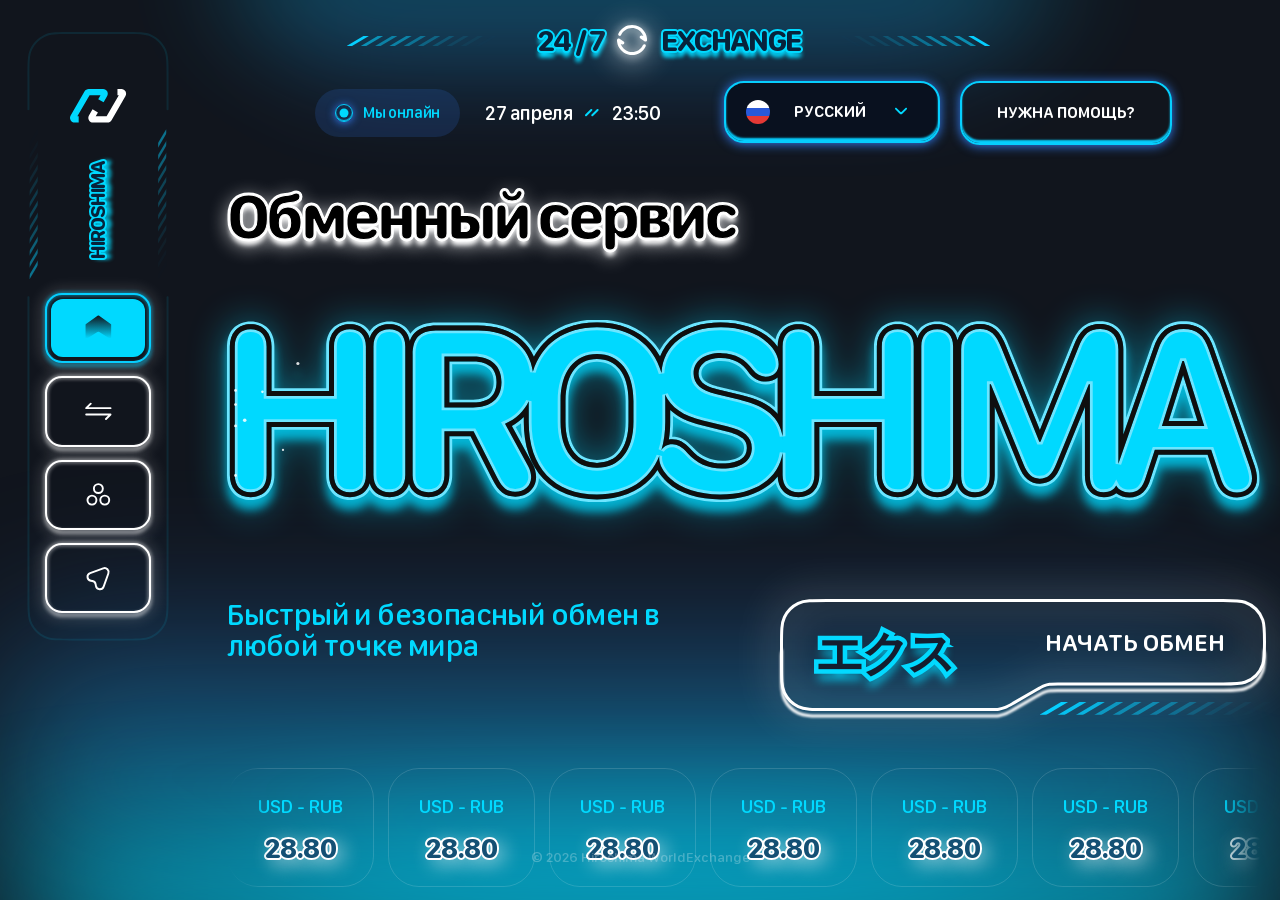
<file: index.html>
<!doctype html>
<html lang="ru">

<head>
    <meta charset="UTF-8" />
    <meta name="viewport" content="width=device-width, initial-scale=1.0" />
    <title>Hiroshima</title>
    <link rel="icon" type="image/svg+xml" href="./favicon.svg">
    <link rel="icon" type="image/png" sizes="32x32" href="./favicon-32x32.png">
    <link rel="apple-touch-icon" sizes="180x180" href="./apple-touch-icon.png">
    <link href="https://unpkg.com/aos@2.3.1/dist/aos.css" rel="stylesheet" />
    <script src="https://unpkg.com/aos@2.3.1/dist/aos.js"></script>
    <script type="module" crossorigin src="./scripts/index.js"></script>
    <link rel="stylesheet" crossorigin href="./styles/index.css">
</head>

<body>
    <div class="site-container">
        <main class="main">
            <section class="hero">
                <div class="container">
                    <svg class="hero__top-bg" width="1046" height="188" viewBox="0 0 1046 188" fill="none"
                        xmlns="http://www.w3.org/2000/svg">
                        <g filter="url(#filter0_f_11_7)">
                            <path
                                d="M210.168 72.6404L115.615 -15.3596C102.317 -27.7359 111.074 -50 129.24 -50H524.894H916.515C935.179 -50 943.671 -26.6984 929.383 -14.6897L824.683 73.3104C821.079 76.3394 816.522 78 811.815 78H517.515H223.794C218.738 78 213.87 76.085 210.168 72.6404Z"
                                fill="url(#paint0_linear_11_7)" fill-opacity="0.6" />
                        </g>
                        <defs>
                            <filter id="filter0_f_11_7" x="1.52588e-05" y="-159.2" width="1045.75" height="346.4"
                                filterUnits="userSpaceOnUse" color-interpolation-filters="sRGB">
                                <feFlood flood-opacity="0" result="BackgroundImageFix" />
                                <feBlend mode="normal" in="SourceGraphic" in2="BackgroundImageFix" result="shape" />
                                <feGaussianBlur stdDeviation="54.6" result="effect1_foregroundBlur_11_7" />
                            </filter>
                            <linearGradient id="paint0_linear_11_7" x1="524.894" y1="78" x2="524.894" y2="-50"
                                gradientUnits="userSpaceOnUse">
                                <stop stop-color="#337DF5" stop-opacity="0.3" />
                                <stop offset="1" stop-color="#00D9FF" />
                            </linearGradient>
                        </defs>
                    </svg>

                    <div class="hero__wrapper">
                        <aside class="hero__aside">
                            <div class="hero__aside-logo">
                                <svg width="133" height="49" viewBox="0 0 133 49" fill="none"
                                    xmlns="http://www.w3.org/2000/svg">
                                    <path
                                        d="M73.7798 0C79.015 0 82.2872 5.66731 79.6696 10.2012L74.484 19.1826L66.7053 14.6915L70.0017 8.98216H54.1967L36.5652 39.5208H38.5155V48.5029H32.7871C27.5519 48.5029 24.2798 42.8356 26.8974 38.3018L47.0476 3.40039C48.2624 1.29622 50.5077 0 52.9374 0H73.7798Z"
                                        fill="#00D9FF" />
                                    <path
                                        d="M59.2201 48.5029C53.9849 48.5029 50.7127 42.8356 53.3304 38.3018L58.5159 29.3203L66.2946 33.8114L62.9982 39.5208H78.8032L96.4347 8.98217H94.4844V3.8147e-06H100.213C105.448 3.8147e-06 108.72 5.66733 106.103 10.2012L85.9524 45.1025C84.7375 47.2067 82.4923 48.5029 80.0626 48.5029H59.2201Z"
                                        fill="white" />
                                </svg>
                            </div>

                            <span class="hero__aside-text neon-text" data-label="HIROSHIMA">HIROSHIMA</span>
                            <nav class="hero__aside-nav">
                                <ul class="hero__aside-list list-reset">
                                    <li class="hero__aside-item">
                                        <a class="hero__aside-link hero__aside-link--active" href="index.html">
                                            <svg class="hero__aside-link-icon-default" width="48" height="48"
                                                viewBox="0 0 48 48" fill="none" xmlns="http://www.w3.org/2000/svg">
                                                <path
                                                    d="M24 2.5C24.4704 2.5 24.9429 2.56634 25.3926 2.70117C25.8394 2.83519 26.2689 3.03956 26.6504 3.31543L26.6514 3.31445L44.1514 15.9111L44.1562 15.915C44.5377 16.1919 44.8756 16.5464 45.1191 16.9756C45.3629 17.4053 45.5019 17.8934 45.5 18.4062V38.2002C45.5 39.2642 44.911 40.1381 44.1436 40.6904C43.383 41.2378 42.4292 41.5 41.5 41.5C41.2072 41.5 40.9204 41.4147 40.6758 41.2539L24 30.2949L7.32422 41.2539C7.07956 41.4147 6.79275 41.5 6.5 41.5C5.57083 41.5 4.61701 41.2378 3.85645 40.6904C3.08906 40.1381 2.5 39.2642 2.5 38.2002V18.4062C2.49809 17.8933 2.63709 17.4053 2.88086 16.9756L2.97656 16.8174C3.20954 16.4584 3.51006 16.1573 3.84375 15.915L3.84863 15.9111L21.3486 3.31445V3.31543C21.7302 3.03932 22.1603 2.83527 22.6074 2.70117C23.0571 2.56634 23.5296 2.5 24 2.5Z"
                                                    stroke="white" stroke-width="3" stroke-linecap="round"
                                                    stroke-linejoin="round" />
                                            </svg>
                                            <svg class="hero__aside-link-icon-active" width="48" height="48"
                                                viewBox="0 0 48 48" fill="none" xmlns="http://www.w3.org/2000/svg">
                                                <path
                                                    d="M43.275 17.1286L25.775 4.53228C25.5426 4.36362 25.2661 4.22975 24.9614 4.13839C24.6568 4.04704 24.33 4 24 4C23.67 4 23.3432 4.04704 23.0386 4.13839C22.7339 4.22975 22.4574 4.36362 22.225 4.53228L4.72504 17.1286C4.49334 17.2968 4.31002 17.4962 4.18561 17.7154C4.0612 17.9347 3.99814 18.1694 4.00004 18.4063V38.2005C4.00004 38.6778 4.26343 39.1355 4.73227 39.4729C4.83269 39.5452 4.94078 39.6107 5.05515 39.669C5.92455 40.1122 6.93458 39.7144 7.7501 39.1785L21.2541 30.3044C22.9209 29.2091 25.0791 29.2091 26.7459 30.3044L40.2499 39.1785C41.0654 39.7144 42.0754 40.1122 42.9449 39.669C43.0592 39.6107 43.1673 39.5452 43.2677 39.4729C43.7366 39.1355 44 38.6778 44 38.2005V18.4063C44.0019 18.1694 43.9388 17.9347 43.8144 17.7154C43.69 17.4962 43.5067 17.2968 43.275 17.1286Z"
                                                    fill="url(#paint0_linear_11_39)" />
                                                <defs>
                                                    <linearGradient id="paint0_linear_11_39" x1="24" y1="4" x2="24"
                                                        y2="40" gradientUnits="userSpaceOnUse">
                                                        <stop stop-color="#11151D" />
                                                        <stop offset="1" stop-color="#11151D" stop-opacity="0" />
                                                    </linearGradient>
                                                </defs>
                                            </svg>

                                        </a>
                                    </li>
                                    <li class="hero__aside-item">
                                        <a class="hero__aside-link" href="exchange.html">
                                            <svg width="48" height="48" viewBox="0 0 48 48" fill="none"
                                                xmlns="http://www.w3.org/2000/svg">
                                                <path d="M43 19H5L12.125 12" stroke="white" stroke-width="3"
                                                    stroke-linecap="round" stroke-linejoin="round" />
                                                <path d="M5 29H43L35.875 36" stroke="white" stroke-width="3"
                                                    stroke-linecap="round" stroke-linejoin="round" />
                                            </svg>
                                        </a>
                                    </li>
                                    <li class="hero__aside-item">
                                        <a class="hero__aside-link" href="about.html">
                                            <svg width="48" height="48" viewBox="0 0 48 48" fill="none"
                                                xmlns="http://www.w3.org/2000/svg">
                                                <path
                                                    d="M24 21.9995C27.866 21.9995 31 18.8655 31 14.9995C31 11.1335 27.866 7.99951 24 7.99951C20.134 7.99951 17 11.1335 17 14.9995C17 18.8655 20.134 21.9995 24 21.9995Z"
                                                    stroke="white" stroke-width="3" />
                                                <path
                                                    d="M34 39.9995C37.866 39.9995 41 36.8655 41 32.9995C41 29.1335 37.866 25.9995 34 25.9995C30.134 25.9995 27 29.1335 27 32.9995C27 36.8655 30.134 39.9995 34 39.9995Z"
                                                    stroke="white" stroke-width="3" />
                                                <path
                                                    d="M14 39.9995C17.866 39.9995 21 36.8655 21 32.9995C21 29.1335 17.866 25.9995 14 25.9995C10.134 25.9995 7 29.1335 7 32.9995C7 36.8655 10.134 39.9995 14 39.9995Z"
                                                    stroke="white" stroke-width="3" />
                                            </svg>
                                        </a>
                                    </li>
                                    <li class="hero__aside-item">
                                        <a class="hero__aside-link" href="https://t.me/HiroshimaNew" target="_blank">
                                            <svg width="48" height="48" viewBox="0 0 48 48" fill="none"
                                                xmlns="http://www.w3.org/2000/svg">
                                                <path
                                                    d="M32.2536 36.8549L39.6167 16.4013C41.4126 11.4128 36.5871 6.58738 31.5985 8.38328L11.1449 15.7465C5.0852 17.928 5.86409 26.7351 12.2129 27.8191L14.6439 28.2339C17.265 28.6817 19.3184 30.7351 19.7658 33.3562L20.1809 35.7871C21.265 42.136 30.072 42.9148 32.2536 36.8549Z"
                                                    stroke="white" stroke-width="3" stroke-linecap="round"
                                                    stroke-linejoin="round" />
                                            </svg>
                                        </a>
                                    </li>
                                </ul>
                            </nav>

                        </aside>
                        <div class="hero__content">
                            <header class="header">
                                <div class="header__wrapper">
                                    <div class="header__content">
                                        <svg class="header__content-el" width="193" height="13" viewBox="0 0 193 13"
                                            fill="none" xmlns="http://www.w3.org/2000/svg">
                                            <g clip-path="url(#clip0_11_113)">
                                                <path d="M193 -1.78711L165.429 14.5515" stroke="#06CEFE"
                                                    stroke-opacity="0.01" stroke-width="3.57407" />
                                                <path d="M174.619 -1.78711L147.048 14.5515" stroke="#06CEFE"
                                                    stroke-opacity="0.05" stroke-width="3.57407" />
                                                <path d="M156.238 -1.78711L128.667 14.5515" stroke="#06CEFE"
                                                    stroke-opacity="0.1" stroke-width="3.57407" />
                                                <path d="M137.857 -1.78711L110.286 14.5515" stroke="#06CEFE"
                                                    stroke-opacity="0.2" stroke-width="3.57407" />
                                                <path d="M119.476 -1.78711L91.9048 14.5515" stroke="#06CEFE"
                                                    stroke-opacity="0.3" stroke-width="3.57407" />
                                                <path d="M101.095 -1.78711L73.5238 14.5515" stroke="#06CEFE"
                                                    stroke-opacity="0.4" stroke-width="3.57407" />
                                                <path d="M82.7142 -1.78711L55.1428 14.5515" stroke="#06CEFE"
                                                    stroke-opacity="0.5" stroke-width="3.57407" />
                                                <path d="M64.3334 -1.78711L36.7619 14.5515" stroke="#06CEFE"
                                                    stroke-opacity="0.5" stroke-width="3.57407" />
                                                <path d="M45.9524 -1.78711L18.381 14.5515" stroke="#06CEFE"
                                                    stroke-opacity="0.6" stroke-width="3.57407" />
                                                <path d="M27.5714 -1.78687L-1.84774e-05 14.5518" stroke="#06CEFE"
                                                    stroke-width="3.57407" />
                                            </g>
                                            <defs>
                                                <clipPath id="clip0_11_113">
                                                    <rect width="193" height="12.7646" fill="white"
                                                        transform="translate(193 12.7646) rotate(-180)" />
                                                </clipPath>
                                            </defs>
                                        </svg>
                                        <div class="header__inner">
                                            <span class="header__content-text neon-text" data-label="24 / 7">24 /
                                                7</span>
                                            <svg class="header__content-refresh" width="31" height="31"
                                                viewBox="0 0 31 31" fill="none" xmlns="http://www.w3.org/2000/svg">
                                                <path
                                                    d="M4.77642e-05 15.1457C-0.00934216 13.8487 1.36766 13.1064 2.43051 13.6797L2.57334 13.7662L6.59657 16.477C8.05797 17.4616 7.16403 19.6968 5.49435 19.4918L5.31892 19.4618L3.72132 19.1113C5.0144 22.6816 7.97364 25.5813 11.9164 26.6378C17.6722 28.18 23.5749 25.2709 25.9631 20.0199C26.3067 19.2647 27.1975 18.9308 27.9528 19.2743C28.7082 19.6179 29.0419 20.5087 28.6984 21.2639C25.7119 27.8301 18.3367 31.4689 11.1387 29.5403C5.12329 27.9283 0.946574 22.8868 0.141567 17.0887C0.0527744 16.4492 0.00493744 15.8003 4.77642e-05 15.1457ZM1.35642 8.79197C4.34285 2.22593 11.7181 -1.41295 18.9161 0.515738C24.9316 2.12757 29.1083 7.16906 29.9133 12.9672C30.0021 13.6067 30.0498 14.2556 30.0547 14.9102C30.0641 16.2072 28.6872 16.9495 27.6243 16.3762L27.4815 16.2898L23.458 13.579C21.9967 12.5943 22.8905 10.3592 24.5601 10.564L24.7355 10.594L26.3333 10.9444C25.0402 7.37417 22.081 4.47461 18.1384 3.41819C12.3827 1.87592 6.47989 4.78511 4.09162 10.036C3.74809 10.7913 2.8573 11.1251 2.102 10.7816C1.3467 10.4381 1.01289 9.54727 1.35642 8.79197Z"
                                                    fill="white" />
                                            </svg>

                                            <span class="header__content-text neon-text"
                                                data-label="EXCHANGE">EXCHANGE</span>

                                        </div>
                                        <svg class="header__content-el" width="193" height="13" viewBox="0 0 193 13"
                                            fill="none" xmlns="http://www.w3.org/2000/svg">
                                            <g clip-path="url(#clip0_11_124)">
                                                <path d="M0 -1.78711L27.5714 14.5515" stroke="#06CEFE"
                                                    stroke-opacity="0.01" stroke-width="3.57407" />
                                                <path d="M18.381 -1.78711L45.9524 14.5515" stroke="#06CEFE"
                                                    stroke-opacity="0.05" stroke-width="3.57407" />
                                                <path d="M36.7619 -1.78711L64.3333 14.5515" stroke="#06CEFE"
                                                    stroke-opacity="0.1" stroke-width="3.57407" />
                                                <path d="M55.1429 -1.78711L82.7143 14.5515" stroke="#06CEFE"
                                                    stroke-opacity="0.2" stroke-width="3.57407" />
                                                <path d="M73.5238 -1.78711L101.095 14.5515" stroke="#06CEFE"
                                                    stroke-opacity="0.3" stroke-width="3.57407" />
                                                <path d="M91.9048 -1.78711L119.476 14.5515" stroke="#06CEFE"
                                                    stroke-opacity="0.4" stroke-width="3.57407" />
                                                <path d="M110.286 -1.78711L137.857 14.5515" stroke="#06CEFE"
                                                    stroke-opacity="0.5" stroke-width="3.57407" />
                                                <path d="M128.667 -1.78711L156.238 14.5515" stroke="#06CEFE"
                                                    stroke-opacity="0.5" stroke-width="3.57407" />
                                                <path d="M147.048 -1.78711L174.619 14.5515" stroke="#06CEFE"
                                                    stroke-opacity="0.6" stroke-width="3.57407" />
                                                <path d="M165.429 -1.78687L193 14.5518" stroke="#06CEFE"
                                                    stroke-width="3.57407" />
                                            </g>
                                            <defs>
                                                <clipPath id="clip0_11_124">
                                                    <rect width="193" height="12.7646" fill="white"
                                                        transform="matrix(1 0 0 -1 0 12.7646)" />
                                                </clipPath>
                                            </defs>
                                        </svg>
                                    </div>

                                    <div class="header__top">
                                        <span class="header__top-text">Быстрый и безопасный обмен в любой точке
                                            мира</span>
                                        <div class="header__top-content">
                                            <div class="header__top-info">
                                                <span class="header__top-status">
                                                    <span class="header__top-status-icon"></span>
                                                    Мы онлайн
                                                </span>
                                                <span class="header__top-info-text">
                                                    <span>27 апреля</span>
                                                    <svg width="14" height="8" viewBox="0 0 14 8" fill="none"
                                                        xmlns="http://www.w3.org/2000/svg">
                                                        <path d="M1 6.29297L6.29289 1.00008" stroke="#00D9FF"
                                                            stroke-width="2" stroke-linecap="round" />
                                                        <path d="M7.29285 6.29297L12.5857 1.00008" stroke="#00D9FF"
                                                            stroke-width="2" stroke-linecap="round" />
                                                    </svg>
                                                    <span>23:50</span>
                                                </span>
                                            </div>
                                            <div class="header__top-wrapper">
                                                <div class="header__top-mobile visible-tablet">
                                                    <div class="header__top-mobile-logo">
                                                        <svg width="66" height="24" viewBox="0 0 66 24" fill="none"
                                                            xmlns="http://www.w3.org/2000/svg">
                                                            <path
                                                                d="M36.1372 0C38.7014 0 40.3041 2.77582 39.022 4.99649L36.4821 9.39555L32.6722 7.19584L34.2867 4.39943H26.5455L17.9097 19.3571H18.8649V23.7565H16.0592C13.495 23.7565 11.8923 20.9807 13.1744 18.76L23.0439 1.6655C23.6389 0.634884 24.7386 0 25.9287 0H36.1372Z"
                                                                fill="#00D9FF" />
                                                            <path
                                                                d="M29.0065 23.7568C26.4423 23.7568 24.8396 20.981 26.1217 18.7603L28.6616 14.3613L32.4715 16.561L30.857 19.3574H38.5982L47.2341 4.39973H46.2788V0.000299454H49.0845C51.6487 0.000299454 53.2514 2.77613 51.9693 4.99679L42.0998 22.0913C41.5048 23.122 40.4051 23.7568 39.215 23.7568H29.0065Z"
                                                                fill="white" />
                                                        </svg>
                                                    </div>
                                                    <span class="header__top-mobile-text neon-text"
                                                        data-label="HIROSHIMA">
                                                        HIROSHIMA
                                                    </span>
                                                </div>

                                                <div class="header__top-action">
                                                    <div class="custom-select" data-select>
                                                        <button class="custom-select__trigger" type="button">
                                                            <span class="custom-select__flag flag-ru"></span>
                                                            <span
                                                                class="custom-select__text hidden-tablet">РУССКИЙ</span>
                                                            <span class="custom-select__arrow hidden-tablet">
                                                                <svg width="22" height="22" viewBox="0 0 22 22"
                                                                    fill="none" xmlns="http://www.w3.org/2000/svg">
                                                                    <path
                                                                        d="M5.23138 8.90095C4.87339 9.25892 4.87339 9.83935 5.23138 10.1973L9.71589 14.6774C10.432 15.3928 11.5923 15.3925 12.308 14.6769L16.7908 10.194C17.1489 9.83605 17.1489 9.25562 16.7908 8.89764C16.4329 8.53965 15.8524 8.53965 15.4945 8.89764L11.6577 12.7345C11.2997 13.0925 10.7193 13.0924 10.3613 12.7345L6.52774 8.90095C6.16976 8.54296 5.58936 8.54296 5.23138 8.90095Z"
                                                                        fill="#00D9FF" />
                                                                </svg>
                                                            </span>
                                                        </button>

                                                        <div class="custom-select__dropdown">
                                                            <div class="custom-select__option" data-value="ru">
                                                                <span class="custom-select__flag flag-ru"></span> <span
                                                                    class="hidden-tablet">РУССКИЙ</span>
                                                            </div>
                                                            <div class="custom-select__option" data-value="en">
                                                                <span class="custom-select__flag flag-en"></span> <span
                                                                    class="hidden-tablet">ENGLISH</span>
                                                            </div>
                                                            <div class="custom-select__option" data-value="tr">
                                                                <span class="custom-select__flag flag-tr"></span> <span
                                                                    class="hidden-tablet">TÜRKÇE</span>
                                                            </div>
                                                        </div>

                                                        <input type="hidden" name="language" value="ru">
                                                    </div>
                                                    <a class="header__top-link" href=""><span
                                                            class="hidden-tablet">нужна помощь</span>?</a>
                                                </div>
                                            </div>
                                        </div>
                                    </div>
                                </div>
                            </header>
                            <div class="hero__inner">
                                <span class="hero__inner-text neon-heading"><span>Обменный сервис</span></span>
                                <h1 class="hero__title">
                                    <svg width="100%" height="258" viewBox="0 0 1457 258" fill="none"
                                        xmlns="http://www.w3.org/2000/svg">
                                        <path
                                            d="M1273.03 243.891C1260.75 243.891 1252.28 236.421 1252.28 225.133C1252.28 220.651 1253.45 215.506 1256.27 207.04L1313.37 43.3669C1320.51 22.2853 1330.63 13.4875 1349.56 13.4875C1368.32 13.4875 1378.27 22.1193 1385.41 43.3669L1442.52 207.04C1444.84 214.178 1446 219.655 1446 224.303C1446 236.255 1437.54 243.891 1424.75 243.891C1412.64 243.891 1405.66 237.583 1401.18 222.145L1388.4 183.634H1308.89L1296.27 222.145C1291.62 237.749 1284.98 243.891 1273.03 243.891ZM1318.85 150.269H1378.61L1349.89 58.6386H1347.73L1318.85 150.269Z"
                                            fill="#00D9FF" />
                                        <path
                                            d="M1055.62 243.559C1042.51 243.559 1035.7 235.425 1035.7 219.821V42.3709C1035.7 24.2773 1045.83 13.3215 1061.93 13.3215C1076.37 13.3215 1084.84 20.1274 1092.64 40.545L1145.93 172.346H1147.59L1200.7 40.379C1208.51 19.7954 1216.81 13.3215 1231.58 13.3215C1248.01 13.3215 1257.48 23.9453 1257.48 42.3709V219.821C1257.48 235.093 1250.17 243.559 1237.06 243.559C1224.11 243.559 1217.3 235.425 1217.3 219.821V91.174H1215.81L1169.83 203.886C1163.69 219.489 1156.88 224.469 1146.76 224.469C1136.46 224.469 1129.66 219.157 1123.52 203.886L1077.54 91.174H1076.04V219.821C1076.04 235.093 1068.74 243.559 1055.62 243.559Z"
                                            fill="#00D9FF" />
                                        <path
                                            d="M1002.05 243.559C987.777 243.559 979.478 234.595 979.478 219.323V37.889C979.478 22.6173 987.611 13.6535 1001.89 13.6535C1016 13.6535 1024.3 22.6173 1024.3 37.889V219.323C1024.3 234.595 1016.16 243.559 1002.05 243.559Z"
                                            fill="#00D9FF" />
                                        <path
                                            d="M946.159 243.559C932.049 243.559 923.749 234.595 923.749 219.323V144.625H828.633V219.323C828.633 234.595 820.333 243.559 806.224 243.559C791.948 243.559 783.814 234.595 783.814 219.323V37.889C783.814 22.6173 791.948 13.6535 806.224 13.6535C820.333 13.6535 828.633 22.6173 828.633 37.889V107.774H923.749V37.889C923.749 22.6173 932.049 13.6535 946.159 13.6535C960.435 13.6535 968.734 22.6173 968.734 37.889V219.323C968.734 234.595 960.435 243.559 946.159 243.559Z"
                                            fill="#00D9FF" />
                                        <path
                                            d="M609.73 195.254C609.73 183.966 617.532 175.998 627.658 175.998C635.127 175.998 641.269 179.152 649.237 187.784C662.019 202.558 678.951 210.194 698.704 210.194C725.264 210.194 740.369 199.57 740.369 181.144C740.369 165.872 729.746 156.411 705.178 150.601L671.315 142.301C632.305 133.337 612.884 112.588 612.884 79.7202C612.884 38.055 645.751 10.9976 696.214 10.9976C723.272 10.9976 747.507 18.7994 762.447 32.5771C772.739 41.8729 778.217 52.4967 778.217 62.9545C778.217 73.4123 770.913 80.5502 760.123 80.5502C753.151 80.5502 747.175 77.5622 741.863 70.9224C731.738 55.8167 716.466 47.3508 696.878 47.3508C673.307 47.3508 658.201 58.6386 658.201 76.2343C658.201 90.344 668.493 100.304 689.574 105.118L723.604 113.252C765.103 122.713 784.69 142.799 784.69 176.164C784.69 219.323 750.329 246.713 696.214 246.713C666.833 246.713 640.771 238.579 625.832 224.469C615.374 214.842 609.73 204.716 609.73 195.254Z"
                                            fill="#00D9FF" />
                                        <path
                                            d="M425.686 144.459V114.911C425.686 50.3388 461.873 10.9976 521.964 10.9976C582.387 10.9976 618.242 50.3388 618.242 114.911V144.459C618.242 208.202 582.387 246.713 521.964 246.713C461.209 246.713 425.686 208.202 425.686 144.459ZM470.505 114.746V144.293C470.505 185.128 489.927 209.198 521.964 209.198C554.002 209.198 573.423 185.128 573.423 144.293V114.746C573.423 73.4123 554.002 48.5128 521.964 48.5128C489.927 48.5128 470.505 73.4123 470.505 114.746Z"
                                            fill="#00D9FF" />
                                        <path
                                            d="M306.713 219.323C306.713 234.595 298.579 243.559 284.469 243.559C270.194 243.559 261.894 234.595 261.894 219.323V49.5088C261.894 25.9373 272.186 15.3135 295.757 15.3135H353.69C402.161 15.3135 432.206 41.8729 432.206 84.7001C432.206 113.418 417.433 136.325 392.201 146.949L425.069 207.206C427.559 211.688 429.052 217.331 429.052 222.145C429.052 234.263 419.591 242.895 406.809 242.895C395.023 242.895 388.715 237.915 381.245 223.307L347.88 157.573H306.713V219.323ZM306.713 124.041H347.216C372.614 124.041 387.221 111.426 387.221 88.186C387.221 65.1125 372.448 51.9987 347.714 51.9987H306.713V124.041Z"
                                            fill="#00D9FF" />
                                        <path
                                            d="M229.239 243.559C214.963 243.559 206.663 234.595 206.663 219.323V37.889C206.663 22.6173 214.797 13.6535 229.073 13.6535C243.183 13.6535 251.482 22.6173 251.482 37.889V219.323C251.482 234.595 243.349 243.559 229.239 243.559Z"
                                            fill="#00D9FF" />
                                        <path
                                            d="M173.344 243.559C159.235 243.559 150.935 234.595 150.935 219.323V144.625H55.8188V219.323C55.8188 234.595 47.519 243.559 33.4093 243.559C19.1335 243.559 10.9997 234.595 10.9997 219.323V37.889C10.9997 22.6173 19.1335 13.6535 33.4093 13.6535C47.519 13.6535 55.8188 22.6173 55.8188 37.889V107.774H150.935V37.889C150.935 22.6173 159.235 13.6535 173.344 13.6535C187.62 13.6535 195.92 22.6173 195.92 37.889V219.323C195.92 234.595 187.62 243.559 173.344 243.559Z"
                                            fill="#00D9FF" />
                                        <mask id="path-2-outside-1_11_75" maskUnits="userSpaceOnUse" x="-0.000457764"
                                            y="-0.000488281" width="1457" height="258" fill="black">
                                            <rect fill="white" x="-0.000457764" y="-0.000488281" width="1457"
                                                height="258" />
                                            <path
                                                d="M1388.4 183.635L1401.18 222.147C1405.66 237.584 1412.64 243.892 1424.75 243.892C1437.53 243.892 1446 236.256 1446 224.304C1446 219.657 1444.84 214.179 1442.51 207.041L1385.41 43.3681C1378.27 22.1205 1368.31 13.4887 1349.56 13.4887C1330.63 13.4887 1320.51 22.2866 1313.37 43.3681L1257.47 203.575V42.3721C1257.47 24.2342 1248.31 13.6564 1232.34 13.3305L1231.58 13.3227C1216.81 13.3227 1208.51 19.7966 1200.7 40.3801L1147.59 172.348H1145.93L1092.64 40.5461C1084.96 20.4478 1076.64 13.5387 1062.6 13.3276L1061.93 13.3227C1045.83 13.3227 1035.7 24.2785 1035.7 42.3721V219.823L1035.71 220.548C1035.91 235.438 1042.5 243.308 1055.01 243.554L1055.62 243.56C1068.53 243.56 1075.81 235.357 1076.03 220.533L1076.04 219.823V91.1751H1077.53L1123.52 203.887C1129.56 218.92 1136.25 224.302 1146.27 224.467L1146.76 224.47C1156.88 224.47 1163.69 219.49 1169.83 203.887L1215.81 91.1751H1217.3V219.823L1217.31 220.548C1217.51 235.438 1224.1 243.308 1236.45 243.554L1237.06 243.56C1245.22 243.56 1251.12 240.283 1254.42 234.13C1257.68 240.218 1264.42 243.892 1273.03 243.892C1284.98 243.892 1291.62 237.75 1296.27 222.147L1308.89 183.635H1388.4ZM618.241 144.46V114.913C618.241 111.79 618.156 108.727 617.989 105.724C626.092 123.837 643.848 135.991 671.314 142.302L705.177 150.602C729.745 156.412 740.369 165.874 740.369 181.145L740.357 182.004C739.893 199.9 724.848 210.195 698.704 210.195V203.196C711.2 203.196 720.006 200.673 725.487 196.843C730.637 193.243 733.37 188.162 733.37 181.145C733.37 175.419 731.505 171.198 727.382 167.598C722.913 163.696 715.411 160.215 703.566 157.414L703.539 157.407L703.511 157.4L669.663 149.103C651.082 144.823 636.073 137.822 625.24 127.644V144.46C625.24 153.17 624.594 161.486 623.317 169.363C624.718 169.125 626.167 169 627.657 169C637.515 169 645.208 173.353 653.568 182.171L654.38 183.038L654.456 183.121L654.529 183.206C665.955 196.413 680.942 203.196 698.704 203.196V210.195L697.779 210.189C678.728 209.958 662.346 202.568 649.838 188.473L649.237 187.785C641.518 179.423 635.512 176.202 628.353 176.009L627.657 175.999C621.298 175.999 615.855 179.142 612.686 184.275C616.342 172.445 618.241 159.12 618.241 144.46ZM566.423 144.294V114.747C566.423 95.0742 561.791 80.2101 554.182 70.4275C546.74 60.859 535.976 55.5132 521.963 55.5132C507.95 55.5132 497.187 60.8591 489.745 70.4275C482.136 80.2101 477.503 95.0742 477.503 114.747V144.294C477.503 163.701 482.128 178.2 489.694 187.698C497.1 196.995 507.865 202.2 521.963 202.2V209.199C489.926 209.199 470.504 185.129 470.504 144.294V114.747C470.504 73.4136 489.926 48.5141 521.963 48.514C554 48.514 573.422 73.4135 573.422 114.747V144.294C573.422 185.129 554 209.199 521.963 209.199V202.2C536.061 202.2 546.827 196.995 554.233 187.698C561.799 178.2 566.423 163.701 566.423 144.294ZM1349.89 58.6398L1378.61 150.27H1318.85L1347.73 58.6398H1349.89ZM1328.39 143.271H1369.08L1348.79 78.5496L1328.39 143.271ZM380.221 88.1872C380.221 78.2001 377.074 71.1981 372.036 66.6223C366.902 61.9597 358.903 58.9991 347.713 58.9991H313.711V117.043H347.215V124.042H306.712V51.9999H347.713C372.447 52 387.221 65.1137 387.221 88.1872L387.21 89.2691C386.761 111.818 372.216 124.042 347.215 124.042V117.043C358.844 117.043 366.96 114.153 372.095 109.595C377.101 105.153 380.221 98.2854 380.221 88.1872ZM828.632 37.8902C828.632 22.6185 820.332 13.6547 806.223 13.6547C791.947 13.6547 783.813 22.6185 783.813 37.8902V164.561C779.668 138.537 760.738 122.152 725.532 113.704L723.603 113.253L689.574 105.119C668.822 100.38 658.524 90.655 658.207 76.8936L658.2 76.2354C658.2 58.6398 673.306 47.352 696.878 47.352L697.793 47.3579C716.941 47.6179 731.895 56.0539 741.863 70.9235C747.009 77.3557 752.777 80.361 759.471 80.5425L760.122 80.5513C770.912 80.5512 778.216 73.4134 778.216 62.9557C778.216 52.498 772.738 41.8741 762.446 32.5783C747.74 19.0158 724.026 11.2441 697.479 11.0046L696.214 10.9987C647.449 10.9987 615.115 36.266 612.995 75.5656C600.989 34.724 568.885 10.9987 521.963 10.9987C475.984 10.9988 444 34.0317 431.513 73.7767C426.812 37.7158 398.386 15.6942 354.822 15.3195L353.689 15.3146V8.31543C379.156 8.31546 400.593 15.2993 415.759 28.7028C423.224 35.3005 428.993 43.302 432.941 52.4618C436.644 45.6792 441.053 39.5023 446.151 33.9893C464.264 14.4008 490.333 3.99955 521.963 3.99951C553.75 3.99951 579.827 14.3951 597.906 33.9951C602.909 39.4198 607.241 45.4877 610.89 52.1405C615.146 41.2764 622.024 31.8759 631.172 24.3351C647.247 11.0847 669.789 3.99951 696.214 3.99951C724.4 3.99958 750.561 12.0965 767.191 27.4334H767.19C770.916 30.8055 774.152 34.4171 776.814 38.2124V37.8902C776.814 29.0686 779.17 21.1143 784.513 15.3068C789.933 9.41587 797.577 6.65546 806.223 6.65546C814.805 6.65546 822.431 9.42719 827.857 15.2931C833.214 21.0852 835.631 29.0332 835.631 37.8902V100.776H916.749V37.8902C916.749 29.0332 919.166 21.0852 924.524 15.2931C929.95 9.42719 937.576 6.65546 946.158 6.65546C954.8 6.65546 962.468 9.41268 967.924 15.2795C970.797 18.3687 972.825 22.0714 974.093 26.1972C975.34 22.0884 977.337 18.3943 980.177 15.3068C985.597 9.41599 993.24 6.65554 1001.89 6.65546C1010.47 6.65546 1018.09 9.42719 1023.52 15.2931C1027.09 19.1508 1029.35 23.9649 1030.46 29.3667C1031.92 24.4107 1034.29 20.0012 1037.6 16.3555C1043.67 9.67928 1052.22 6.32347 1061.93 6.32347C1070.38 6.32351 1077.89 8.36624 1084.36 13.9935C1090.55 19.3624 1095.12 27.4302 1099.16 38.0025L1146.74 155.695L1194.19 37.8052C1198.23 27.1907 1202.76 19.1369 1208.98 13.8148C1215.5 8.22732 1223.07 6.32347 1231.58 6.32347C1241.37 6.32352 1249.91 9.5427 1255.91 16.2813C1261.82 22.9046 1264.47 32.0339 1264.47 42.3721V162.267L1306.76 41.0627C1310.51 29.9978 1315.36 21.1575 1322.56 15.1506C1329.94 8.98413 1338.95 6.4895 1349.56 6.48946C1360.06 6.48946 1369.01 8.93655 1376.35 15.1027C1383.49 21.1059 1388.29 29.9684 1392.04 41.1115L1449.12 204.735L1449.15 204.805L1449.17 204.874C1451.57 212.259 1453 218.561 1453 224.304C1453 232.017 1450.22 238.867 1444.9 243.741C1439.64 248.556 1432.52 250.891 1424.75 250.891C1417.37 250.891 1410.77 248.92 1405.37 243.963C1400.23 239.244 1396.9 232.456 1394.51 224.257L1383.35 190.635H1313.96L1302.94 224.269C1300.48 232.49 1297.21 239.28 1292.17 243.988C1286.84 248.963 1280.32 250.891 1273.03 250.891C1266.02 250.891 1259.52 248.897 1254.49 244.898C1249.74 248.763 1243.71 250.559 1237.06 250.559C1229.04 250.559 1221.91 247.974 1216.95 242.023C1212.18 236.297 1210.3 228.495 1210.3 219.823V123.2L1176.31 206.531C1173.07 214.743 1169.32 221.087 1164.34 225.348C1159.08 229.848 1153.11 231.47 1146.76 231.47C1140.24 231.47 1134.25 229.727 1129.01 225.208C1124.02 220.912 1120.27 214.574 1117.02 206.499V206.498L1083.04 123.2V219.823C1083.04 228.47 1080.98 236.262 1076.05 241.984C1070.99 247.869 1063.76 250.559 1055.62 250.559C1047.55 250.559 1040.37 247.992 1035.38 242.04C1032.65 238.783 1030.87 234.854 1029.84 230.479C1028.61 234.798 1026.57 238.676 1023.63 241.894C1018.24 247.784 1010.64 250.559 1002.05 250.559C993.41 250.559 985.742 247.803 980.286 241.936C977.404 238.837 975.372 235.119 974.105 230.978C972.838 235.119 970.806 238.837 967.924 241.936C962.468 247.803 954.8 250.559 946.158 250.559C937.576 250.559 929.95 247.788 924.524 241.922C919.166 236.13 916.749 228.182 916.749 219.325V151.625H835.631V219.325C835.631 228.182 833.214 236.13 827.857 241.922C822.431 247.788 814.805 250.559 806.223 250.559C797.577 250.559 789.933 247.799 784.513 241.908C779.569 236.534 777.184 229.321 776.855 221.284C773.474 225.606 769.549 229.557 765.108 233.097C748.184 246.591 724.375 253.713 696.214 253.713C665.848 253.713 637.749 245.354 621.025 229.559V229.558C615.212 224.196 610.472 218.398 607.274 212.335C604.459 216.607 601.322 220.596 597.864 224.281C579.771 243.555 553.704 253.713 521.963 253.713C490.065 253.713 463.989 243.56 445.932 224.274C427.932 205.05 418.686 177.595 418.686 144.46V137.472C413.849 142.375 408.22 146.609 401.868 150.059L431.189 203.814C434.224 209.278 436.051 216.083 436.051 222.147C436.051 238.622 422.944 249.895 406.808 249.895C399.815 249.895 393.654 248.378 388.134 244.124C382.903 240.091 378.886 234.069 375.013 226.496L375.003 226.476L343.583 164.573H313.711V219.325C313.711 228.146 311.355 236.091 306.045 241.894C300.656 247.784 293.055 250.559 284.469 250.559C275.826 250.559 268.158 247.803 262.702 241.936C259.951 238.979 257.977 235.458 256.7 231.544C255.449 235.437 253.515 238.943 250.814 241.894C245.425 247.784 237.824 250.559 229.238 250.559C220.596 250.559 212.928 247.803 207.471 241.936C204.589 238.837 202.558 235.119 201.291 230.978C200.023 235.119 197.992 238.837 195.11 241.936C189.654 247.803 181.986 250.559 173.344 250.559C164.761 250.559 157.135 247.788 151.709 241.922C146.352 236.13 143.935 228.182 143.935 219.325V151.625H62.8171V219.325C62.8171 228.182 60.4001 236.13 55.0426 241.922C49.6166 247.788 41.9906 250.559 33.4083 250.559C24.7623 250.559 17.1185 247.799 11.6989 241.908C6.35616 236.101 3.99954 228.146 3.99954 219.325V37.8902C3.99954 29.0686 6.35616 21.1143 11.6989 15.3068C17.1185 9.41587 24.7623 6.65546 33.4083 6.65546C41.9906 6.65546 49.6166 9.42719 55.0426 15.2931C60.4001 21.0852 62.8171 29.0332 62.8171 37.8902V100.776H143.935V37.8902C143.935 29.0332 146.352 21.0852 151.709 15.2931C157.135 9.42719 164.761 6.65546 173.344 6.65546C181.986 6.65546 189.653 9.41268 195.11 15.2795C197.983 18.3687 200.011 22.0714 201.279 26.1972C202.526 22.0884 204.523 18.3943 207.363 15.3068C212.783 9.416 220.426 6.65554 229.072 6.65546C237.654 6.65546 245.28 9.42719 250.706 15.2931C254.468 19.3603 256.778 24.4908 257.821 30.2524C259.431 25.84 261.77 21.9381 264.999 18.6609C272.391 11.1575 283.077 8.31543 295.756 8.31543V15.3146L294.661 15.3224C271.865 15.6499 261.893 26.3068 261.893 49.51V219.325L261.899 220.035C262.149 234.639 270.155 243.283 283.804 243.553L284.469 243.56C298.358 243.56 306.457 234.874 306.706 220.035L306.712 219.325V157.574H347.879L381.245 223.309C388.598 237.688 394.825 242.738 406.259 242.892L406.808 242.896C419.39 242.896 428.755 234.532 429.045 222.712L429.052 222.147C429.052 217.333 427.558 211.689 425.068 207.207L392.2 146.95C407.565 140.481 419.051 129.456 425.685 115.339V144.46C425.685 208.203 461.208 246.714 521.963 246.714C565.355 246.714 596.077 226.853 609.948 192.048C609.804 193.083 609.729 194.153 609.729 195.255C609.729 204.717 615.373 214.843 625.831 224.47C640.537 238.36 666.02 246.459 694.839 246.708L696.214 246.714C745.308 246.714 778.143 224.171 783.813 187.762V219.325C783.813 234.596 791.947 243.56 806.223 243.56C820.332 243.56 828.632 234.596 828.632 219.325V144.626H923.748V219.325C923.748 234.596 932.048 243.56 946.158 243.56C960.434 243.56 968.733 234.596 968.733 219.325V37.8902C968.733 22.6185 960.434 13.6547 946.158 13.6547C932.048 13.6547 923.748 22.6185 923.748 37.8902V107.775H828.632V37.8902ZM353.689 8.31543V15.3146H295.756V8.31543H353.689ZM665.2 76.2354C665.2 81.3701 666.981 85.5265 670.754 89.0435C674.607 92.6357 680.858 95.8356 690.216 98.0806L691.131 98.2954L691.166 98.3032L691.201 98.311L725.23 106.445C746.65 111.338 763.354 119.166 774.727 130.867C775.447 131.607 776.142 132.36 776.814 133.125V81.8471C772.306 85.6169 766.466 87.5505 760.122 87.5505C750.705 87.5505 742.823 83.3296 736.397 75.2961L736.213 75.0656L736.049 74.8205C727.231 61.6664 714.147 54.3513 696.878 54.3512C686.117 54.3512 678.064 56.9371 672.888 60.8026C667.908 64.5223 665.2 69.6779 665.2 76.2354ZM150.934 107.775H55.8179V37.8902C55.8179 22.6185 47.518 13.6547 33.4083 13.6547C19.1326 13.6547 10.9987 22.6185 10.9987 37.8902V219.325C10.9987 234.596 19.1326 243.56 33.4083 243.56C47.518 243.56 55.8179 234.596 55.8179 219.325V144.626H150.934V219.325C150.934 234.596 159.234 243.56 173.344 243.56C187.619 243.56 195.919 234.596 195.919 219.325V37.8902C195.919 22.6185 187.619 13.6547 173.344 13.6547C159.234 13.6547 150.934 22.6185 150.934 37.8902V107.775ZM206.662 219.325C206.662 234.596 214.962 243.56 229.238 243.56C243.347 243.56 251.481 234.596 251.481 219.325V37.8902C251.481 22.6185 243.181 13.6547 229.072 13.6547C214.796 13.6548 206.662 22.6186 206.662 37.8902V219.325ZM979.476 219.325C979.476 234.596 987.776 243.56 1002.05 243.56C1016.16 243.56 1024.3 234.596 1024.3 219.325V37.8902C1024.3 22.6185 1016 13.6547 1001.89 13.6547C987.61 13.6548 979.476 22.6186 979.476 37.8902V219.325Z" />
                                        </mask>
                                        <path
                                            d="M1388.4 183.635L1392.2 182.375L1391.29 179.636H1388.4V183.635ZM1401.18 222.147L1405.02 221.031L1405 220.959L1404.98 220.887L1401.18 222.147ZM1424.75 243.892V247.892V247.892V243.892ZM1442.51 207.041L1446.32 205.803L1446.3 205.763L1446.29 205.723L1442.51 207.041ZM1385.41 43.3681L1381.62 44.6417L1381.63 44.6637L1381.64 44.6856L1385.41 43.3681ZM1349.56 13.4887V9.48912V9.48912V13.4887ZM1313.37 43.3681L1317.15 44.6856L1317.15 44.6682L1317.16 44.6507L1313.37 43.3681ZM1257.47 203.575H1253.48L1261.25 204.893L1257.47 203.575ZM1232.34 13.3305L1232.43 9.33177L1232.41 9.33135L1232.38 9.33114L1232.34 13.3305ZM1231.58 13.3227L1231.62 9.32333L1231.6 9.32312H1231.58V13.3227ZM1200.7 40.3801L1204.41 41.8736L1204.43 41.8358L1204.44 41.7977L1200.7 40.3801ZM1147.59 172.348V176.347H1150.29L1151.3 173.841L1147.59 172.348ZM1145.93 172.348L1142.22 173.847L1143.23 176.347H1145.93V172.348ZM1092.64 40.5461L1088.9 41.9737L1088.92 42.0096L1088.93 42.0452L1092.64 40.5461ZM1062.6 13.3276L1062.66 9.32846L1062.65 9.32822L1062.63 9.32811L1062.6 13.3276ZM1061.93 13.3227L1061.96 9.32323L1061.95 9.32312H1061.93V13.3227ZM1035.7 219.823H1031.7V219.836L1031.7 219.85L1035.7 219.823ZM1035.71 220.548L1031.71 220.575V220.589L1031.71 220.603L1035.71 220.548ZM1055.01 243.554L1054.93 247.553L1054.95 247.553L1054.97 247.554L1055.01 243.554ZM1055.62 243.56L1055.58 247.559L1055.6 247.56H1055.62V243.56ZM1076.03 220.533L1080.03 220.594L1080.03 220.58L1080.03 220.566L1076.03 220.533ZM1076.04 219.823L1080.04 219.856L1080.04 219.839V219.823H1076.04ZM1076.04 91.1751V87.1756H1072.04V91.1751H1076.04ZM1077.53 91.1751L1081.24 89.6644L1080.22 87.1756H1077.53V91.1751ZM1123.52 203.887L1127.23 202.395L1127.22 202.385L1127.22 202.376L1123.52 203.887ZM1146.27 224.467L1146.21 228.466L1146.23 228.466L1146.24 228.466L1146.27 224.467ZM1146.76 224.47L1146.72 228.47L1146.74 228.47H1146.76V224.47ZM1169.83 203.887L1166.13 202.376L1166.12 202.399L1166.11 202.422L1169.83 203.887ZM1215.81 91.1751V87.1756H1213.12L1212.11 89.6644L1215.81 91.1751ZM1217.3 91.1751H1221.3V87.1756H1217.3V91.1751ZM1217.3 219.823H1213.3V219.836L1213.3 219.85L1217.3 219.823ZM1217.31 220.548L1213.31 220.575L1213.31 220.589L1213.31 220.603L1217.31 220.548ZM1236.45 243.554L1236.38 247.553L1236.4 247.553L1236.42 247.554L1236.45 243.554ZM1237.06 243.56L1237.02 247.559L1237.04 247.56H1237.06L1237.06 243.56ZM1254.42 234.13L1257.95 232.243L1254.43 225.659L1250.9 232.239L1254.42 234.13ZM1273.03 243.892L1273.03 247.892H1273.03V243.892ZM1296.27 222.147L1292.47 220.901L1292.45 220.953L1292.44 221.005L1296.27 222.147ZM1308.89 183.635V179.636H1305.99L1305.09 182.39L1308.89 183.635ZM617.989 105.724L621.64 104.091L613.996 105.946L617.989 105.724ZM671.314 142.302L672.266 138.418L672.238 138.411L672.21 138.404L671.314 142.302ZM705.177 150.602L704.225 154.487L704.241 154.49L704.257 154.494L705.177 150.602ZM740.369 181.145L744.368 181.2L744.368 181.173V181.145H740.369ZM740.357 182.004L744.355 182.107L744.356 182.083L744.356 182.058L740.357 182.004ZM698.704 210.195L698.678 214.194L698.691 214.194H698.704L698.704 210.195ZM725.487 196.843L727.778 200.121L727.778 200.121L725.487 196.843ZM727.382 167.598L730.013 164.585L730.013 164.585L727.382 167.598ZM703.566 157.414L702.596 161.294L702.621 161.3L702.646 161.306L703.566 157.414ZM703.539 157.407L704.509 153.527L704.493 153.523L704.477 153.519L703.539 157.407ZM703.511 157.4L702.559 161.285L702.565 161.286L702.572 161.288L703.511 157.4ZM669.663 149.103L670.615 145.219L670.588 145.212L670.561 145.206L669.663 149.103ZM625.24 127.644L627.979 124.729L621.241 118.398V127.644H625.24ZM623.317 169.363L619.369 168.723L618.473 174.244L623.987 173.306L623.317 169.363ZM627.657 169L627.657 165.001H627.657V169ZM653.568 182.171L656.488 179.438L656.48 179.428L656.471 179.419L653.568 182.171ZM654.38 183.038L657.326 180.334L657.313 180.319L657.3 180.305L654.38 183.038ZM654.456 183.121L657.485 180.509L657.444 180.462L657.403 180.417L654.456 183.121ZM654.529 183.206L651.5 185.817L651.504 185.822L654.529 183.206ZM697.779 210.189L697.73 214.188L697.742 214.188L697.754 214.188L697.779 210.189ZM649.838 188.473L646.828 191.106L646.837 191.117L646.846 191.127L649.838 188.473ZM649.237 187.785L652.247 185.152L652.212 185.111L652.175 185.072L649.237 187.785ZM628.353 176.009L628.461 172.011L628.435 172.01L628.409 172.01L628.353 176.009ZM627.657 175.999L627.713 172L627.685 172H627.657V175.999ZM612.686 184.275L608.865 183.094L616.089 186.376L612.686 184.275ZM554.182 70.4275L557.339 67.972V67.972L554.182 70.4275ZM521.963 55.5132V51.5136V51.5136V55.5132ZM489.745 70.4275L486.588 67.972V67.972L489.745 70.4275ZM489.694 187.698L486.566 190.19V190.19L489.694 187.698ZM521.963 209.199V213.198V213.198V209.199ZM521.963 48.514V44.5144V44.5144V48.514ZM554.233 187.698L557.361 190.19L557.361 190.19L554.233 187.698ZM1349.89 58.6398L1353.7 57.4437L1352.83 54.6402H1349.89V58.6398ZM1378.61 150.27V154.27H1384.05L1382.42 149.074L1378.61 150.27ZM1318.85 150.27L1315.03 149.068L1313.39 154.27H1318.85V150.27ZM1347.73 58.6398V54.6402H1344.8L1343.92 57.4374L1347.73 58.6398ZM1328.39 143.271L1324.58 142.068L1322.94 147.27H1328.39V143.271ZM1369.08 143.271V147.27H1374.52L1372.89 142.075L1369.08 143.271ZM1348.79 78.5496L1352.61 77.3535L1348.8 65.211L1344.98 77.3473L1348.79 78.5496ZM372.036 66.6223L374.725 63.6616L374.725 63.6616L372.036 66.6223ZM347.713 58.9991V54.9996V54.9996V58.9991ZM313.711 58.9991V54.9996H309.712V58.9991H313.711ZM313.711 117.043H309.712V121.043H313.711V117.043ZM347.215 124.042V128.042V128.042V124.042ZM306.712 124.042H302.713V128.042H306.712V124.042ZM306.712 51.9999V48.0004H302.713V51.9999H306.712ZM347.713 51.9999V48.0004V48.0004V51.9999ZM387.221 88.1872L391.22 88.2269L391.22 88.207V88.1872H387.221ZM387.21 89.2691L391.209 89.3486L391.209 89.3287L391.209 89.3088L387.21 89.2691ZM372.095 109.595L374.75 112.586L374.75 112.586L372.095 109.595ZM783.813 164.561L779.863 165.19L787.813 164.561H783.813ZM725.532 113.704L726.465 109.815L726.454 109.812L726.443 109.809L725.532 113.704ZM723.603 113.253L722.673 117.143L722.683 117.145L722.692 117.147L723.603 113.253ZM689.574 105.119L690.504 101.229L690.484 101.224L690.464 101.22L689.574 105.119ZM658.207 76.8936L654.208 76.9351L654.208 76.9603L654.209 76.9855L658.207 76.8936ZM658.2 76.2354H654.201V76.2562L654.201 76.277L658.2 76.2354ZM696.878 47.352L696.903 43.3525L696.89 43.3525H696.878V47.352ZM697.793 47.3579L697.847 43.3587L697.833 43.3585L697.818 43.3584L697.793 47.3579ZM741.863 70.9235L738.541 73.1505L738.634 73.2905L738.74 73.422L741.863 70.9235ZM759.471 80.5425L759.363 84.5406L759.39 84.5414L759.417 84.5417L759.471 80.5425ZM760.122 80.5513L760.068 84.5505L760.095 84.5509H760.122L760.122 80.5513ZM762.446 32.5783L759.735 35.5184L759.75 35.5325L759.765 35.5463L762.446 32.5783ZM697.479 11.0046L697.515 7.00519L697.506 7.00511L697.498 7.00507L697.479 11.0046ZM696.214 10.9987L696.232 6.99921L696.223 6.99917H696.214V10.9987ZM612.995 75.5656L609.157 76.6935L616.988 75.7811L612.995 75.5656ZM521.963 10.9987V6.99917V6.99917V10.9987ZM431.513 73.7767L427.547 74.2938L435.329 74.9755L431.513 73.7767ZM354.822 15.3195L354.856 11.3201L354.848 11.32L354.839 11.32L354.822 15.3195ZM353.689 8.31543V4.31588V4.31588V8.31543ZM415.759 28.7028L418.408 25.7059L418.408 25.7059L415.759 28.7028ZM432.941 52.4618L429.268 54.0449L432.518 61.584L436.451 54.3782L432.941 52.4618ZM446.151 33.9893L443.215 31.2739V31.2739L446.151 33.9893ZM521.963 3.99951V-3.31402e-05V-3.31402e-05V3.99951ZM597.906 33.9951L600.845 31.2834V31.2834L597.906 33.9951ZM610.89 52.1405L607.384 54.0639L611.496 61.5607L614.614 53.5993L610.89 52.1405ZM631.172 24.3351L628.628 21.2489L628.628 21.2489L631.172 24.3351ZM696.214 3.99951V-3.31402e-05V-3.31402e-05V3.99951ZM767.191 27.4334V31.4329H777.427L769.902 24.4932L767.191 27.4334ZM767.19 27.4334V23.4338H756.81L764.506 30.3989L767.19 27.4334ZM776.814 38.2124L773.539 40.5087L780.813 50.8819V38.2124H776.814ZM784.513 15.3068L781.57 12.5989L781.57 12.5989L784.513 15.3068ZM827.857 15.2931L830.793 12.5773V12.5773L827.857 15.2931ZM835.631 100.776H831.632V104.775H835.631V100.776ZM916.749 100.776V104.775H920.749V100.776H916.749ZM924.524 15.2931L921.587 12.5773V12.5773L924.524 15.2931ZM967.924 15.2795L970.853 12.5558L970.853 12.5557L967.924 15.2795ZM974.093 26.1972L970.27 27.3722L974.117 39.8889L977.92 27.3588L974.093 26.1972ZM980.177 15.3068L983.121 18.0147L983.121 18.0147L980.177 15.3068ZM1001.89 6.65546V2.65591H1001.89L1001.89 6.65546ZM1023.52 15.2931L1026.46 12.5773V12.5773L1023.52 15.2931ZM1030.46 29.3667L1026.55 30.1747L1034.3 30.4936L1030.46 29.3667ZM1037.6 16.3555L1034.64 13.6657V13.6658L1037.6 16.3555ZM1061.93 6.32347V2.32392V2.32392V6.32347ZM1084.36 13.9935L1086.99 10.974V10.974L1084.36 13.9935ZM1099.16 38.0025L1095.43 39.4314L1095.44 39.4666L1095.45 39.5015L1099.16 38.0025ZM1146.74 155.695L1143.03 157.194L1146.75 166.386L1150.45 157.189L1146.74 155.695ZM1194.19 37.8052L1197.9 39.2987L1197.92 39.2622L1197.93 39.2254L1194.19 37.8052ZM1208.98 13.8148L1206.37 10.7763V10.7763L1208.98 13.8148ZM1231.58 6.32347L1231.58 2.32392H1231.58V6.32347ZM1255.91 16.2813L1258.9 13.6203V13.6203L1255.91 16.2813ZM1264.47 162.267H1260.47L1268.25 163.584L1264.47 162.267ZM1306.76 41.0627L1310.54 42.3802L1310.54 42.3638L1310.55 42.3474L1306.76 41.0627ZM1322.56 15.1506L1319.99 12.0808V12.0808L1322.56 15.1506ZM1349.56 6.48946V2.48992V2.48992V6.48946ZM1376.35 15.1027L1373.77 18.1643V18.1643L1376.35 15.1027ZM1392.04 41.1115L1388.25 42.3861L1388.25 42.4076L1388.26 42.429L1392.04 41.1115ZM1449.12 204.735L1445.35 206.053L1445.35 206.064L1449.12 204.735ZM1449.15 204.805L1452.95 203.572L1452.94 203.524L1452.92 203.476L1449.15 204.805ZM1449.17 204.874L1445.37 206.107L1445.37 206.112L1449.17 204.874ZM1444.9 243.741L1447.6 246.69V246.69L1444.9 243.741ZM1424.75 250.891V254.891V254.891V250.891ZM1405.37 243.963L1408.07 241.018L1408.07 241.018L1405.37 243.963ZM1394.51 224.257L1398.35 223.134L1398.33 223.065L1398.3 222.997L1394.51 224.257ZM1383.35 190.635L1387.14 189.375L1386.23 186.635H1383.35V190.635ZM1313.96 190.635V186.635H1311.06L1310.16 189.389L1313.96 190.635ZM1302.94 224.269L1299.14 223.024L1299.12 223.073L1299.11 223.122L1302.94 224.269ZM1292.17 243.988L1294.9 246.912L1294.9 246.912L1292.17 243.988ZM1273.03 250.891V254.891V254.891V250.891ZM1254.49 244.898L1256.98 241.769L1254.47 239.764L1251.97 241.795L1254.49 244.898ZM1237.06 250.559V254.559H1237.06L1237.06 250.559ZM1216.95 242.023L1220.02 239.463V239.463L1216.95 242.023ZM1210.3 123.2H1214.3L1206.6 121.689L1210.3 123.2ZM1176.31 206.531L1172.61 205.02L1172.6 205.042L1172.59 205.063L1176.31 206.531ZM1164.34 225.348L1166.94 228.387V228.387L1164.34 225.348ZM1146.76 231.47V235.469V235.469V231.47ZM1129.01 225.208L1131.62 222.178L1131.62 222.178L1129.01 225.208ZM1117.02 206.499H1113.02V207.273L1113.31 207.991L1117.02 206.499ZM1117.02 206.498H1121.02V205.714L1120.72 204.987L1117.02 206.498ZM1083.04 123.2L1086.74 121.689L1079.04 123.2H1083.04ZM1076.05 241.984L1079.09 244.593V244.593L1076.05 241.984ZM1055.62 250.559V254.559V254.559V250.559ZM1035.38 242.04L1032.32 244.61V244.61L1035.38 242.04ZM1029.84 230.479L1033.73 229.561L1030.2 214.589L1025.99 229.383L1029.84 230.479ZM1023.63 241.894L1026.58 244.594L1026.58 244.594L1023.63 241.894ZM1002.05 250.559V254.559V254.559V250.559ZM980.286 241.936L977.357 244.66L977.357 244.66L980.286 241.936ZM974.105 230.978L977.929 229.807L974.105 217.308L970.28 229.807L974.105 230.978ZM967.924 241.936L970.853 244.66L970.853 244.66L967.924 241.936ZM924.524 241.922L921.587 244.637V244.637L924.524 241.922ZM916.749 151.625H920.749V147.626H916.749V151.625ZM835.631 151.625V147.626H831.632V151.625H835.631ZM827.857 241.922L830.793 244.637L830.793 244.637L827.857 241.922ZM784.513 241.908L781.57 244.616V244.616L784.513 241.908ZM776.855 221.284L780.851 221.121L780.407 210.255L773.705 218.82L776.855 221.284ZM765.108 233.097L767.601 236.225V236.225L765.108 233.097ZM696.214 253.713V257.713V257.713V253.713ZM621.025 229.559H617.025V231.283L618.279 232.466L621.025 229.559ZM621.025 229.558H625.025V227.806L623.737 226.618L621.025 229.558ZM607.274 212.335L610.811 210.469L607.655 204.486L603.934 210.135L607.274 212.335ZM597.864 224.281L600.78 227.018V227.018L597.864 224.281ZM521.963 253.713V257.713V257.713V253.713ZM445.932 224.274L443.012 227.008V227.008L445.932 224.274ZM418.686 137.472H422.685V127.721L415.838 134.663L418.686 137.472ZM401.868 150.059L399.959 146.545L396.439 148.457L398.357 151.974L401.868 150.059ZM431.189 203.814L427.678 205.729L427.685 205.742L427.693 205.755L431.189 203.814ZM406.808 249.895V253.895H406.808L406.808 249.895ZM388.134 244.124L385.693 247.291L385.693 247.291L388.134 244.124ZM375.013 226.496L371.436 228.284L371.444 228.3L371.452 228.317L375.013 226.496ZM375.003 226.476L378.58 224.687L378.575 224.677L378.57 224.666L375.003 226.476ZM343.583 164.573L347.149 162.763L346.038 160.573H343.583V164.573ZM313.711 164.573V160.573H309.712V164.573H313.711ZM306.045 241.894L308.996 244.594V244.594L306.045 241.894ZM284.469 250.559V254.559H284.469L284.469 250.559ZM262.702 241.936L259.773 244.66H259.773L262.702 241.936ZM256.7 231.544L260.503 230.304L256.673 218.557L252.893 230.32L256.7 231.544ZM250.814 241.894L253.765 244.594L253.765 244.594L250.814 241.894ZM229.238 250.559L229.238 254.559H229.238V250.559ZM207.471 241.936L204.543 244.66L204.543 244.66L207.471 241.936ZM201.291 230.978L205.115 229.807L201.291 217.308L197.466 229.807L201.291 230.978ZM195.11 241.936L198.038 244.66L198.038 244.66L195.11 241.936ZM151.709 241.922L148.773 244.637L148.773 244.637L151.709 241.922ZM143.935 151.625H147.934V147.626H143.935V151.625ZM62.8171 151.625V147.626H58.8175V151.625H62.8171ZM55.0426 241.922L57.9786 244.637L57.9787 244.637L55.0426 241.922ZM11.6989 241.908L8.75544 244.616L8.75547 244.616L11.6989 241.908ZM11.6989 15.3068L8.75547 12.5989L8.75544 12.5989L11.6989 15.3068ZM55.0426 15.2931L57.9787 12.5773L57.9786 12.5773L55.0426 15.2931ZM62.8171 100.776H58.8175V104.775H62.8171V100.776ZM143.935 100.776V104.775H147.934V100.776H143.935ZM151.709 15.2931L148.773 12.5773L148.773 12.5773L151.709 15.2931ZM195.11 15.2795L198.038 12.5557L198.038 12.5557L195.11 15.2795ZM201.279 26.1972L197.456 27.3722L201.303 39.8889L205.106 27.3588L201.279 26.1972ZM207.363 15.3068L204.42 12.5989V12.5989L207.363 15.3068ZM229.072 6.65546V2.65591H229.072L229.072 6.65546ZM250.706 15.2931L253.642 12.5773L253.642 12.5773L250.706 15.2931ZM257.821 30.2524L253.886 30.9651L256.518 45.4978L261.579 31.6229L257.821 30.2524ZM264.999 18.6609L262.15 15.854V15.854L264.999 18.6609ZM294.661 15.3224L294.632 11.323L294.618 11.3231L294.603 11.3233L294.661 15.3224ZM261.893 219.325H257.893V219.341L257.894 219.358L261.893 219.325ZM261.899 220.035L257.899 220.068L257.9 220.086L257.9 220.104L261.899 220.035ZM283.804 243.553L283.724 247.552L283.743 247.552L283.762 247.553L283.804 243.553ZM284.469 243.56L284.427 247.559L284.448 247.56H284.469L284.469 243.56ZM306.706 220.035L310.705 220.103L310.706 220.086L310.706 220.068L306.706 220.035ZM306.712 219.325L310.712 219.358L310.712 219.341V219.325H306.712ZM306.712 157.574V153.574H302.713V157.574H306.712ZM347.879 157.574L351.446 155.764L350.335 153.574H347.879V157.574ZM381.245 223.309L377.678 225.119L377.684 225.129L381.245 223.309ZM406.259 242.892L406.205 246.891L406.218 246.892L406.231 246.892L406.259 242.892ZM406.808 242.896L406.78 246.896L406.794 246.896H406.808L406.808 242.896ZM429.045 222.712L433.043 222.81L433.044 222.785L433.044 222.76L429.045 222.712ZM429.052 222.147L433.051 222.195L433.051 222.171V222.147H429.052ZM425.068 207.207L421.557 209.122L421.564 209.136L421.572 209.149L425.068 207.207ZM392.2 146.95L390.648 143.264L386.571 144.981L388.689 148.865L392.2 146.95ZM425.685 115.339H429.684L422.065 113.638L425.685 115.339ZM521.963 246.714V250.714V250.714V246.714ZM609.948 192.048L613.91 192.598L606.233 190.568L609.948 192.048ZM625.831 224.47L628.577 221.563L628.559 221.545L628.54 221.528L625.831 224.47ZM694.839 246.708L694.804 250.708L694.813 250.708L694.822 250.708L694.839 246.708ZM696.214 246.714L696.197 250.714L696.205 250.714H696.214V246.714ZM783.813 187.762H787.813L779.861 187.146L783.813 187.762ZM828.632 144.626V140.627H824.633V144.626H828.632ZM923.748 144.626H927.748V140.627H923.748V144.626ZM923.748 107.775V111.774H927.748V107.775H923.748ZM828.632 107.775H824.633V111.774H828.632V107.775ZM670.754 89.0435L668.026 91.9689L668.026 91.969L670.754 89.0435ZM690.216 98.0806L689.283 101.97L689.293 101.972L689.302 101.974L690.216 98.0806ZM691.131 98.2954L690.217 102.189L690.24 102.195L690.264 102.2L691.131 98.2954ZM691.166 98.3032L692.058 94.4042L692.046 94.4015L692.034 94.3989L691.166 98.3032ZM691.201 98.311L692.13 94.4211L692.111 94.4165L692.092 94.412L691.201 98.311ZM725.23 106.445L724.3 110.335L724.32 110.34L724.339 110.344L725.23 106.445ZM774.727 130.867L777.595 128.079V128.079L774.727 130.867ZM776.814 133.125L773.807 135.763L780.813 143.748V133.125H776.814ZM776.814 81.8471H780.813V73.2886L774.248 78.779L776.814 81.8471ZM760.122 87.5505V91.5501H760.122L760.122 87.5505ZM736.397 75.2961L733.268 77.7881L733.273 77.7946L736.397 75.2961ZM736.213 75.0656L732.889 77.2903L732.981 77.428L733.085 77.5577L736.213 75.0656ZM736.049 74.8205L739.373 72.5959L739.371 72.5936L736.049 74.8205ZM696.878 54.3512V50.3517V50.3517V54.3512ZM672.888 60.8026L670.495 57.5982L670.495 57.5982L672.888 60.8026ZM150.934 107.775V111.774H154.934V107.775H150.934ZM55.8179 107.775H51.8183V111.774H55.8179V107.775ZM55.8179 144.626V140.627H51.8183V144.626H55.8179ZM150.934 144.626H154.934V140.627H150.934V144.626ZM229.238 243.56L229.238 247.56H229.238V243.56ZM229.072 13.6547V9.65512H229.072L229.072 13.6547ZM1002.05 243.56V247.56V247.56V243.56ZM1001.89 13.6547V9.65512H1001.89L1001.89 13.6547ZM1388.4 183.635L1384.6 184.895L1397.39 223.406L1401.18 222.147L1404.98 220.887L1392.2 182.375L1388.4 183.635ZM1401.18 222.147L1397.34 223.262C1399.67 231.296 1402.81 237.537 1407.4 241.754C1412.12 246.089 1417.94 247.892 1424.75 247.892V243.892V239.893C1419.45 239.893 1415.73 238.541 1412.81 235.863C1409.76 233.067 1407.17 228.435 1405.02 221.031L1401.18 222.147ZM1424.75 243.892V247.892C1431.93 247.892 1438.28 245.739 1442.87 241.529C1447.5 237.286 1450 231.273 1450 224.304H1446H1442C1442 229.288 1440.26 233.069 1437.47 235.631C1434.63 238.227 1430.36 239.893 1424.75 239.893V243.892ZM1446 224.304H1450C1450 219.031 1448.69 213.082 1446.32 205.803L1442.51 207.041L1438.71 208.279C1440.99 215.276 1442 220.283 1442 224.304H1446ZM1442.51 207.041L1446.29 205.723L1389.19 42.0506L1385.41 43.3681L1381.64 44.6856L1438.74 208.358L1442.51 207.041ZM1385.41 43.3681L1389.2 42.0944C1385.53 31.1664 1380.95 22.8953 1374.41 17.399C1367.77 11.8123 1359.58 9.48912 1349.56 9.48912V13.4887V17.4882C1358.29 17.4882 1364.46 19.481 1369.27 23.5221C1374.18 27.6536 1378.15 34.3222 1381.62 44.6417L1385.41 43.3681ZM1349.56 13.4887V9.48912C1339.44 9.48916 1331.18 11.8573 1324.48 17.453C1317.88 22.9638 1313.26 31.2289 1309.58 42.0854L1313.37 43.3681L1317.16 44.6507C1320.62 34.4258 1324.63 27.7512 1329.61 23.5927C1334.48 19.5191 1340.75 17.4882 1349.56 17.4882V13.4887ZM1313.37 43.3681L1309.59 42.0506L1253.7 202.258L1257.47 203.575L1261.25 204.893L1317.15 44.6856L1313.37 43.3681ZM1257.47 203.575H1261.47V42.3721H1257.47H1253.48V203.575H1257.47ZM1257.47 42.3721H1261.47C1261.47 32.6697 1259.02 24.448 1253.92 18.554C1248.76 12.5911 1241.32 9.51333 1232.43 9.33177L1232.34 13.3305L1232.26 17.3292C1239.33 17.4736 1244.46 19.8477 1247.87 23.7896C1251.34 27.8005 1253.48 33.9366 1253.48 42.3721H1257.47ZM1232.34 13.3305L1232.38 9.33114L1231.62 9.32333L1231.58 13.3227L1231.54 17.322L1232.3 17.3298L1232.34 13.3305ZM1231.58 13.3227V9.32312C1223.55 9.32312 1216.76 11.1049 1210.93 16.0941C1205.26 20.9406 1200.94 28.4599 1196.96 38.9626L1200.7 40.3801L1204.44 41.7977C1208.26 31.7169 1212 25.7074 1216.13 22.1711C1220.09 18.7774 1224.83 17.3222 1231.58 17.3222V13.3227ZM1200.7 40.3801L1196.99 38.8867L1143.87 170.854L1147.59 172.348L1151.3 173.841L1204.41 41.8736L1200.7 40.3801ZM1147.59 172.348V168.348H1145.93V172.348V176.347H1147.59V172.348ZM1145.93 172.348L1149.63 170.848L1096.35 39.0471L1092.64 40.5461L1088.93 42.0452L1142.22 173.847L1145.93 172.348ZM1092.64 40.5461L1096.38 39.1185C1092.45 28.8502 1088.17 21.3896 1082.66 16.491C1076.99 11.4481 1070.41 9.44496 1062.66 9.32846L1062.6 13.3276L1062.54 17.3266C1068.83 17.4213 1073.42 18.9782 1077.35 22.4673C1081.43 26.1005 1085.15 32.1437 1088.9 41.9737L1092.64 40.5461ZM1062.6 13.3276L1062.63 9.32811L1061.96 9.32323L1061.93 13.3227L1061.9 17.3221L1062.57 17.327L1062.6 13.3276ZM1061.93 13.3227V9.32312C1052.93 9.32312 1045.23 12.4144 1039.82 18.3725C1034.44 24.2864 1031.7 32.5992 1031.7 42.3721H1035.7H1039.7C1039.7 34.0513 1042.02 27.8394 1045.74 23.752C1049.41 19.7089 1054.83 17.3222 1061.93 17.3222V13.3227ZM1035.7 42.3721H1031.7V219.823H1035.7H1039.7V42.3721H1035.7ZM1035.7 219.823L1031.7 219.85L1031.71 220.575L1035.71 220.548L1039.71 220.521L1039.7 219.796L1035.7 219.823ZM1035.71 220.548L1031.71 220.603C1031.82 228.553 1033.63 235.284 1037.68 240.112C1041.83 245.056 1047.81 247.413 1054.93 247.553L1055.01 243.554L1055.09 239.555C1049.7 239.449 1046.14 237.748 1043.81 234.973C1041.39 232.083 1039.8 227.433 1039.71 220.493L1035.71 220.548ZM1055.01 243.554L1054.97 247.554L1055.58 247.559L1055.62 243.56L1055.66 239.561L1055.05 239.555L1055.01 243.554ZM1055.62 243.56V247.56C1062.96 247.56 1069.2 245.194 1073.58 240.259C1077.88 235.405 1079.91 228.595 1080.03 220.594L1076.03 220.533L1072.04 220.473C1071.93 227.295 1070.21 231.998 1067.59 234.952C1065.05 237.824 1061.19 239.561 1055.62 239.561L1055.62 243.56ZM1076.03 220.533L1080.03 220.566L1080.04 219.856L1076.04 219.823L1072.04 219.79L1072.04 220.5L1076.03 220.533ZM1076.04 219.823H1080.04V91.1751H1076.04H1072.04V219.823H1076.04ZM1076.04 91.1751V95.1747H1077.53V91.1751V87.1756H1076.04V91.1751ZM1077.53 91.1751L1073.83 92.6859L1119.81 205.398L1123.52 203.887L1127.22 202.376L1081.24 89.6644L1077.53 91.1751ZM1123.52 203.887L1119.8 205.379C1122.93 213.144 1126.4 218.911 1130.76 222.752C1135.26 226.721 1140.4 228.37 1146.21 228.466L1146.27 224.467L1146.34 220.468C1142.13 220.398 1138.91 219.275 1136.05 216.752C1133.04 214.104 1130.15 209.662 1127.23 202.395L1123.52 203.887ZM1146.27 224.467L1146.24 228.466L1146.72 228.47L1146.76 224.47L1146.79 220.471L1146.31 220.467L1146.27 224.467ZM1146.76 224.47V228.47C1152.56 228.47 1157.78 227.01 1162.39 223.069C1166.84 219.257 1170.38 213.41 1173.55 205.352L1169.83 203.887L1166.11 202.422C1163.14 209.967 1160.2 214.413 1157.19 216.991C1154.32 219.441 1151.08 220.471 1146.76 220.471L1146.76 224.47ZM1169.83 203.887L1173.53 205.398L1219.51 92.6859L1215.81 91.1751L1212.11 89.6644L1166.13 202.376L1169.83 203.887ZM1215.81 91.1751V95.1747H1217.3V91.1751V87.1756H1215.81V91.1751ZM1217.3 91.1751H1213.3V219.823H1217.3H1221.3V91.1751H1217.3ZM1217.3 219.823L1213.3 219.85L1213.31 220.575L1217.31 220.548L1221.31 220.521L1221.3 219.796L1217.3 219.823ZM1217.31 220.548L1213.31 220.603C1213.42 228.554 1215.23 235.278 1219.25 240.103C1223.37 245.046 1229.31 247.412 1236.38 247.553L1236.45 243.554L1236.53 239.555C1231.24 239.45 1227.71 237.758 1225.4 234.982C1222.99 232.089 1221.4 227.433 1221.31 220.493L1217.31 220.548ZM1236.45 243.554L1236.42 247.554L1237.02 247.559L1237.06 243.56L1237.1 239.561L1236.49 239.555L1236.45 243.554ZM1237.06 243.56L1237.06 247.56C1246.44 247.56 1253.84 243.681 1257.95 236.02L1254.42 234.13L1250.9 232.239C1248.41 236.885 1243.99 239.561 1237.06 239.561V243.56ZM1254.42 234.13L1250.9 236.016C1255 243.679 1263.28 247.892 1273.03 247.892L1273.03 243.892V239.893C1265.55 239.893 1260.36 236.756 1257.95 232.243L1254.42 234.13ZM1273.03 243.892V247.892C1279.76 247.892 1285.47 246.132 1290.12 241.795C1294.62 237.597 1297.7 231.361 1300.1 223.288L1296.27 222.147L1292.44 221.005C1290.19 228.535 1287.63 233.173 1284.66 235.947C1281.84 238.582 1278.26 239.893 1273.03 239.893V243.892ZM1296.27 222.147L1300.07 223.392L1312.69 184.88L1308.89 183.635L1305.09 182.39L1292.47 220.901L1296.27 222.147ZM1308.89 183.635V187.635H1388.4V183.635V179.636H1308.89V183.635ZM618.241 144.46H622.241V114.913H618.241H614.242V144.46H618.241ZM618.241 114.913H622.241C622.241 111.717 622.153 108.58 621.983 105.503L617.989 105.724L613.996 105.946C614.158 108.874 614.242 111.863 614.242 114.913H618.241ZM617.989 105.724L614.338 107.358C623.147 127.047 642.278 139.734 670.418 146.2L671.314 142.302L672.21 138.404C645.418 132.248 629.038 120.627 621.64 104.091L617.989 105.724ZM671.314 142.302L670.362 146.187L704.225 154.487L705.177 150.602L706.13 146.717L672.266 138.418L671.314 142.302ZM705.177 150.602L704.257 154.494C716.29 157.34 724.347 160.965 729.355 165.338C734.166 169.538 736.369 174.601 736.369 181.145H740.369H744.368C744.368 172.418 741.26 165.114 734.616 159.313C728.171 153.684 718.632 149.674 706.098 146.71L705.177 150.602ZM740.369 181.145L736.37 181.091L736.358 181.949L740.357 182.004L744.356 182.058L744.368 181.2L740.369 181.145ZM740.357 182.004L736.359 181.9C736.16 189.585 732.915 195.428 726.914 199.501C720.734 203.696 711.332 206.195 698.704 206.195V210.195L698.704 214.194C712.219 214.194 723.412 211.546 731.407 206.12C739.581 200.571 744.091 192.319 744.355 182.107L740.357 182.004ZM698.704 210.195H702.703V203.196H698.704H694.704V210.195H698.704ZM698.704 203.196L698.704 207.195C711.648 207.195 721.374 204.596 727.778 200.121L725.487 196.843L723.196 193.564C718.637 196.75 710.751 199.196 698.704 199.196V203.196ZM725.487 196.843L727.778 200.121C734.039 195.746 737.369 189.419 737.369 181.145H733.37H729.37C729.37 186.905 727.236 190.741 723.196 193.564L725.487 196.843ZM733.37 181.145H737.369C737.369 174.326 735.05 168.984 730.013 164.585L727.382 167.598L724.751 170.611C727.959 173.412 729.37 176.512 729.37 181.145H733.37ZM727.382 167.598L730.013 164.585C724.825 160.055 716.582 156.382 704.487 153.521L703.566 157.414L702.646 161.306C714.241 164.048 721.002 167.337 724.751 170.611L727.382 167.598ZM703.566 157.414L704.536 153.534L704.509 153.527L703.539 157.407L702.569 161.287L702.596 161.294L703.566 157.414ZM703.539 157.407L704.477 153.519L704.449 153.512L703.511 157.4L702.572 161.288L702.601 161.295L703.539 157.407ZM703.511 157.4L704.463 153.515L670.615 145.219L669.663 149.103L668.711 152.988L702.559 161.285L703.511 157.4ZM669.663 149.103L670.561 145.206C652.415 141.026 638.134 134.27 627.979 124.729L625.24 127.644L622.502 130.558C634.012 141.373 649.749 148.62 668.765 153.001L669.663 149.103ZM625.24 127.644H621.241V144.46H625.24H629.24V127.644H625.24ZM625.24 144.46H621.241C621.241 152.973 620.609 161.074 619.369 168.723L623.317 169.363L627.265 170.004C628.579 161.898 629.24 153.367 629.24 144.46H625.24ZM623.317 169.363L623.987 173.306C625.166 173.106 626.391 173 627.657 173V169V165.001C625.942 165.001 624.269 165.145 622.647 165.42L623.317 169.363ZM627.657 169L627.657 173C636.022 173 642.738 176.56 650.666 184.922L653.568 182.171L656.471 179.419C647.679 170.146 639.008 165.001 627.657 165.001L627.657 169ZM653.568 182.171L650.648 184.903L651.459 185.771L654.38 183.038L657.3 180.305L656.488 179.438L653.568 182.171ZM654.38 183.038L651.433 185.742L651.509 185.825L654.456 183.121L657.403 180.417L657.326 180.334L654.38 183.038ZM654.456 183.121L651.426 185.732L651.5 185.817L654.529 183.206L657.558 180.594L657.485 180.509L654.456 183.121ZM654.529 183.206L651.504 185.822C663.705 199.925 679.804 207.195 698.704 207.195V203.196V199.196C682.081 199.196 668.206 192.901 657.554 180.589L654.529 183.206ZM698.704 203.196H694.704V210.195H698.704H702.703V203.196H698.704ZM698.704 210.195L698.729 206.195L697.804 206.189L697.779 210.189L697.754 214.188L698.678 214.194L698.704 210.195ZM697.779 210.189L697.827 206.19C679.882 205.972 664.575 199.055 652.83 185.818L649.838 188.473L646.846 191.127C660.116 206.082 677.575 213.944 697.73 214.188L697.779 210.189ZM649.838 188.473L652.848 185.839L652.247 185.152L649.237 187.785L646.227 190.419L646.828 191.106L649.838 188.473ZM649.237 187.785L652.175 185.072C644.08 176.303 637.129 172.245 628.461 172.011L628.353 176.009L628.245 180.007C633.895 180.16 638.955 182.544 646.298 190.498L649.237 187.785ZM628.353 176.009L628.409 172.01L627.713 172L627.657 175.999L627.601 179.999L628.297 180.008L628.353 176.009ZM627.657 175.999V172C619.905 172 613.177 175.866 609.283 182.174L612.686 184.275L616.089 186.376C618.534 182.417 622.692 179.999 627.657 179.999V175.999ZM612.686 184.275L616.507 185.456C620.298 173.192 622.241 159.462 622.241 144.46H618.241H614.242C614.242 158.779 612.386 171.699 608.865 183.094L612.686 184.275ZM566.423 144.294H570.422V114.747H566.423H562.423V144.294H566.423ZM566.423 114.747H570.422C570.422 94.5052 565.662 78.6735 557.339 67.972L554.182 70.4275L551.025 72.883C557.919 81.7468 562.423 95.6433 562.423 114.747H566.423ZM554.182 70.4275L557.339 67.972C549.087 57.3627 537.123 51.5136 521.963 51.5136V55.5132V59.5127C534.828 59.5127 544.392 64.3552 551.025 72.883L554.182 70.4275ZM521.963 55.5132V51.5136C506.803 51.5137 494.84 57.363 486.588 67.972L489.745 70.4275L492.902 72.883C499.535 64.3553 509.098 59.5128 521.963 59.5127V55.5132ZM489.745 70.4275L486.588 67.972C478.265 78.6734 473.504 94.505 473.504 114.747H477.503H481.503C481.503 95.6434 486.008 81.7469 492.902 72.883L489.745 70.4275ZM477.503 114.747H473.504V144.294H477.503H481.503V114.747H477.503ZM477.503 144.294H473.504C473.504 164.28 478.261 179.765 486.566 190.19L489.694 187.698L492.822 185.206C485.994 176.635 481.503 163.122 481.503 144.294H477.503ZM489.694 187.698L486.566 190.19C494.802 200.529 506.766 206.199 521.963 206.199V202.2V198.2C508.964 198.2 499.399 193.461 492.822 185.206L489.694 187.698ZM521.963 202.2H517.963V209.199H521.963H525.963V202.2H521.963ZM521.963 209.199V205.199C507.042 205.199 495.377 199.646 487.348 189.567C479.227 179.374 474.504 164.134 474.504 144.294H470.504H466.504C466.504 165.289 471.492 182.502 481.091 194.552C490.782 206.716 504.847 213.198 521.963 213.198V209.199ZM470.504 144.294H474.504V114.747H470.504H466.504V144.294H470.504ZM470.504 114.747H474.504C474.504 94.6482 479.232 79.0581 487.377 68.5859C495.426 58.2361 507.091 52.5136 521.963 52.5135V48.514V44.5144C504.798 44.5145 490.733 51.2417 481.062 63.675C471.487 75.9858 466.504 93.512 466.504 114.747H470.504ZM521.963 48.514V52.5135C536.836 52.5135 548.5 58.236 556.549 68.5859C564.694 79.058 569.422 94.6481 569.422 114.747H573.422H577.422C577.422 93.512 572.439 75.9858 562.864 63.6749C553.193 51.2417 539.128 44.5144 521.963 44.5144V48.514ZM573.422 114.747H569.422V144.294H573.422H577.422V114.747H573.422ZM573.422 144.294H569.422C569.422 164.134 564.699 179.374 556.578 189.568C548.549 199.646 536.884 205.199 521.963 205.199V209.199V213.198C539.079 213.198 553.144 206.716 562.835 194.552C572.434 182.502 577.422 165.289 577.422 144.294H573.422ZM521.963 209.199H525.963V202.2H521.963H517.963V209.199H521.963ZM521.963 202.2V206.199C537.16 206.199 549.125 200.529 557.361 190.19L554.233 187.698L551.105 185.206C544.528 193.461 534.962 198.2 521.963 198.2V202.2ZM554.233 187.698L557.361 190.19C565.666 179.765 570.422 164.279 570.422 144.294H566.423H562.423C562.423 163.122 557.932 176.635 551.105 185.206L554.233 187.698ZM1349.89 58.6398L1346.07 59.8359L1374.79 151.466L1378.61 150.27L1382.42 149.074L1353.7 57.4437L1349.89 58.6398ZM1378.61 150.27V146.27H1318.85V150.27V154.27H1378.61V150.27ZM1318.85 150.27L1322.66 151.472L1351.54 59.8422L1347.73 58.6398L1343.92 57.4374L1315.03 149.068L1318.85 150.27ZM1347.73 58.6398V62.6393H1349.89V58.6398V54.6402H1347.73V58.6398ZM1328.39 143.271V147.27H1369.08V143.271V139.271H1328.39V143.271ZM1369.08 143.271L1372.89 142.075L1352.61 77.3535L1348.79 78.5496L1344.98 79.7458L1365.26 144.467L1369.08 143.271ZM1348.79 78.5496L1344.98 77.3473L1324.58 142.068L1328.39 143.271L1332.21 144.473L1352.61 79.752L1348.79 78.5496ZM380.221 88.1872H384.221C384.221 77.3103 380.758 69.1418 374.725 63.6616L372.036 66.6223L369.347 69.5829C373.389 73.2544 376.222 79.09 376.222 88.1872H380.221ZM372.036 66.6223L374.725 63.6616C368.649 58.1435 359.578 54.9996 347.713 54.9996V58.9991V62.9986C358.227 62.9987 365.155 65.776 369.347 69.5829L372.036 66.6223ZM347.713 58.9991V54.9996H313.711V58.9991V62.9986H347.713V58.9991ZM313.711 58.9991H309.712V117.043H313.711H317.711V58.9991H313.711ZM313.711 117.043V121.043H347.215V117.043V113.044H313.711V117.043ZM347.215 117.043H343.216V124.042H347.215H351.215V117.043H347.215ZM347.215 124.042V120.043H306.712V124.042V128.042H347.215V124.042ZM306.712 124.042H310.712V51.9999H306.712H302.713V124.042H306.712ZM306.712 51.9999V55.9994H347.713V51.9999V48.0004H306.712V51.9999ZM347.713 51.9999V55.9994C359.407 55.9995 368.212 59.0962 374.053 64.4017C379.84 69.6576 383.221 77.536 383.221 88.1872H387.221H391.22C391.22 75.7649 387.214 65.5497 379.431 58.4804C371.702 51.4606 360.753 48.0004 347.713 48.0004V51.9999ZM387.221 88.1872L383.221 88.1475L383.21 89.2294L387.21 89.2691L391.209 89.3088L391.22 88.2269L387.221 88.1872ZM387.21 89.2691L383.211 89.1895C383.004 99.58 379.591 107.099 373.809 112.082C367.948 117.132 359.113 120.043 347.215 120.043V124.042V128.042C360.318 128.042 371.256 124.84 379.03 118.141C386.883 111.375 390.967 101.507 391.209 89.3486L387.21 89.2691ZM347.215 124.042H351.215V117.043H347.215H343.216V124.042H347.215ZM347.215 117.043V121.043C359.458 121.043 368.65 118 374.75 112.586L372.095 109.595L369.44 106.604C365.27 110.305 358.23 113.044 347.215 113.044L347.215 117.043ZM372.095 109.595L374.75 112.586C380.793 107.223 384.221 99.1599 384.221 88.1872H380.221H376.222C376.222 97.4109 373.408 103.082 369.44 106.604L372.095 109.595ZM828.632 37.8902H832.632C832.632 29.5565 830.361 22.418 825.655 17.3297C820.909 12.1992 814.15 9.65512 806.223 9.65512V13.6547V17.6542C812.405 17.6542 816.851 19.5921 819.782 22.7614C822.753 25.9729 824.633 30.9522 824.633 37.8902H828.632ZM806.223 13.6547V9.65512C798.223 9.65512 791.454 12.1928 786.721 17.3376C782.032 22.4347 779.814 29.5767 779.814 37.8902H783.813H787.813C787.813 30.932 789.661 25.9562 792.608 22.7535C795.51 19.5984 799.947 17.6542 806.223 17.6542V13.6547ZM783.813 37.8902H779.814V164.561H783.813H787.813V37.8902H783.813ZM783.813 164.561L787.763 163.932C785.549 150.031 779.333 138.571 768.947 129.525C758.644 120.553 744.439 114.128 726.465 109.815L725.532 113.704L724.598 117.593C741.831 121.728 754.694 127.72 763.694 135.558C772.61 143.323 777.932 153.067 779.863 165.19L783.813 164.561ZM725.532 113.704L726.443 109.809L724.514 109.358L723.603 113.253L722.692 117.147L724.621 117.598L725.532 113.704ZM723.603 113.253L724.533 109.363L690.504 101.229L689.574 105.119L688.644 109.009L722.673 117.143L723.603 113.253ZM689.574 105.119L690.464 101.22C680.469 98.9372 673.436 95.5458 668.92 91.4329C664.517 87.4218 662.339 82.5836 662.206 76.8016L658.207 76.8936L654.209 76.9855C654.392 84.965 657.522 91.8701 663.534 97.3465C669.435 102.721 677.927 106.562 688.683 109.018L689.574 105.119ZM658.207 76.8936L662.207 76.852L662.2 76.1939L658.2 76.2354L654.201 76.277L654.208 76.9351L658.207 76.8936ZM658.2 76.2354H662.2C662.2 68.7178 665.366 62.6773 671.093 58.3997C676.932 54.0387 685.678 51.3515 696.878 51.3515V47.352V43.3525C684.506 43.3525 673.913 46.3092 666.306 51.991C658.588 57.7562 654.201 66.1574 654.201 76.2354H658.2ZM696.878 47.352L696.852 51.3515L697.767 51.3573L697.793 47.3579L697.818 43.3584L696.903 43.3525L696.878 47.352ZM697.793 47.3579L697.738 51.357C715.573 51.5993 729.305 59.3733 738.541 73.1505L741.863 70.9235L745.185 68.6966C734.485 52.7346 718.309 43.6366 697.847 43.3587L697.793 47.3579ZM741.863 70.9235L738.74 73.422C744.493 80.6137 751.302 84.322 759.363 84.5406L759.471 80.5425L759.58 76.5445C754.252 76.4 749.524 74.0978 744.986 68.425L741.863 70.9235ZM759.471 80.5425L759.417 84.5417L760.068 84.5505L760.122 80.5513L760.176 76.5522L759.525 76.5434L759.471 80.5425ZM760.122 80.5513L760.122 84.5509C766.414 84.5508 771.986 82.4551 776.006 78.5404C780.034 74.6176 782.216 69.146 782.216 62.9557H778.216H774.216C774.216 67.223 772.746 70.5492 770.425 72.8098C768.095 75.0784 764.621 76.5517 760.122 76.5518L760.122 80.5513ZM778.216 62.9557H782.216C782.216 51.0403 775.981 39.4139 765.127 29.6102L762.446 32.5783L759.765 35.5463C769.495 44.3343 774.216 53.9557 774.216 62.9557H778.216ZM762.446 32.5783L765.158 29.6382C749.499 15.1971 724.702 7.25045 697.515 7.00519L697.479 11.0046L697.443 15.004C723.35 15.2377 745.981 22.8345 759.735 35.5184L762.446 32.5783ZM697.479 11.0046L697.498 7.00507L696.232 6.99921L696.214 10.9987L696.195 14.9982L697.461 15.0041L697.479 11.0046ZM696.214 10.9987V6.99917C671.17 6.99917 649.965 13.4869 634.658 25.3872C619.281 37.3416 610.122 54.5654 609.001 75.3501L612.995 75.5656L616.988 75.7811C617.987 57.2661 626.056 42.2065 639.567 31.7024C653.148 21.1441 672.492 14.9983 696.214 14.9983V10.9987ZM612.995 75.5656L616.832 74.4377C610.609 53.2668 599.105 36.3332 582.903 24.7162C566.715 13.1089 546.104 6.99917 521.963 6.99917V10.9987V14.9983C544.744 14.9983 563.646 20.7512 578.242 31.2169C592.825 41.673 603.375 57.0227 609.157 76.6935L612.995 75.5656ZM521.963 10.9987V6.99917C498.3 6.9992 477.972 12.9321 461.883 24.2082C445.781 35.4938 434.176 51.9583 427.698 72.5779L431.513 73.7767L435.329 74.9755C441.338 55.8501 451.968 40.9256 466.474 30.7586C480.994 20.5818 499.647 14.9983 521.963 14.9983V10.9987ZM431.513 73.7767L435.479 73.2597C433 54.2452 424.212 38.739 410.173 27.9901C396.187 17.2826 377.284 11.513 354.856 11.3201L354.822 15.3195L354.787 19.3189C375.924 19.5007 393.016 24.9293 405.31 34.3415C417.55 43.7123 425.325 57.2474 427.547 74.2938L431.513 73.7767ZM354.822 15.3195L354.839 11.32L353.706 11.3151L353.689 15.3146L353.672 19.3141L354.805 19.319L354.822 15.3195ZM353.689 15.3146H357.689V8.31543H353.689H349.69V15.3146H353.689ZM353.689 8.31543L353.689 12.315C378.454 12.315 398.857 19.1026 413.111 31.6996L415.759 28.7028L418.408 25.7059C402.33 11.4961 379.859 4.31592 353.689 4.31588V8.31543ZM415.759 28.7028L413.111 31.6996C420.129 37.9027 425.55 45.4197 429.268 54.0449L432.941 52.4618L436.614 50.8786C432.435 41.1843 426.32 32.6982 418.408 25.7059L415.759 28.7028ZM432.941 52.4618L436.451 54.3782C440.003 47.8732 444.222 41.9667 449.088 36.7046L446.151 33.9893L443.215 31.2739C437.885 37.038 433.285 43.4852 429.43 50.5453L432.941 52.4618ZM446.151 33.9893L449.088 36.7046C466.312 18.0777 491.238 7.9991 521.963 7.99906V3.99951V-3.31402e-05C489.429 8.10623e-06 462.217 10.7239 443.215 31.2739L446.151 33.9893ZM521.963 3.99951V7.99906C552.851 7.99906 577.78 18.075 594.966 36.7068L597.906 33.9951L600.845 31.2834C581.874 10.7152 554.649 -3.31402e-05 521.963 -3.31402e-05V3.99951ZM597.906 33.9951L594.966 36.7068C599.74 41.8829 603.884 47.6839 607.384 54.0639L610.89 52.1405L614.397 50.2171C610.598 43.2914 606.078 36.9567 600.845 31.2834L597.906 33.9951ZM610.89 52.1405L614.614 53.5993C618.615 43.3855 625.08 34.5402 633.716 27.4213L631.172 24.3351L628.628 21.2489C618.968 29.2117 611.677 39.1673 607.166 50.6817L610.89 52.1405ZM631.172 24.3351L633.716 27.4213C648.905 14.9015 670.47 7.99906 696.214 7.99906V3.99951V-3.31402e-05C669.108 -3.31402e-05 645.59 7.26785 628.628 21.2489L631.172 24.3351ZM696.214 3.99951V7.99906C723.756 7.99913 748.816 15.9281 764.479 30.3735L767.191 27.4334L769.902 24.4932C752.305 8.26483 725.045 3.86238e-05 696.214 -3.31402e-05V3.99951ZM767.191 27.4334V23.4338H767.19V27.4334V31.4329H767.191V27.4334ZM767.19 27.4334L764.506 30.3989C768.035 33.5925 771.067 36.983 773.539 40.5087L776.814 38.2124L780.088 35.9161C777.238 31.8511 773.797 28.0186 769.874 24.4679L767.19 27.4334ZM776.814 38.2124H780.813V37.8902H776.814H772.814V38.2124H776.814ZM776.814 37.8902H780.813C780.813 29.7429 782.987 22.8731 787.457 18.0147L784.513 15.3068L781.57 12.5989C775.354 19.3554 772.814 28.3942 772.814 37.8902H776.814ZM784.513 15.3068L787.457 18.0147C791.959 13.1212 798.434 10.655 806.223 10.655V6.65546V2.65591C796.719 2.65591 787.907 5.7106 781.57 12.5989L784.513 15.3068ZM806.223 6.65546V10.655C813.936 10.655 820.404 13.1259 824.921 18.009L827.857 15.2931L830.793 12.5773C824.458 5.72844 815.674 2.65591 806.223 2.65591V6.65546ZM827.857 15.2931L824.921 18.009C829.409 22.8609 831.632 29.7279 831.632 37.8902H835.631H839.631C839.631 28.3385 837.02 19.3096 830.793 12.5773L827.857 15.2931ZM835.631 37.8902H831.632V100.776H835.631H839.631V37.8902H835.631ZM835.631 100.776V104.775H916.749V100.776V96.7761H835.631V100.776ZM916.749 100.776H920.749V37.8902H916.749H912.75V100.776H916.749ZM916.749 37.8902H920.749C920.749 29.7279 922.972 22.8609 927.46 18.009L924.524 15.2931L921.587 12.5773C915.36 19.3096 912.75 28.3385 912.75 37.8902H916.749ZM924.524 15.2931L927.46 18.009C931.976 13.1259 938.445 10.655 946.158 10.655V6.65546V2.65591C936.707 2.65591 927.923 5.72844 921.587 12.5773L924.524 15.2931ZM946.158 6.65546V10.655C953.944 10.655 960.453 13.1197 964.995 18.0032L967.924 15.2795L970.853 12.5557C964.482 5.70564 955.656 2.65591 946.158 2.65591V6.65546ZM967.924 15.2795L964.995 18.0032C967.411 20.601 969.158 23.7555 970.27 27.3722L974.093 26.1972L977.916 25.0221C976.492 20.3873 974.183 16.1364 970.853 12.5558L967.924 15.2795ZM974.093 26.1972L977.92 27.3588C979.014 23.754 980.735 20.608 983.121 18.0147L980.177 15.3068L977.234 12.5989C973.939 16.1806 971.666 20.4228 970.266 25.0356L974.093 26.1972ZM980.177 15.3068L983.121 18.0147C987.623 13.1212 994.098 10.6551 1001.89 10.655V6.65546L1001.89 2.65591C992.382 2.656 983.571 5.71079 977.234 12.5989L980.177 15.3068ZM1001.89 6.65546V10.655C1009.6 10.655 1016.07 13.1259 1020.58 18.009L1023.52 15.2931L1026.46 12.5773C1020.12 5.72844 1011.34 2.65591 1001.89 2.65591V6.65546ZM1023.52 15.2931L1020.58 18.009C1023.58 21.2483 1025.56 25.3659 1026.55 30.1747L1030.46 29.3667L1034.38 28.5588C1033.15 22.5638 1030.6 17.0532 1026.46 12.5773L1023.52 15.2931ZM1030.46 29.3667L1034.3 30.4936C1035.61 26.0515 1037.7 22.1943 1040.56 19.0453L1037.6 16.3555L1034.64 13.6658C1030.87 17.808 1028.23 22.7698 1026.63 28.2399L1030.46 29.3667ZM1037.6 16.3555L1040.56 19.0453C1045.75 13.3282 1053.17 10.323 1061.93 10.323V6.32347V2.32392C1051.27 2.32392 1041.58 6.03034 1034.64 13.6657L1037.6 16.3555ZM1061.93 6.32347V10.323C1069.68 10.323 1076.17 12.172 1081.74 17.013L1084.36 13.9935L1086.99 10.974C1079.6 4.56044 1071.08 2.32396 1061.93 2.32392V6.32347ZM1084.36 13.9935L1081.74 17.0129C1087.19 21.7414 1091.47 29.0812 1095.43 39.4314L1099.16 38.0025L1102.9 36.5735C1098.77 25.7793 1093.91 16.9834 1086.99 10.974L1084.36 13.9935ZM1099.16 38.0025L1095.45 39.5015L1143.03 157.194L1146.74 155.695L1150.45 154.196L1102.87 36.5034L1099.16 38.0025ZM1146.74 155.695L1150.45 157.189L1197.9 39.2987L1194.19 37.8052L1190.48 36.3118L1143.03 154.202L1146.74 155.695ZM1194.19 37.8052L1197.93 39.2254C1201.88 28.8245 1206.12 21.5224 1211.58 16.8533L1208.98 13.8148L1206.37 10.7763C1199.39 16.7513 1194.57 25.5569 1190.46 36.385L1194.19 37.8052ZM1208.98 13.8148L1211.58 16.8533C1217.17 12.065 1223.71 10.323 1231.58 10.323V6.32347V2.32392C1222.44 2.32392 1213.84 4.38965 1206.37 10.7763L1208.98 13.8148ZM1231.58 6.32347V10.323C1240.47 10.3231 1247.83 13.2228 1252.93 18.9423L1255.91 16.2813L1258.9 13.6203C1251.99 5.86259 1242.26 2.32398 1231.58 2.32392L1231.58 6.32347ZM1255.91 16.2813L1252.93 18.9423C1257.98 24.6134 1260.47 32.6746 1260.47 42.3721H1264.47H1268.47C1268.47 31.3932 1265.65 21.1959 1258.9 13.6203L1255.91 16.2813ZM1264.47 42.3721H1260.47V162.267H1264.47H1268.47V42.3721H1264.47ZM1264.47 162.267L1268.25 163.584L1310.54 42.3802L1306.76 41.0627L1302.98 39.7452L1260.7 160.949L1264.47 162.267ZM1306.76 41.0627L1310.55 42.3474C1314.19 31.5989 1318.74 23.5523 1325.12 18.2204L1322.56 15.1506L1319.99 12.0808C1311.99 18.7627 1306.83 28.3966 1302.97 39.7779L1306.76 41.0627ZM1322.56 15.1506L1325.12 18.2204C1331.59 12.816 1339.6 10.489 1349.56 10.489V6.48946V2.48992C1338.3 2.48996 1328.29 5.15229 1319.99 12.0808L1322.56 15.1506ZM1349.56 6.48946V10.489C1359.42 10.489 1367.36 12.7719 1373.77 18.1643L1376.35 15.1027L1378.92 12.0412C1370.66 5.1012 1360.71 2.48992 1349.56 2.48992V6.48946ZM1376.35 15.1027L1373.77 18.1643C1380.1 23.4856 1384.6 31.5475 1388.25 42.3861L1392.04 41.1115L1395.83 39.8369C1391.98 28.3893 1386.87 18.7263 1378.92 12.0411L1376.35 15.1027ZM1392.04 41.1115L1388.26 42.429L1445.35 206.053L1449.12 204.735L1452.9 203.418L1395.81 39.794L1392.04 41.1115ZM1449.12 204.735L1445.35 206.064L1445.37 206.133L1449.15 204.805L1452.92 203.476L1452.9 203.407L1449.12 204.735ZM1449.15 204.805L1445.34 206.037L1445.37 206.107L1449.17 204.874L1452.97 203.642L1452.95 203.572L1449.15 204.805ZM1449.17 204.874L1445.37 206.112C1447.72 213.355 1449 219.187 1449 224.304H1453H1457C1457 217.936 1455.42 211.163 1452.97 203.636L1449.17 204.874ZM1453 224.304H1449C1449 231.027 1446.6 236.76 1442.2 240.792L1444.9 243.741L1447.6 246.69C1453.84 240.974 1457 233.007 1457 224.304H1453ZM1444.9 243.741L1442.2 240.792C1437.82 244.799 1431.74 246.892 1424.75 246.892V250.891V254.891C1433.31 254.891 1441.46 252.314 1447.6 246.69L1444.9 243.741ZM1424.75 250.891V246.892C1418.13 246.892 1412.57 245.144 1408.07 241.018L1405.37 243.963L1402.66 246.909C1408.96 252.696 1416.62 254.891 1424.75 254.891V250.891ZM1405.37 243.963L1408.07 241.018C1403.71 237.005 1400.65 231.016 1398.35 223.134L1394.51 224.257L1390.67 225.379C1393.16 233.896 1396.76 241.483 1402.66 246.909L1405.37 243.963ZM1394.51 224.257L1398.3 222.997L1387.14 189.375L1383.35 190.635L1379.55 191.894L1390.71 225.516L1394.51 224.257ZM1383.35 190.635V186.635H1313.96V190.635V194.634H1383.35V190.635ZM1313.96 190.635L1310.16 189.389L1299.14 223.024L1302.94 224.269L1306.74 225.515L1317.76 191.88L1313.96 190.635ZM1302.94 224.269L1299.11 223.122C1296.73 231.069 1293.72 237.065 1289.44 241.064L1292.17 243.988L1294.9 246.912C1300.7 241.496 1304.23 233.91 1306.77 225.416L1302.94 224.269ZM1292.17 243.988L1289.44 241.064C1285.02 245.186 1279.57 246.892 1273.03 246.892V250.891V254.891C1281.07 254.891 1288.65 252.74 1294.9 246.912L1292.17 243.988ZM1273.03 250.891V246.892C1266.76 246.892 1261.18 245.112 1256.98 241.769L1254.49 244.898L1252 248.027C1257.85 252.683 1265.28 254.891 1273.03 254.891V250.891ZM1254.49 244.898L1251.97 241.795C1248.07 244.965 1242.99 246.56 1237.06 246.56V250.559L1237.06 254.559C1244.42 254.559 1251.41 252.561 1257.02 248L1254.49 244.898ZM1237.06 250.559V246.56C1229.92 246.56 1224.04 244.286 1220.02 239.463L1216.95 242.023L1213.88 244.584C1219.77 251.662 1228.17 254.559 1237.06 254.559V250.559ZM1216.95 242.023L1220.02 239.463C1216.08 234.733 1214.3 228 1214.3 219.823H1210.3H1206.3C1206.3 228.99 1208.27 237.86 1213.88 244.584L1216.95 242.023ZM1210.3 219.823H1214.3V123.2H1210.3H1206.3V219.823H1210.3ZM1210.3 123.2L1206.6 121.689L1172.61 205.02L1176.31 206.531L1180.01 208.042L1214.01 124.711L1210.3 123.2ZM1176.31 206.531L1172.59 205.063C1169.45 213.016 1166 218.663 1161.74 222.309L1164.34 225.348L1166.94 228.387C1172.64 223.511 1176.69 216.469 1180.03 207.999L1176.31 206.531ZM1164.34 225.348L1161.74 222.309C1157.35 226.062 1152.38 227.47 1146.76 227.47L1146.76 231.47V235.469C1153.85 235.469 1160.8 233.634 1166.94 228.387L1164.34 225.348ZM1146.76 231.47V227.47C1141.02 227.47 1136.01 225.963 1131.62 222.178L1129.01 225.208L1126.4 228.237C1132.49 233.49 1139.46 235.469 1146.76 235.469V231.47ZM1129.01 225.208L1131.62 222.178C1127.34 218.487 1123.88 212.83 1120.73 205.007L1117.02 206.499L1113.31 207.991C1116.66 216.317 1120.71 223.337 1126.4 228.237L1129.01 225.208ZM1117.02 206.499H1121.02V206.498H1117.02H1113.02V206.499H1117.02ZM1117.02 206.498L1120.72 204.987L1086.74 121.689L1083.04 123.2L1079.34 124.711L1113.32 208.009L1117.02 206.498ZM1083.04 123.2H1079.04V219.823H1083.04H1087.04V123.2H1083.04ZM1083.04 219.823H1079.04C1079.04 227.895 1077.11 234.624 1073.02 239.375L1076.05 241.984L1079.09 244.593C1084.85 237.901 1087.04 229.045 1087.04 219.823H1083.04ZM1076.05 241.984L1073.02 239.375C1068.87 244.194 1062.86 246.56 1055.62 246.56L1055.62 250.559V254.559C1064.66 254.559 1073.1 251.544 1079.09 244.593L1076.05 241.984ZM1055.62 250.559V246.56C1048.41 246.56 1042.49 244.294 1038.45 239.47L1035.38 242.04L1032.32 244.61C1038.26 251.691 1046.7 254.559 1055.62 254.559V250.559ZM1035.38 242.04L1038.45 239.47C1036.19 236.783 1034.65 233.456 1033.73 229.561L1029.84 230.479L1025.94 231.396C1027.09 236.253 1029.11 240.784 1032.32 244.61L1035.38 242.04ZM1029.84 230.479L1025.99 229.383C1024.91 233.187 1023.15 236.493 1020.68 239.194L1023.63 241.894L1026.58 244.594C1030 240.86 1032.31 236.41 1033.68 231.574L1029.84 230.479ZM1023.63 241.894L1020.68 239.194C1016.2 244.087 1009.77 246.56 1002.05 246.56V250.559V254.559C1011.51 254.559 1020.28 251.481 1026.58 244.594L1023.63 241.894ZM1002.05 250.559L1002.05 246.56C994.266 246.56 987.756 244.096 983.215 239.212L980.286 241.936L977.357 244.66C983.728 251.51 992.554 254.559 1002.05 254.559V250.559ZM980.286 241.936L983.215 239.213C980.791 236.607 979.041 233.439 977.929 229.807L974.105 230.978L970.28 232.148C971.704 236.799 974.016 241.067 977.357 244.66L980.286 241.936ZM974.105 230.978L970.28 229.807C969.169 233.439 967.418 236.607 964.995 239.213L967.924 241.936L970.853 244.66C974.194 241.067 976.506 236.799 977.929 232.148L974.105 230.978ZM967.924 241.936L964.995 239.212C960.454 244.096 953.944 246.56 946.158 246.56V250.559V254.559C955.655 254.559 964.482 251.51 970.853 244.66L967.924 241.936ZM946.158 250.559V246.56C938.445 246.56 931.976 244.089 927.46 239.206L924.524 241.922L921.587 244.637C927.923 251.486 936.707 254.559 946.158 254.559V250.559ZM924.524 241.922L927.46 239.206C922.972 234.354 920.749 227.487 920.749 219.325H916.749H912.75C912.75 228.876 915.36 237.905 921.587 244.637L924.524 241.922ZM916.749 219.325H920.749V151.625H916.749H912.75V219.325H916.749ZM916.749 151.625V147.626H835.631V151.625V155.625H916.749V151.625ZM835.631 151.625H831.632V219.325H835.631H839.631V151.625H835.631ZM835.631 219.325H831.632C831.632 227.487 829.409 234.354 824.921 239.206L827.857 241.922L830.793 244.637C837.02 237.905 839.631 228.876 839.631 219.325H835.631ZM827.857 241.922L824.921 239.206C820.404 244.089 813.936 246.56 806.223 246.56V250.559V254.559C815.674 254.559 824.458 251.486 830.793 244.637L827.857 241.922ZM806.223 250.559V246.56C798.434 246.56 791.959 244.094 787.457 239.2L784.513 241.908L781.57 244.616C787.907 251.504 796.719 254.559 806.223 254.559V250.559ZM784.513 241.908L787.457 239.2C783.319 234.703 781.152 228.489 780.851 221.121L776.855 221.284L772.859 221.448C773.215 230.153 775.819 238.365 781.57 244.616L784.513 241.908ZM776.855 221.284L773.705 218.82C770.521 222.888 766.818 226.619 762.615 229.97L765.108 233.097L767.601 236.225C772.279 232.495 776.426 228.323 780.005 223.749L776.855 221.284ZM765.108 233.097L762.615 229.97C746.588 242.748 723.745 249.714 696.214 249.714V253.713V257.713C725.005 257.713 749.78 250.434 767.601 236.225L765.108 233.097ZM696.214 253.713V249.714C666.409 249.714 639.475 241.483 623.771 226.651L621.025 229.559L618.279 232.466C636.023 249.225 665.287 257.713 696.214 257.713V253.713ZM621.025 229.559H625.025V229.558H621.025H617.025V229.559H621.025ZM621.025 229.558L623.737 226.618C618.169 221.482 613.747 216.035 610.811 210.469L607.274 212.335L603.736 214.201C607.196 220.762 612.256 226.91 618.313 232.498L621.025 229.558ZM607.274 212.335L603.934 210.135C601.241 214.222 598.246 218.03 594.947 221.544L597.864 224.281L600.78 227.018C604.399 223.163 607.677 218.993 610.614 214.535L607.274 212.335ZM597.864 224.281L594.947 221.544C577.756 239.858 552.831 249.714 521.963 249.714V253.713V257.713C554.577 257.713 581.786 247.252 600.78 227.018L597.864 224.281ZM521.963 253.713V249.714C490.933 249.714 466.004 239.86 448.851 221.541L445.932 224.274L443.012 227.008C461.975 247.26 489.197 257.713 521.963 257.713V253.713ZM445.932 224.274L448.851 221.541C431.723 203.248 422.685 176.874 422.685 144.46H418.686H414.686C414.686 178.316 424.141 206.853 443.012 227.008L445.932 224.274ZM418.686 144.46H422.685V137.472H418.686H414.686V144.46H418.686ZM418.686 137.472L415.838 134.663C411.285 139.279 405.974 143.277 399.959 146.545L401.868 150.059L403.777 153.574C410.466 149.94 416.413 145.471 421.533 140.28L418.686 137.472ZM401.868 150.059L398.357 151.974L427.678 205.729L431.189 203.814L434.7 201.898L405.379 148.144L401.868 150.059ZM431.189 203.814L427.693 205.755C430.415 210.658 432.051 216.798 432.051 222.147H436.051H440.05C440.05 215.368 438.032 207.899 434.686 201.872L431.189 203.814ZM436.051 222.147H432.051C432.051 236.111 421.05 245.896 406.808 245.896V249.895L406.808 253.895C424.839 253.895 440.05 241.133 440.05 222.147H436.051ZM406.808 249.895V245.896C400.441 245.896 395.217 244.533 390.576 240.956L388.134 244.124L385.693 247.291C392.091 252.223 399.188 253.895 406.808 253.895V249.895ZM388.134 244.124L390.576 240.956C386.057 237.472 382.367 232.092 378.574 224.675L375.013 226.496L371.452 228.317C375.405 236.046 379.749 242.709 385.693 247.291L388.134 244.124ZM375.013 226.496L378.59 224.707L378.58 224.687L375.003 226.476L371.426 228.265L371.436 228.284L375.013 226.496ZM375.003 226.476L378.57 224.666L347.149 162.763L343.583 164.573L340.016 166.383L371.437 228.286L375.003 226.476ZM343.583 164.573V160.573H313.711V164.573V168.573H343.583V164.573ZM313.711 164.573H309.712V219.325H313.711H317.711V164.573H313.711ZM313.711 219.325H309.712C309.712 227.472 307.538 234.338 303.094 239.194L306.045 241.894L308.996 244.594C315.171 237.845 317.711 228.821 317.711 219.325H313.711ZM306.045 241.894L303.094 239.194C298.617 244.087 292.184 246.56 284.469 246.56L284.469 250.559L284.469 254.559C293.926 254.559 302.694 251.481 308.996 244.594L306.045 241.894ZM284.469 250.559V246.56C276.682 246.56 270.172 244.096 265.63 239.213L262.702 241.936L259.773 244.66C266.144 251.51 274.971 254.559 284.469 254.559V250.559ZM262.702 241.936L265.63 239.213C263.318 236.726 261.619 233.728 260.503 230.304L256.7 231.544L252.898 232.784C254.334 237.189 256.585 241.232 259.773 244.66L262.702 241.936ZM256.7 231.544L252.893 230.32C251.797 233.73 250.132 236.715 247.863 239.194L250.814 241.894L253.765 244.594C256.897 241.171 259.102 237.144 260.508 232.768L256.7 231.544ZM250.814 241.894L247.864 239.194C243.386 244.087 236.953 246.56 229.238 246.56V250.559V254.559C238.695 254.559 247.463 251.481 253.765 244.594L250.814 241.894ZM229.238 250.559L229.238 246.56C221.451 246.56 214.942 244.096 210.4 239.212L207.471 241.936L204.543 244.66C210.913 251.51 219.74 254.559 229.238 254.559L229.238 250.559ZM207.471 241.936L210.4 239.213C207.977 236.607 206.226 233.439 205.115 229.807L201.291 230.978L197.466 232.148C198.889 236.799 201.201 241.067 204.543 244.66L207.471 241.936ZM201.291 230.978L197.466 229.807C196.355 233.439 194.604 236.607 192.181 239.213L195.11 241.936L198.038 244.66C201.38 241.067 203.692 236.799 205.115 232.148L201.291 230.978ZM195.11 241.936L192.181 239.212C187.639 244.096 181.13 246.56 173.344 246.56V250.559V254.559C182.841 254.559 191.668 251.51 198.038 244.66L195.11 241.936ZM173.344 250.559V246.56C165.63 246.56 159.162 244.089 154.645 239.206L151.709 241.922L148.773 244.637C155.108 251.486 163.892 254.559 173.344 254.559V250.559ZM151.709 241.922L154.645 239.206C150.157 234.354 147.934 227.487 147.934 219.325H143.935H139.935C139.935 228.876 142.546 237.905 148.773 244.637L151.709 241.922ZM143.935 219.325H147.934V151.625H143.935H139.935V219.325H143.935ZM143.935 151.625V147.626H62.8171V151.625V155.625H143.935V151.625ZM62.8171 151.625H58.8175V219.325H62.8171H66.8166V151.625H62.8171ZM62.8171 219.325H58.8175C58.8175 227.487 56.5943 234.354 52.1064 239.206L55.0426 241.922L57.9787 244.637C64.2058 237.905 66.8166 228.876 66.8166 219.325H62.8171ZM55.0426 241.922L52.1065 239.206C47.5897 244.089 41.1215 246.56 33.4083 246.56V250.559V254.559C42.8596 254.559 51.6434 251.486 57.9786 244.637L55.0426 241.922ZM33.4083 250.559V246.56C25.62 246.56 19.1444 244.094 14.6423 239.2L11.6989 241.908L8.75547 244.616C15.0927 251.504 23.9046 254.559 33.4083 254.559V250.559ZM11.6989 241.908L14.6423 239.2C10.1726 234.342 7.99909 227.472 7.99909 219.325H3.99954H-2.6226e-06C-2.6226e-06 228.821 2.53968 237.859 8.75544 244.616L11.6989 241.908ZM3.99954 219.325H7.99909V37.8902H3.99954H-2.6226e-06V219.325H3.99954ZM3.99954 37.8902H7.99909C7.99909 29.7429 10.1726 22.8731 14.6423 18.0147L11.6989 15.3068L8.75544 12.5989C2.53968 19.3554 -2.6226e-06 28.3942 -2.6226e-06 37.8902H3.99954ZM11.6989 15.3068L14.6423 18.0147C19.1444 13.1211 25.62 10.655 33.4083 10.655V6.65546V2.65591C23.9046 2.65591 15.0927 5.7106 8.75547 12.5989L11.6989 15.3068ZM33.4083 6.65546V10.655C41.1215 10.655 47.5897 13.1259 52.1065 18.009L55.0426 15.2931L57.9786 12.5773C51.6434 5.72845 42.8596 2.65591 33.4083 2.65591V6.65546ZM55.0426 15.2931L52.1064 18.009C56.5943 22.8609 58.8175 29.7279 58.8175 37.8902H62.8171H66.8166C66.8166 28.3385 64.2058 19.3096 57.9787 12.5773L55.0426 15.2931ZM62.8171 37.8902H58.8175V100.776H62.8171H66.8166V37.8902H62.8171ZM62.8171 100.776V104.775H143.935V100.776V96.7761H62.8171V100.776ZM143.935 100.776H147.934V37.8902H143.935H139.935V100.776H143.935ZM143.935 37.8902H147.934C147.934 29.7279 150.158 22.8609 154.645 18.009L151.709 15.2931L148.773 12.5773C142.546 19.3096 139.935 28.3385 139.935 37.8902H143.935ZM151.709 15.2931L154.645 18.009C159.162 13.1259 165.63 10.655 173.344 10.655V6.65546V2.65591C163.892 2.65591 155.108 5.72845 148.773 12.5773L151.709 15.2931ZM173.344 6.65546V10.655C181.13 10.655 187.639 13.1197 192.181 18.0032L195.11 15.2795L198.038 12.5557C191.668 5.70563 182.842 2.65591 173.344 2.65591V6.65546ZM195.11 15.2795L192.181 18.0032C194.597 20.601 196.344 23.7555 197.456 27.3722L201.279 26.1972L205.102 25.0221C203.677 20.3873 201.368 16.1364 198.038 12.5557L195.11 15.2795ZM201.279 26.1972L205.106 27.3588C206.2 23.754 207.921 20.608 210.306 18.0147L207.363 15.3068L204.42 12.5989C201.125 16.1806 198.852 20.4228 197.452 25.0356L201.279 26.1972ZM207.363 15.3068L210.306 18.0147C214.809 13.1212 221.284 10.6551 229.072 10.655L229.072 6.65546L229.072 2.65591C219.568 2.656 210.757 5.71081 204.42 12.5989L207.363 15.3068ZM229.072 6.65546V10.655C236.785 10.655 243.253 13.1259 247.77 18.009L250.706 15.2931L253.642 12.5773C247.307 5.72845 238.523 2.65591 229.072 2.65591V6.65546ZM250.706 15.2931L247.77 18.009C250.928 21.4229 252.953 25.8154 253.886 30.9651L257.821 30.2524L261.757 29.5396C260.602 23.1662 258.008 17.2978 253.642 12.5773L250.706 15.2931ZM257.821 30.2524L261.579 31.6229C263.017 27.6804 265.07 24.2879 267.848 21.4678L264.999 18.6609L262.15 15.854C258.471 19.5883 255.845 23.9996 254.064 28.8819L257.821 30.2524ZM264.999 18.6609L267.848 21.4678C274.169 15.0524 283.584 12.315 295.756 12.315V8.31543V4.31588C282.57 4.31588 270.614 7.26256 262.15 15.854L264.999 18.6609ZM295.756 8.31543H291.757V15.3146H295.756H299.756V8.31543H295.756ZM295.756 15.3146L295.728 11.3152L294.632 11.323L294.661 15.3224L294.689 19.3219L295.785 19.3141L295.756 15.3146ZM294.661 15.3224L294.603 11.3233C282.667 11.4948 273.219 14.3786 266.833 21.0784C260.476 27.7494 257.893 37.4334 257.893 49.51H261.893H265.893C265.893 38.3833 268.297 31.1373 272.624 26.5972C276.923 22.0858 283.86 19.4775 294.718 19.3216L294.661 15.3224ZM261.893 49.51H257.893V219.325H261.893H265.893V49.51H261.893ZM261.893 219.325L257.894 219.358L257.899 220.068L261.899 220.035L265.898 220.002L265.892 219.292L261.893 219.325ZM261.899 220.035L257.9 220.104C258.037 228.101 260.313 234.962 264.898 239.893C269.518 244.86 276.046 247.4 283.724 247.552L283.804 243.553L283.883 239.555C277.913 239.436 273.614 237.518 270.756 234.445C267.864 231.336 266.011 226.573 265.898 219.967L261.899 220.035ZM283.804 243.553L283.762 247.553L284.427 247.559L284.469 243.56L284.51 239.561L283.845 239.554L283.804 243.553ZM284.469 243.56L284.469 247.56C292.272 247.56 298.914 245.095 303.614 240.104C308.274 235.156 310.569 228.209 310.705 220.103L306.706 220.035L302.707 219.968C302.594 226.7 300.714 231.516 297.791 234.62C294.907 237.683 290.554 239.561 284.469 239.561L284.469 243.56ZM306.706 220.035L310.706 220.068L310.712 219.358L306.712 219.325L302.713 219.292L302.707 220.002L306.706 220.035ZM306.712 219.325H310.712V157.574H306.712H302.713V219.325H306.712ZM306.712 157.574V161.573H347.879V157.574V153.574H306.712V157.574ZM347.879 157.574L344.313 159.384L377.678 225.119L381.245 223.309L384.811 221.498L351.446 155.764L347.879 157.574ZM381.245 223.309L377.684 225.129C381.439 232.473 385.152 237.954 389.745 241.575C394.5 245.325 399.835 246.805 406.205 246.891L406.259 242.892L406.313 238.893C401.249 238.825 397.753 237.703 394.698 235.294C391.48 232.757 388.403 228.523 384.806 221.488L381.245 223.309ZM406.259 242.892L406.231 246.892L406.78 246.896L406.808 242.896L406.837 238.897L406.288 238.893L406.259 242.892ZM406.808 242.896L406.808 246.896C421.269 246.896 432.694 237.081 433.043 222.81L429.045 222.712L425.047 222.614C424.817 231.983 417.512 238.897 406.808 238.897V242.896ZM429.045 222.712L433.044 222.76L433.051 222.195L429.052 222.147L425.052 222.098L425.046 222.664L429.045 222.712ZM429.052 222.147H433.051C433.051 216.617 431.366 210.309 428.564 205.264L425.068 207.207L421.572 209.149C423.749 213.069 425.052 218.048 425.052 222.147H429.052ZM425.068 207.207L428.579 205.292L395.712 145.035L392.2 146.95L388.689 148.865L421.557 209.122L425.068 207.207ZM392.2 146.95L393.753 150.636C409.994 143.797 422.235 132.084 429.305 117.04L425.685 115.339L422.065 113.638C415.866 126.829 405.135 137.164 390.648 143.264L392.2 146.95ZM425.685 115.339H421.685V144.46H425.685H429.684V115.339H425.685ZM425.685 144.46H421.685C421.685 177.053 430.775 203.698 448.121 222.224C465.501 240.786 490.717 250.714 521.963 250.714V246.714V242.715C492.455 242.714 469.531 233.387 453.96 216.757C438.357 200.092 429.684 175.609 429.684 144.46H425.685ZM521.963 246.714V250.714C566.76 250.714 599.104 230.059 613.663 193.529L609.948 192.048L606.233 190.568C593.049 223.646 563.95 242.715 521.963 242.715V246.714ZM609.948 192.048L605.987 191.498C605.817 192.717 605.73 193.971 605.73 195.255H609.729H613.729C613.729 194.335 613.792 193.449 613.91 192.598L609.948 192.048ZM609.729 195.255H605.73C605.73 206.312 612.275 217.426 623.122 227.413L625.831 224.47L628.54 221.528C618.472 212.259 613.729 203.122 613.729 195.255H609.729ZM625.831 224.47L623.085 227.378C638.797 242.218 665.427 250.453 694.804 250.708L694.839 246.708L694.873 242.709C666.614 242.464 642.277 234.502 628.577 221.563L625.831 224.47ZM694.839 246.708L694.822 250.708L696.197 250.714L696.214 246.714L696.231 242.715L694.856 242.709L694.839 246.708ZM696.214 246.714V250.714C721.34 250.714 742.661 244.948 758.539 234.204C774.487 223.412 784.754 207.71 787.765 188.377L783.813 187.762L779.861 187.146C777.202 204.222 768.216 217.997 754.056 227.579C739.824 237.209 720.181 242.714 696.214 242.715V246.714ZM783.813 187.762H779.814V219.325H783.813H787.813V187.762H783.813ZM783.813 219.325H779.814C779.814 227.638 782.032 234.78 786.721 239.877C791.454 245.022 798.223 247.56 806.223 247.56V243.56V239.561C799.947 239.561 795.51 237.616 792.608 234.461C789.661 231.259 787.813 226.283 787.813 219.325H783.813ZM806.223 243.56V247.56C814.15 247.56 820.909 245.016 825.655 239.885C830.361 234.797 832.632 227.658 832.632 219.325H828.632H824.633C824.633 226.263 822.753 231.242 819.782 234.453C816.851 237.623 812.405 239.561 806.223 239.561V243.56ZM828.632 219.325H832.632V144.626H828.632H824.633V219.325H828.632ZM828.632 144.626V148.626H923.748V144.626V140.627H828.632V144.626ZM923.748 144.626H919.749V219.325H923.748H927.748V144.626H923.748ZM923.748 219.325H919.749C919.749 227.658 922.019 234.797 926.726 239.885C931.472 245.016 938.23 247.56 946.158 247.56V243.56V239.561C939.976 239.561 935.53 237.623 932.598 234.453C929.627 231.242 927.748 226.263 927.748 219.325H923.748ZM946.158 243.56V247.56C954.155 247.56 960.956 245.024 965.728 239.893C970.462 234.802 972.733 227.658 972.733 219.325H968.733H964.734C964.734 226.263 962.855 231.237 959.87 234.445C956.923 237.614 952.436 239.561 946.158 239.561V243.56ZM968.733 219.325H972.733V37.8902H968.733H964.734V219.325H968.733ZM968.733 37.8902H972.733C972.733 29.5565 970.462 22.4127 965.728 17.3218C960.956 12.1908 954.155 9.65512 946.158 9.65512V13.6547V17.6542C952.436 17.6542 956.923 19.6004 959.87 22.7693C962.855 25.9782 964.734 30.9522 964.734 37.8902H968.733ZM946.158 13.6547V9.65512C938.23 9.65512 931.472 12.1992 926.726 17.3297C922.019 22.418 919.749 29.5565 919.749 37.8902H923.748H927.748C927.748 30.9522 929.627 25.9729 932.598 22.7614C935.53 19.5921 939.976 17.6542 946.158 17.6542V13.6547ZM923.748 37.8902H919.749V107.775H923.748H927.748V37.8902H923.748ZM923.748 107.775V103.775H828.632V107.775V111.774H923.748V107.775ZM828.632 107.775H832.632V37.8902H828.632H824.633V107.775H828.632ZM353.689 8.31543H349.69V15.3146H353.689H357.689V8.31543H353.689ZM353.689 15.3146V11.3151H295.756V15.3146V19.3142H353.689V15.3146ZM295.756 15.3146H299.756V8.31543H295.756H291.757V15.3146H295.756ZM295.756 8.31543V12.315H353.689V8.31543V4.31588H295.756V8.31543ZM665.2 76.2354H661.2C661.2 82.4673 663.434 87.6872 668.026 91.9689L670.754 89.0435L673.481 86.1181C670.529 83.3658 669.199 80.2729 669.199 76.2354H665.2ZM670.754 89.0435L668.026 91.969C672.563 96.198 679.54 99.6322 689.283 101.97L690.216 98.0806L691.149 94.1914C682.177 92.0389 676.651 89.0733 673.481 86.1181L670.754 89.0435ZM690.216 98.0806L689.302 101.974L690.217 102.189L691.131 98.2954L692.045 94.4017L691.13 94.1869L690.216 98.0806ZM691.131 98.2954L690.264 102.2L690.299 102.208L691.166 98.3032L692.034 94.3989L691.999 94.3911L691.131 98.2954ZM691.166 98.3032L690.275 102.202L690.309 102.21L691.201 98.311L692.092 94.412L692.058 94.4042L691.166 98.3032ZM691.201 98.311L690.271 102.201L724.3 110.335L725.23 106.445L726.16 102.555L692.13 94.4211L691.201 98.311ZM725.23 106.445L724.339 110.344C745.357 115.145 761.229 122.718 771.859 133.655L774.727 130.867L777.595 128.079C765.479 115.614 747.943 107.53 726.121 102.546L725.23 106.445ZM774.727 130.867L771.859 133.655C772.532 134.347 773.181 135.049 773.807 135.763L776.814 133.125L779.82 130.488C779.103 129.67 778.361 128.867 777.595 128.079L774.727 130.867ZM776.814 133.125H780.813V81.8471H776.814H772.814V133.125H776.814ZM776.814 81.8471L774.248 78.779C770.55 81.8713 765.653 83.5509 760.122 83.551L760.122 87.5505L760.122 91.5501C767.278 91.55 774.062 89.3625 779.38 84.9152L776.814 81.8471ZM760.122 87.5505V83.551C752.105 83.551 745.312 80.0375 739.52 72.7976L736.397 75.2961L733.273 77.7946C740.335 86.6218 749.304 91.5501 760.122 91.5501V87.5505ZM736.397 75.2961L739.525 72.8041L739.341 72.5736L736.213 75.0656L733.085 77.5577L733.268 77.7881L736.397 75.2961ZM736.213 75.0656L739.537 72.841L739.373 72.5959L736.049 74.8205L732.725 77.0452L732.889 77.2903L736.213 75.0656ZM736.049 74.8205L739.371 72.5936C729.806 58.3244 715.472 50.3518 696.878 50.3517V54.3512L696.878 58.3507C712.822 58.3508 724.657 65.0085 732.727 77.0475L736.049 74.8205ZM696.878 54.3512V50.3517C685.53 50.3517 676.554 53.073 670.495 57.5982L672.888 60.8026L675.282 64.0071C679.574 60.8012 686.705 58.3507 696.878 58.3507V54.3512ZM672.888 60.8026L670.495 57.5982C664.518 62.0621 661.2 68.3984 661.2 76.2354H665.2H669.199C669.199 70.9575 671.298 66.9824 675.282 64.007L672.888 60.8026ZM150.934 107.775V103.775H55.8179V107.775V111.774H150.934V107.775ZM55.8179 107.775H59.8174V37.8902H55.8179H51.8183V107.775H55.8179ZM55.8179 37.8902H59.8174C59.8174 29.5565 57.547 22.418 52.8403 17.3297C48.0946 12.1992 41.336 9.65512 33.4083 9.65512V13.6547V17.6542C39.5904 17.6542 44.0365 19.5921 46.9682 22.7614C49.9388 25.9729 51.8183 30.9522 51.8183 37.8902H55.8179ZM33.4083 13.6547V9.65512C25.4086 9.65512 18.6399 12.1928 13.9067 17.3376C9.21742 22.4347 6.9992 29.5767 6.9992 37.8902H10.9987H14.9983C14.9983 30.932 16.847 25.9562 19.7935 22.7535C22.6962 19.5984 27.1322 17.6542 33.4083 17.6542V13.6547ZM10.9987 37.8902H6.9992V219.325H10.9987H14.9983V37.8902H10.9987ZM10.9987 219.325H6.9992C6.9992 227.638 9.21742 234.78 13.9067 239.877C18.6399 245.022 25.4086 247.56 33.4083 247.56V243.56V239.561C27.1322 239.561 22.6962 237.616 19.7935 234.461C16.847 231.259 14.9983 226.283 14.9983 219.325H10.9987ZM33.4083 243.56V247.56C41.336 247.56 48.0946 245.016 52.8403 239.885C57.547 234.797 59.8174 227.658 59.8174 219.325H55.8179H51.8183C51.8183 226.263 49.9388 231.242 46.9682 234.453C44.0365 237.623 39.5904 239.561 33.4083 239.561V243.56ZM55.8179 219.325H59.8174V144.626H55.8179H51.8183V219.325H55.8179ZM55.8179 144.626V148.626H150.934V144.626V140.627H55.8179V144.626ZM150.934 144.626H146.934V219.325H150.934H154.934V144.626H150.934ZM150.934 219.325H146.934C146.934 227.658 149.205 234.797 153.912 239.885C158.657 245.016 165.416 247.56 173.344 247.56V243.56V239.561C167.161 239.561 162.715 237.623 159.784 234.453C156.813 231.242 154.934 226.263 154.934 219.325H150.934ZM173.344 243.56V247.56C181.341 247.56 188.142 245.024 192.913 239.893C197.648 234.802 199.919 227.658 199.919 219.325H195.919H191.92C191.92 226.263 190.04 231.237 187.056 234.445C184.109 237.614 179.622 239.561 173.344 239.561V243.56ZM195.919 219.325H199.919V37.8902H195.919H191.92V219.325H195.919ZM195.919 37.8902H199.919C199.919 29.5565 197.648 22.4127 192.913 17.3218C188.142 12.1908 181.341 9.65512 173.344 9.65512V13.6547V17.6542C179.622 17.6542 184.109 19.6004 187.056 22.7693C190.04 25.9782 191.92 30.9522 191.92 37.8902H195.919ZM173.344 13.6547V9.65512C165.416 9.65512 158.657 12.1992 153.912 17.3297C149.205 22.418 146.934 29.5565 146.934 37.8902H150.934H154.934C154.934 30.9522 156.813 25.9729 159.784 22.7614C162.715 19.5921 167.161 17.6542 173.344 17.6542V13.6547ZM150.934 37.8902H146.934V107.775H150.934H154.934V37.8902H150.934ZM206.662 219.325H202.662C202.662 227.658 204.933 234.802 209.668 239.893C214.44 245.024 221.24 247.56 229.238 247.56L229.238 243.56L229.238 239.561C222.959 239.561 218.472 237.614 215.525 234.445C212.541 231.236 210.662 226.262 210.662 219.325H206.662ZM229.238 243.56V247.56C237.168 247.56 243.894 245.013 248.601 239.869C253.263 234.775 255.481 227.638 255.481 219.325H251.481H247.482C247.482 226.283 245.633 231.264 242.7 234.469C239.812 237.625 235.417 239.561 229.238 239.561V243.56ZM251.481 219.325H255.481V37.8902H251.481H247.482V219.325H251.481ZM251.481 37.8902H255.481C255.481 29.5565 253.21 22.418 248.504 17.3297C243.758 12.1992 236.999 9.65512 229.072 9.65512V13.6547V17.6542C235.254 17.6542 239.7 19.5921 242.631 22.7614C245.602 25.9729 247.482 30.9522 247.482 37.8902H251.481ZM229.072 13.6547L229.072 9.65512C221.072 9.6552 214.303 12.193 209.57 17.3377C204.881 22.4348 202.662 29.5767 202.662 37.8902H206.662H210.662C210.662 30.9321 212.51 25.9563 215.457 22.7536C218.36 19.5985 222.796 17.6543 229.072 17.6542L229.072 13.6547ZM206.662 37.8902H202.662V219.325H206.662H210.662V37.8902H206.662ZM979.476 219.325H975.477C975.477 227.658 977.747 234.802 982.482 239.893C987.254 245.024 994.054 247.56 1002.05 247.56V243.56L1002.05 239.561C995.774 239.561 991.287 237.614 988.34 234.445C985.355 231.236 983.476 226.262 983.476 219.325H979.476ZM1002.05 243.56V247.56C1009.98 247.56 1016.71 245.013 1021.42 239.869C1026.08 234.775 1028.29 227.638 1028.29 219.325H1024.3H1020.3C1020.3 226.283 1018.45 231.264 1015.51 234.469C1012.63 237.625 1008.23 239.561 1002.05 239.561V243.56ZM1024.3 219.325H1028.29V37.8902H1024.3H1020.3V219.325H1024.3ZM1024.3 37.8902H1028.29C1028.29 29.5565 1026.02 22.418 1021.32 17.3297C1016.57 12.1992 1009.81 9.65512 1001.89 9.65512V13.6547V17.6542C1008.07 17.6542 1012.51 19.5921 1015.45 22.7614C1018.42 25.9729 1020.3 30.9522 1020.3 37.8902H1024.3ZM1001.89 13.6547L1001.89 9.65512C993.886 9.6552 987.118 12.193 982.384 17.3377C977.695 22.4348 975.477 29.5767 975.477 37.8902H979.476H983.476C983.476 30.9321 985.325 25.9563 988.271 22.7536C991.174 19.5985 995.61 17.6543 1001.89 17.6542V13.6547ZM979.476 37.8902H975.477V219.325H979.476H983.476V37.8902H979.476Z"
                                            fill="#6CE5FF" mask="url(#path-2-outside-1_11_75)" />
                                        <path
                                            d="M1388.4 183.635L1401.18 222.147C1405.66 237.584 1412.64 243.892 1424.75 243.892C1437.53 243.892 1446 236.256 1446 224.304C1446 219.657 1444.84 214.179 1442.51 207.041L1385.41 43.3681C1378.27 22.1205 1368.31 13.4887 1349.56 13.4887C1330.63 13.4887 1320.51 22.2866 1313.37 43.3681L1257.47 203.575V42.3721C1257.47 24.2342 1248.31 13.6564 1232.34 13.3305L1231.58 13.3227C1216.81 13.3227 1208.51 19.7966 1200.7 40.3801L1147.59 172.348H1145.93L1092.64 40.5461C1084.96 20.4478 1076.64 13.5387 1062.6 13.3276L1061.93 13.3227C1045.83 13.3227 1035.7 24.2785 1035.7 42.3721V219.823L1035.71 220.548C1035.91 235.438 1042.5 243.308 1055.01 243.554L1055.62 243.56C1068.53 243.56 1075.81 235.357 1076.03 220.533L1076.04 219.823V91.1751H1077.53L1123.52 203.887C1129.56 218.92 1136.25 224.302 1146.27 224.467L1146.76 224.47C1156.88 224.47 1163.69 219.49 1169.83 203.887L1215.81 91.1751H1217.3V219.823L1217.31 220.548C1217.51 235.438 1224.1 243.308 1236.45 243.554L1237.06 243.56C1245.22 243.56 1251.12 240.283 1254.42 234.13C1257.68 240.218 1264.42 243.892 1273.03 243.892C1284.98 243.892 1291.62 237.75 1296.27 222.147L1308.89 183.635H1388.4ZM618.241 144.46V114.913C618.241 111.79 618.156 108.727 617.989 105.724C626.092 123.837 643.848 135.991 671.314 142.302L705.177 150.602C729.745 156.412 740.369 165.874 740.369 181.145L740.357 182.004C739.893 199.9 724.848 210.195 698.704 210.195V203.196C711.2 203.196 720.006 200.673 725.487 196.843C730.637 193.243 733.37 188.162 733.37 181.145C733.37 175.419 731.505 171.198 727.382 167.598C722.913 163.696 715.411 160.215 703.566 157.414L703.539 157.407L703.511 157.4L669.663 149.103C651.082 144.823 636.073 137.822 625.24 127.644V144.46C625.24 153.17 624.594 161.486 623.317 169.363C624.718 169.125 626.167 169 627.657 169C637.515 169 645.208 173.353 653.568 182.171L654.38 183.038L654.456 183.121L654.529 183.206C665.955 196.413 680.942 203.196 698.704 203.196V210.195L697.779 210.189C678.728 209.958 662.346 202.568 649.838 188.473L649.237 187.785C641.518 179.423 635.512 176.202 628.353 176.009L627.657 175.999C621.298 175.999 615.855 179.142 612.686 184.275C616.342 172.445 618.241 159.12 618.241 144.46ZM566.423 144.294V114.747C566.423 95.0742 561.791 80.2101 554.182 70.4275C546.74 60.859 535.976 55.5132 521.963 55.5132C507.95 55.5132 497.187 60.8591 489.745 70.4275C482.136 80.2101 477.503 95.0742 477.503 114.747V144.294C477.503 163.701 482.128 178.2 489.694 187.698C497.1 196.995 507.865 202.2 521.963 202.2V209.199C489.926 209.199 470.504 185.129 470.504 144.294V114.747C470.504 73.4136 489.926 48.5141 521.963 48.514C554 48.514 573.422 73.4135 573.422 114.747V144.294C573.422 185.129 554 209.199 521.963 209.199V202.2C536.061 202.2 546.827 196.995 554.233 187.698C561.799 178.2 566.423 163.701 566.423 144.294ZM1349.89 58.6398L1378.61 150.27H1318.85L1347.73 58.6398H1349.89ZM1328.39 143.271H1369.08L1348.79 78.5496L1328.39 143.271ZM380.221 88.1872C380.221 78.2001 377.074 71.1981 372.036 66.6223C366.902 61.9597 358.903 58.9991 347.713 58.9991H313.711V117.043H347.215V124.042H306.712V51.9999H347.713C372.447 52 387.221 65.1137 387.221 88.1872L387.21 89.2691C386.761 111.818 372.216 124.042 347.215 124.042V117.043C358.844 117.043 366.96 114.153 372.095 109.595C377.101 105.153 380.221 98.2854 380.221 88.1872ZM828.632 37.8902C828.632 22.6185 820.332 13.6547 806.223 13.6547C791.947 13.6547 783.813 22.6185 783.813 37.8902V164.561C779.668 138.537 760.738 122.152 725.532 113.704L723.603 113.253L689.574 105.119C668.822 100.38 658.524 90.655 658.207 76.8936L658.2 76.2354C658.2 58.6398 673.306 47.352 696.878 47.352L697.793 47.3579C716.941 47.6179 731.895 56.0539 741.863 70.9235C747.009 77.3557 752.777 80.361 759.471 80.5425L760.122 80.5513C770.912 80.5512 778.216 73.4134 778.216 62.9557C778.216 52.498 772.738 41.8741 762.446 32.5783C747.74 19.0158 724.026 11.2441 697.479 11.0046L696.214 10.9987C647.449 10.9987 615.115 36.266 612.995 75.5656C600.989 34.724 568.885 10.9987 521.963 10.9987C475.984 10.9988 444 34.0317 431.513 73.7767C426.812 37.7158 398.386 15.6942 354.822 15.3195L353.689 15.3146V8.31543C379.156 8.31546 400.593 15.2993 415.759 28.7028C423.224 35.3005 428.993 43.302 432.941 52.4618C436.644 45.6792 441.053 39.5023 446.151 33.9893C464.264 14.4008 490.333 3.99955 521.963 3.99951C553.75 3.99951 579.827 14.3951 597.906 33.9951C602.909 39.4198 607.241 45.4877 610.89 52.1405C615.146 41.2764 622.024 31.8759 631.172 24.3351C647.247 11.0847 669.789 3.99951 696.214 3.99951C724.4 3.99958 750.561 12.0965 767.191 27.4334H767.19C770.916 30.8055 774.152 34.4171 776.814 38.2124V37.8902C776.814 29.0686 779.17 21.1143 784.513 15.3068C789.933 9.41587 797.577 6.65546 806.223 6.65546C814.805 6.65546 822.431 9.42719 827.857 15.2931C833.214 21.0852 835.631 29.0332 835.631 37.8902V100.776H916.749V37.8902C916.749 29.0332 919.166 21.0852 924.524 15.2931C929.95 9.42719 937.576 6.65546 946.158 6.65546C954.8 6.65546 962.468 9.41268 967.924 15.2795C970.797 18.3687 972.825 22.0714 974.093 26.1972C975.34 22.0884 977.337 18.3943 980.177 15.3068C985.597 9.41599 993.24 6.65554 1001.89 6.65546C1010.47 6.65546 1018.09 9.42719 1023.52 15.2931C1027.09 19.1508 1029.35 23.9649 1030.46 29.3667C1031.92 24.4107 1034.29 20.0012 1037.6 16.3555C1043.67 9.67928 1052.22 6.32347 1061.93 6.32347C1070.38 6.32351 1077.89 8.36624 1084.36 13.9935C1090.55 19.3624 1095.12 27.4302 1099.16 38.0025L1146.74 155.695L1194.19 37.8052C1198.23 27.1907 1202.76 19.1369 1208.98 13.8148C1215.5 8.22732 1223.07 6.32347 1231.58 6.32347C1241.37 6.32352 1249.91 9.5427 1255.91 16.2813C1261.82 22.9046 1264.47 32.0339 1264.47 42.3721V162.267L1306.76 41.0627C1310.51 29.9978 1315.36 21.1575 1322.56 15.1506C1329.94 8.98413 1338.95 6.4895 1349.56 6.48946C1360.06 6.48946 1369.01 8.93655 1376.35 15.1027C1383.49 21.1059 1388.29 29.9684 1392.04 41.1115L1449.12 204.735L1449.15 204.805L1449.17 204.874C1451.57 212.259 1453 218.561 1453 224.304C1453 232.017 1450.22 238.867 1444.9 243.741C1439.64 248.556 1432.52 250.891 1424.75 250.891C1417.37 250.891 1410.77 248.92 1405.37 243.963C1400.23 239.244 1396.9 232.456 1394.51 224.257L1383.35 190.635H1313.96L1302.94 224.269C1300.48 232.49 1297.21 239.28 1292.17 243.988C1286.84 248.963 1280.32 250.891 1273.03 250.891C1266.02 250.891 1259.52 248.897 1254.49 244.898C1249.74 248.763 1243.71 250.559 1237.06 250.559C1229.04 250.559 1221.91 247.974 1216.95 242.023C1212.18 236.297 1210.3 228.495 1210.3 219.823V123.2L1176.31 206.531C1173.07 214.743 1169.32 221.087 1164.34 225.348C1159.08 229.848 1153.11 231.47 1146.76 231.47C1140.24 231.47 1134.25 229.727 1129.01 225.208C1124.02 220.912 1120.27 214.574 1117.02 206.499V206.498L1083.04 123.2V219.823C1083.04 228.47 1080.98 236.262 1076.05 241.984C1070.99 247.869 1063.76 250.559 1055.62 250.559C1047.55 250.559 1040.37 247.992 1035.38 242.04C1032.65 238.783 1030.87 234.854 1029.84 230.479C1028.61 234.798 1026.57 238.676 1023.63 241.894C1018.24 247.784 1010.64 250.559 1002.05 250.559C993.41 250.559 985.742 247.803 980.286 241.936C977.404 238.837 975.372 235.119 974.105 230.978C972.838 235.119 970.806 238.837 967.924 241.936C962.468 247.803 954.8 250.559 946.158 250.559C937.576 250.559 929.95 247.788 924.524 241.922C919.166 236.13 916.749 228.182 916.749 219.325V151.625H835.631V219.325C835.631 228.182 833.214 236.13 827.857 241.922C822.431 247.788 814.805 250.559 806.223 250.559C797.577 250.559 789.933 247.799 784.513 241.908C779.569 236.534 777.184 229.321 776.855 221.284C773.474 225.606 769.549 229.557 765.108 233.097C748.184 246.591 724.375 253.713 696.214 253.713C665.848 253.713 637.749 245.354 621.025 229.559V229.558C615.212 224.196 610.472 218.398 607.274 212.335C604.459 216.607 601.322 220.596 597.864 224.281C579.771 243.555 553.704 253.713 521.963 253.713C490.065 253.713 463.989 243.56 445.932 224.274C427.932 205.05 418.686 177.595 418.686 144.46V137.472C413.849 142.375 408.22 146.609 401.868 150.059L431.189 203.814C434.224 209.278 436.051 216.083 436.051 222.147C436.051 238.622 422.944 249.895 406.808 249.895C399.815 249.895 393.654 248.378 388.134 244.124C382.903 240.091 378.886 234.069 375.013 226.496L375.003 226.476L343.583 164.573H313.711V219.325C313.711 228.146 311.355 236.091 306.045 241.894C300.656 247.784 293.055 250.559 284.469 250.559C275.826 250.559 268.158 247.803 262.702 241.936C259.951 238.979 257.977 235.458 256.7 231.544C255.449 235.437 253.515 238.943 250.814 241.894C245.425 247.784 237.824 250.559 229.238 250.559C220.596 250.559 212.928 247.803 207.471 241.936C204.589 238.837 202.558 235.119 201.291 230.978C200.023 235.119 197.992 238.837 195.11 241.936C189.654 247.803 181.986 250.559 173.344 250.559C164.761 250.559 157.135 247.788 151.709 241.922C146.352 236.13 143.935 228.182 143.935 219.325V151.625H62.8171V219.325C62.8171 228.182 60.4001 236.13 55.0426 241.922C49.6166 247.788 41.9906 250.559 33.4083 250.559C24.7623 250.559 17.1185 247.799 11.6989 241.908C6.35616 236.101 3.99954 228.146 3.99954 219.325V37.8902C3.99954 29.0686 6.35616 21.1143 11.6989 15.3068C17.1185 9.41587 24.7623 6.65546 33.4083 6.65546C41.9906 6.65546 49.6166 9.42719 55.0426 15.2931C60.4001 21.0852 62.8171 29.0332 62.8171 37.8902V100.776H143.935V37.8902C143.935 29.0332 146.352 21.0852 151.709 15.2931C157.135 9.42719 164.761 6.65546 173.344 6.65546C181.986 6.65546 189.653 9.41268 195.11 15.2795C197.983 18.3687 200.011 22.0714 201.279 26.1972C202.526 22.0884 204.523 18.3943 207.363 15.3068C212.783 9.416 220.426 6.65554 229.072 6.65546C237.654 6.65546 245.28 9.42719 250.706 15.2931C254.468 19.3603 256.778 24.4908 257.821 30.2524C259.431 25.84 261.77 21.9381 264.999 18.6609C272.391 11.1575 283.077 8.31543 295.756 8.31543V15.3146L294.661 15.3224C271.865 15.6499 261.893 26.3068 261.893 49.51V219.325L261.899 220.035C262.149 234.639 270.155 243.283 283.804 243.553L284.469 243.56C298.358 243.56 306.457 234.874 306.706 220.035L306.712 219.325V157.574H347.879L381.245 223.309C388.598 237.688 394.825 242.738 406.259 242.892L406.808 242.896C419.39 242.896 428.755 234.532 429.045 222.712L429.052 222.147C429.052 217.333 427.558 211.689 425.068 207.207L392.2 146.95C407.565 140.481 419.051 129.456 425.685 115.339V144.46C425.685 208.203 461.208 246.714 521.963 246.714C565.355 246.714 596.077 226.853 609.948 192.048C609.804 193.083 609.729 194.153 609.729 195.255C609.729 204.717 615.373 214.843 625.831 224.47C640.537 238.36 666.02 246.459 694.839 246.708L696.214 246.714C745.308 246.714 778.143 224.171 783.813 187.762V219.325C783.813 234.596 791.947 243.56 806.223 243.56C820.332 243.56 828.632 234.596 828.632 219.325V144.626H923.748V219.325C923.748 234.596 932.048 243.56 946.158 243.56C960.434 243.56 968.733 234.596 968.733 219.325V37.8902C968.733 22.6185 960.434 13.6547 946.158 13.6547C932.048 13.6547 923.748 22.6185 923.748 37.8902V107.775H828.632V37.8902ZM353.689 8.31543V15.3146H295.756V8.31543H353.689ZM665.2 76.2354C665.2 81.3701 666.981 85.5265 670.754 89.0435C674.607 92.6357 680.858 95.8356 690.216 98.0806L691.131 98.2954L691.166 98.3032L691.201 98.311L725.23 106.445C746.65 111.338 763.354 119.166 774.727 130.867C775.447 131.607 776.142 132.36 776.814 133.125V81.8471C772.306 85.6169 766.466 87.5505 760.122 87.5505C750.705 87.5505 742.823 83.3296 736.397 75.2961L736.213 75.0656L736.049 74.8205C727.231 61.6664 714.147 54.3513 696.878 54.3512C686.117 54.3512 678.064 56.9371 672.888 60.8026C667.908 64.5223 665.2 69.6779 665.2 76.2354ZM150.934 107.775H55.8179V37.8902C55.8179 22.6185 47.518 13.6547 33.4083 13.6547C19.1326 13.6547 10.9987 22.6185 10.9987 37.8902V219.325C10.9987 234.596 19.1326 243.56 33.4083 243.56C47.518 243.56 55.8179 234.596 55.8179 219.325V144.626H150.934V219.325C150.934 234.596 159.234 243.56 173.344 243.56C187.619 243.56 195.919 234.596 195.919 219.325V37.8902C195.919 22.6185 187.619 13.6547 173.344 13.6547C159.234 13.6547 150.934 22.6185 150.934 37.8902V107.775ZM206.662 219.325C206.662 234.596 214.962 243.56 229.238 243.56C243.347 243.56 251.481 234.596 251.481 219.325V37.8902C251.481 22.6185 243.181 13.6547 229.072 13.6547C214.796 13.6548 206.662 22.6186 206.662 37.8902V219.325ZM979.476 219.325C979.476 234.596 987.776 243.56 1002.05 243.56C1016.16 243.56 1024.3 234.596 1024.3 219.325V37.8902C1024.3 22.6185 1016 13.6547 1001.89 13.6547C987.61 13.6548 979.476 22.6186 979.476 37.8902V219.325Z"
                                            fill="#0F0F0F" />
                                        <g xmlns="http://www.w3.org/2000/svg" class="particles">
                                            <circle class="particle p1" cx="100" cy="62" r="2.2" />
                                            <circle class="particle p2" cx="50" cy="102" r="1.8" />
                                            <circle class="particle p3" cx="25" cy="142" r="2.5" />
                                            <circle class="particle p4" cx="79" cy="184" r="1.6" />
                                            <circle class="particle p5" cx="12" cy="220" r="2.0" />
                                            <circle class="particle p6" cx="12" cy="120" r="2.0" />
                                            <circle class="particle p7" cx="12" cy="100" r="2.0" />
                                            <circle class="particle p8" cx="12" cy="150" r="2.0" />
                                        </g>
                                    </svg>

                                </h1>

                                <div class="hero__info">
                                    <span class="hero__info-text">Быстрый и безопасный обмен в любой точке мира</span>
                                    <a class="hero__info-link" href="">

                                        <svg class="hud__svg" width="486" height="112" viewBox="0 0 486 112" fill="none"
                                            xmlns="http://www.w3.org/2000/svg">
                                            <path
                                                d="M442.75 1.5C454.027 1.5 460.057 1.47806 464.938 3.22461C473.255 6.20023 479.8 12.7454 482.775 21.0615C484.522 25.9428 484.5 31.9727 484.5 43.25C484.5 54.5273 484.522 60.5572 482.775 65.4385C479.8 73.7546 473.255 80.2998 464.938 83.2754C460.057 85.0219 454.027 85 442.75 85H277.817C273.514 85 271.515 85.0034 269.575 85.2959C267.6 85.5937 265.666 86.1142 263.808 86.8467C261.983 87.5661 260.251 88.5657 256.527 90.7236L232.977 104.372C229.328 106.486 227.375 107.624 225.293 108.444C223.225 109.26 221.07 109.838 218.872 110.17C216.659 110.504 214.399 110.5 210.183 110.5H46.96C39.5388 110.5 33.8872 110.501 29.375 110.15C24.8466 109.799 21.3407 109.086 18.2305 107.593C12.1856 104.69 7.30994 99.8144 4.40723 93.7695C2.91376 90.6593 2.20133 87.1534 1.84961 82.625C1.49915 78.1128 1.5 72.4612 1.5 65.04V46.96C1.5 39.5388 1.49915 33.8872 1.84961 29.375C2.20133 24.8466 2.91376 21.3407 4.40723 18.2305C7.30994 12.1856 12.1856 7.30994 18.2305 4.40723C21.3407 2.91376 24.8466 2.20133 29.375 1.84961C33.8872 1.49915 39.5388 1.5 46.96 1.5H442.75Z"
                                                stroke="white" stroke-width="3" />
                                        </svg>
                                        <svg class="hud__svg hud__svg-2" width="486" height="150" viewBox="0 0 486 112"
                                            fill="none" xmlns="http://www.w3.org/2000/svg">
                                            <defs>
                                                <clipPath id="myClip">
                                                    
                                                    <rect x="0" y="40" width="100%" height="150" rx="10" />
                                                </clipPath>
                                            </defs>
                                            <g clip-path="url(#myClip)">
                                                <path
                                                    d="M442.75 1.5C454.027 1.5 460.057 1.47806 464.938 3.22461C473.255 6.20023 479.8 12.7454 482.775 21.0615C484.522 25.9428 484.5 31.9727 484.5 43.25C484.5 54.5273 484.522 60.5572 482.775 65.4385C479.8 73.7546 473.255 80.2998 464.938 83.2754C460.057 85.0219 454.027 85 442.75 85H277.817C273.514 85 271.515 85.0034 269.575 85.2959C267.6 85.5937 265.666 86.1142 263.808 86.8467C261.983 87.5661 260.251 88.5657 256.527 90.7236L232.977 104.372C229.328 106.486 227.375 107.624 225.293 108.444C223.225 109.26 221.07 109.838 218.872 110.17C216.659 110.504 214.399 110.5 210.183 110.5H46.96C39.5388 110.5 33.8872 110.501 29.375 110.15C24.8466 109.799 21.3407 109.086 18.2305 107.593C12.1856 104.69 7.30994 99.8144 4.40723 93.7695C2.91376 90.6593 2.20133 87.1534 1.84961 82.625C1.49915 78.1128 1.5 72.4612 1.5 65.04V46.96C1.5 39.5388 1.49915 33.8872 1.84961 29.375C2.20133 24.8466 2.91376 21.3407 4.40723 18.2305C7.30994 12.1856 12.1856 7.30994 18.2305 4.40723C21.3407 2.91376 24.8466 2.20133 29.375 1.84961C33.8872 1.49915 39.5388 1.5 46.96 1.5H442.75Z"
                                                    stroke="white" stroke-width="3" />
                                            </g>
                                        </svg>

                                        <span class="hero__info-link-text-1">エクス</span>
                                        <span class="hero__info-link-text-2">начать обмен</span>
                                        <svg class="hero__info-line" width="230" height="13" viewBox="0 0 230 13"
                                            fill="none" xmlns="http://www.w3.org/2000/svg">
                                            <g clip-path="url(#clip0_11_85)">
                                                <path d="M229.762 -1.78711L202.191 14.5515" stroke="#06CEFE"
                                                    stroke-opacity="0.01" stroke-width="3.57407" />
                                                <path d="M211.381 -1.78711L183.81 14.5515" stroke="#06CEFE"
                                                    stroke-opacity="0.05" stroke-width="3.57407" />
                                                <path d="M193 -1.78711L165.429 14.5515" stroke="#06CEFE"
                                                    stroke-opacity="0.1" stroke-width="3.57407" />
                                                <path d="M174.619 -1.78711L147.048 14.5515" stroke="#06CEFE"
                                                    stroke-opacity="0.2" stroke-width="3.57407" />
                                                <path d="M156.238 -1.78711L128.667 14.5515" stroke="#06CEFE"
                                                    stroke-opacity="0.3" stroke-width="3.57407" />
                                                <path d="M137.857 -1.78711L110.286 14.5515" stroke="#06CEFE"
                                                    stroke-opacity="0.4" stroke-width="3.57407" />
                                                <path d="M119.476 -1.78711L91.9048 14.5515" stroke="#06CEFE"
                                                    stroke-opacity="0.5" stroke-width="3.57407" />
                                                <path d="M101.095 -1.78711L73.5239 14.5515" stroke="#06CEFE"
                                                    stroke-opacity="0.5" stroke-width="3.57407" />
                                                <path d="M82.7144 -1.78711L55.1429 14.5515" stroke="#06CEFE"
                                                    stroke-opacity="0.6" stroke-width="3.57407" />
                                                <path d="M64.3334 -1.78687L36.7619 14.5518" stroke="#06CEFE"
                                                    stroke-opacity="0.8" stroke-width="3.57407" />
                                                <path d="M45.9524 -1.78687L18.381 14.5518" stroke="#06CEFE"
                                                    stroke-opacity="0.9" stroke-width="3.57407" />
                                                <path d="M27.5715 -1.78687L0.000103593 14.5518" stroke="#06CEFE"
                                                    stroke-width="3.57407" />
                                            </g>
                                            <defs>
                                                <clipPath id="clip0_11_85">
                                                    <rect width="229.762" height="12.7646" fill="white"
                                                        transform="matrix(-1 0 0 -1 229.762 12.7646)" />
                                                </clipPath>
                                            </defs>
                                        </svg>

                                    </a>
                                </div>
                                <div class="hero__rates">
                                    <div class="hero__rates-track">
                                        <div class="hero__rate">
                                            <span class="hero__rate-cours">
                                                USD - RUB
                                            </span>
                                            <span class="hero__rate-value">28.80</span>
                                        </div>
                                        <div class="hero__rate">
                                            <span class="hero__rate-cours">
                                                USD - RUB
                                            </span>
                                            <span class="hero__rate-value">28.80</span>
                                        </div>
                                        <div class="hero__rate">
                                            <span class="hero__rate-cours">
                                                USD - RUB
                                            </span>
                                            <span class="hero__rate-value">28.80</span>
                                        </div>
                                        <div class="hero__rate">
                                            <span class="hero__rate-cours">
                                                USD - RUB
                                            </span>
                                            <span class="hero__rate-value">28.80</span>
                                        </div>
                                        <div class="hero__rate">
                                            <span class="hero__rate-cours">
                                                USD - RUB
                                            </span>
                                            <span class="hero__rate-value">28.80</span>
                                        </div>
                                        <div class="hero__rate">
                                            <span class="hero__rate-cours">
                                                USD - RUB
                                            </span>
                                            <span class="hero__rate-value">28.80</span>
                                        </div>
                                        <div class="hero__rate">
                                            <span class="hero__rate-cours">
                                                USD - RUB
                                            </span>
                                            <span class="hero__rate-value">28.80</span>
                                        </div>
                                        <div class="hero__rate">
                                            <span class="hero__rate-cours">
                                                USD - RUB
                                            </span>
                                            <span class="hero__rate-value">28.80</span>
                                        </div>
                                        <div class="hero__rate">
                                            <span class="hero__rate-cours">
                                                USD - RUB
                                            </span>
                                            <span class="hero__rate-value">28.80</span>
                                        </div>
                                    </div>
                                </div>
                            </div>
                        </div>

                    </div>

                </div>
                <div class="hero__bg">
                    <svg width="100%" height="469" viewBox="0 0 1920 469" fill="none"
                        xmlns="http://www.w3.org/2000/svg">
                        <g filter="url(#filter0_f_4011_3)">
                            <path
                                d="M62.5175 105.345L-290.682 433.345C-304.002 445.714 -295.249 468 -277.073 468H958.5H2190.03C2208.7 468 2217.19 444.676 2202.88 432.676L1811.78 104.676C1808.18 101.655 1803.63 100 1798.93 100H937.238H76.1271C71.0786 100 66.2168 101.909 62.5175 105.345Z"
                                fill="url(#paint0_linear_4011_3)" fill-opacity="0.6" />
                        </g>
                        <g filter="url(#filter1_f_4011_3)">
                            <ellipse cx="962.5" cy="489" rx="614.5" ry="41" fill="#00D9FF" />
                        </g>
                        <defs>
                            <filter id="filter0_f_4011_3" x="-397.113" y="0" width="2707.18" height="568"
                                filterUnits="userSpaceOnUse" color-interpolation-filters="sRGB">
                                <feFlood flood-opacity="0" result="BackgroundImageFix" />
                                <feBlend mode="normal" in="SourceGraphic" in2="BackgroundImageFix" result="shape" />
                                <feGaussianBlur stdDeviation="0" result="effect1_foregroundBlur_4011_3" />
                            </filter>
                            <filter id="filter1_f_4011_3" x="293.1" y="393.1" width="1338.8" height="191.8"
                                filterUnits="userSpaceOnUse" color-interpolation-filters="sRGB">
                                <feFlood flood-opacity="0" result="BackgroundImageFix" />
                                <feBlend mode="normal" in="SourceGraphic" in2="BackgroundImageFix" result="shape" />
                                <feGaussianBlur stdDeviation="27.45" result="effect1_foregroundBlur_4011_3" />
                            </filter>
                            <linearGradient id="paint0_linear_4011_3" x1="958.5" y1="100" x2="958.5" y2="468"
                                gradientUnits="userSpaceOnUse">
                                <stop stop-color="#337DF5" stop-opacity="0.3" />
                                <stop offset="1" stop-color="#00D9FF" />
                            </linearGradient>
                        </defs>
                    </svg>

                </div>
                <footer class="footer">
                    <p class="footer__copyright">© 2026 Hiroshima WorldExchange</p>
                </footer>
            </section>
        </main>
    </div>
</body>

</html>
</file>
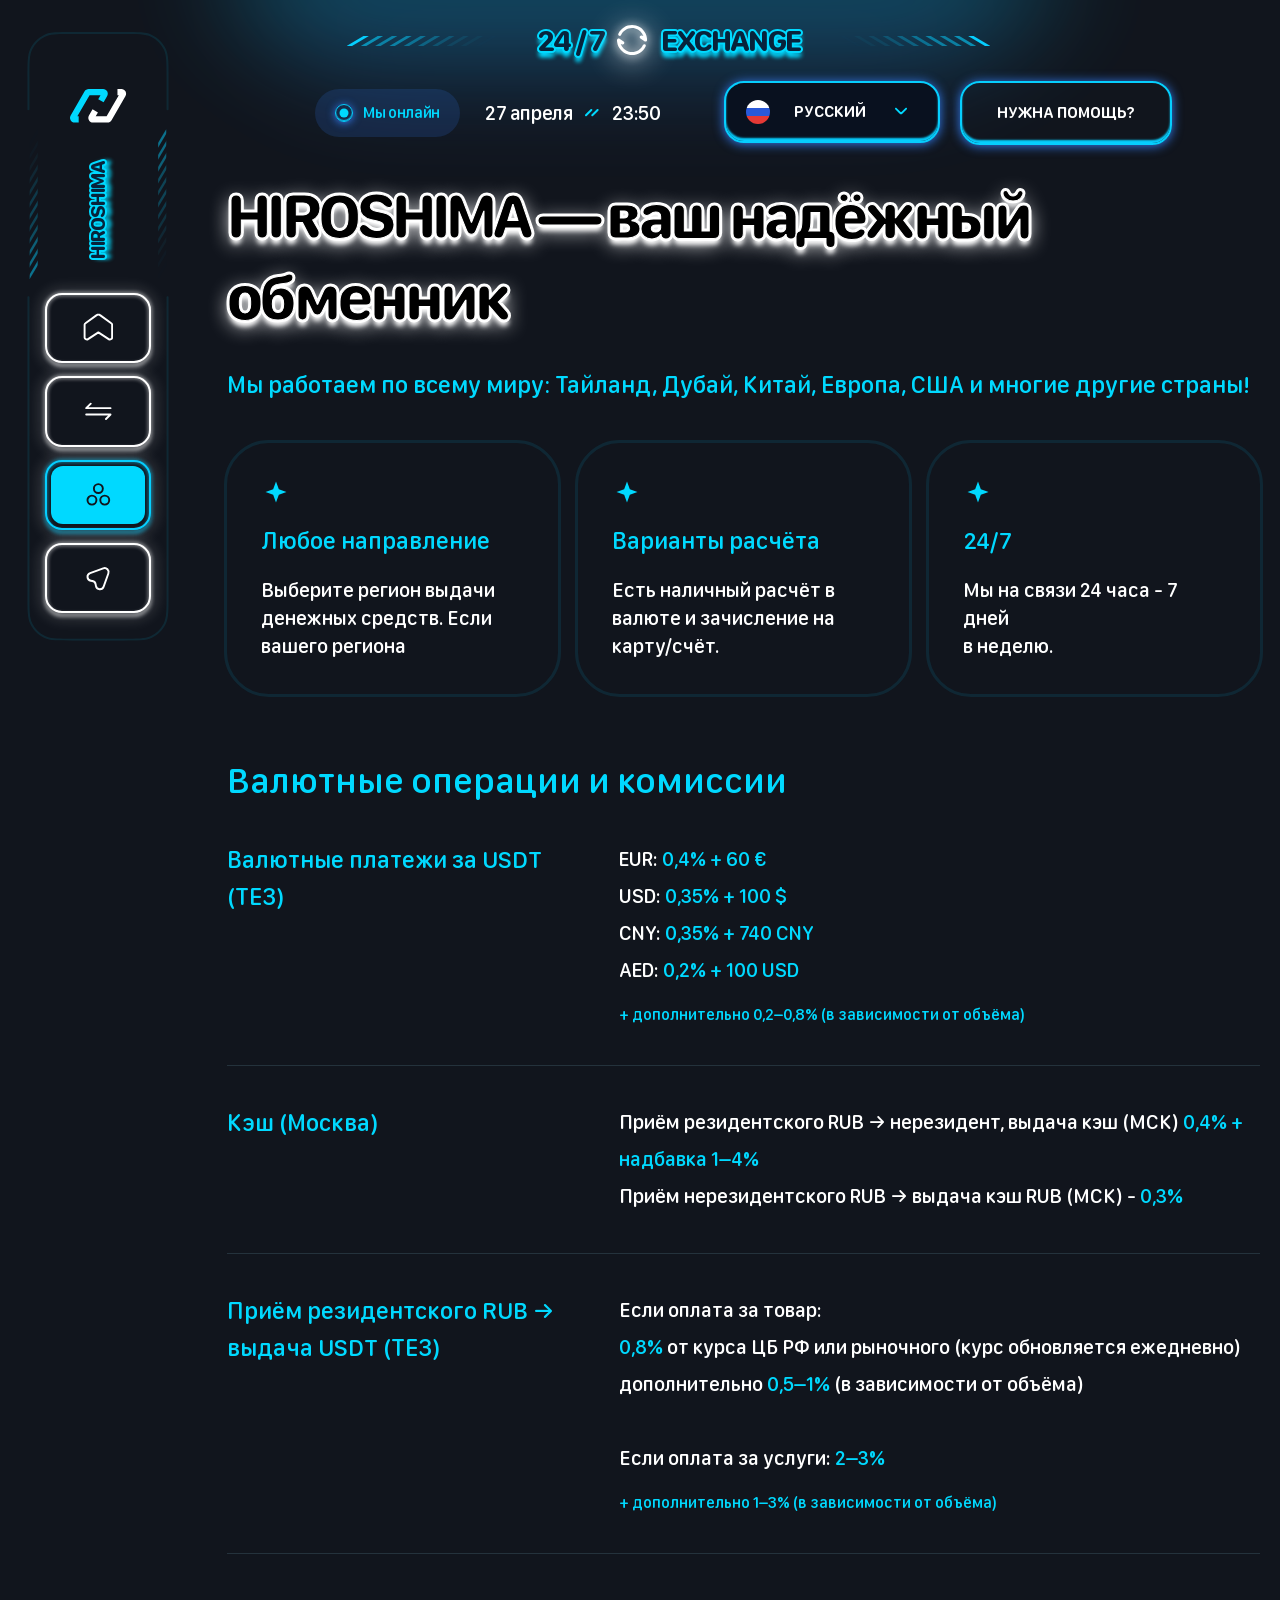
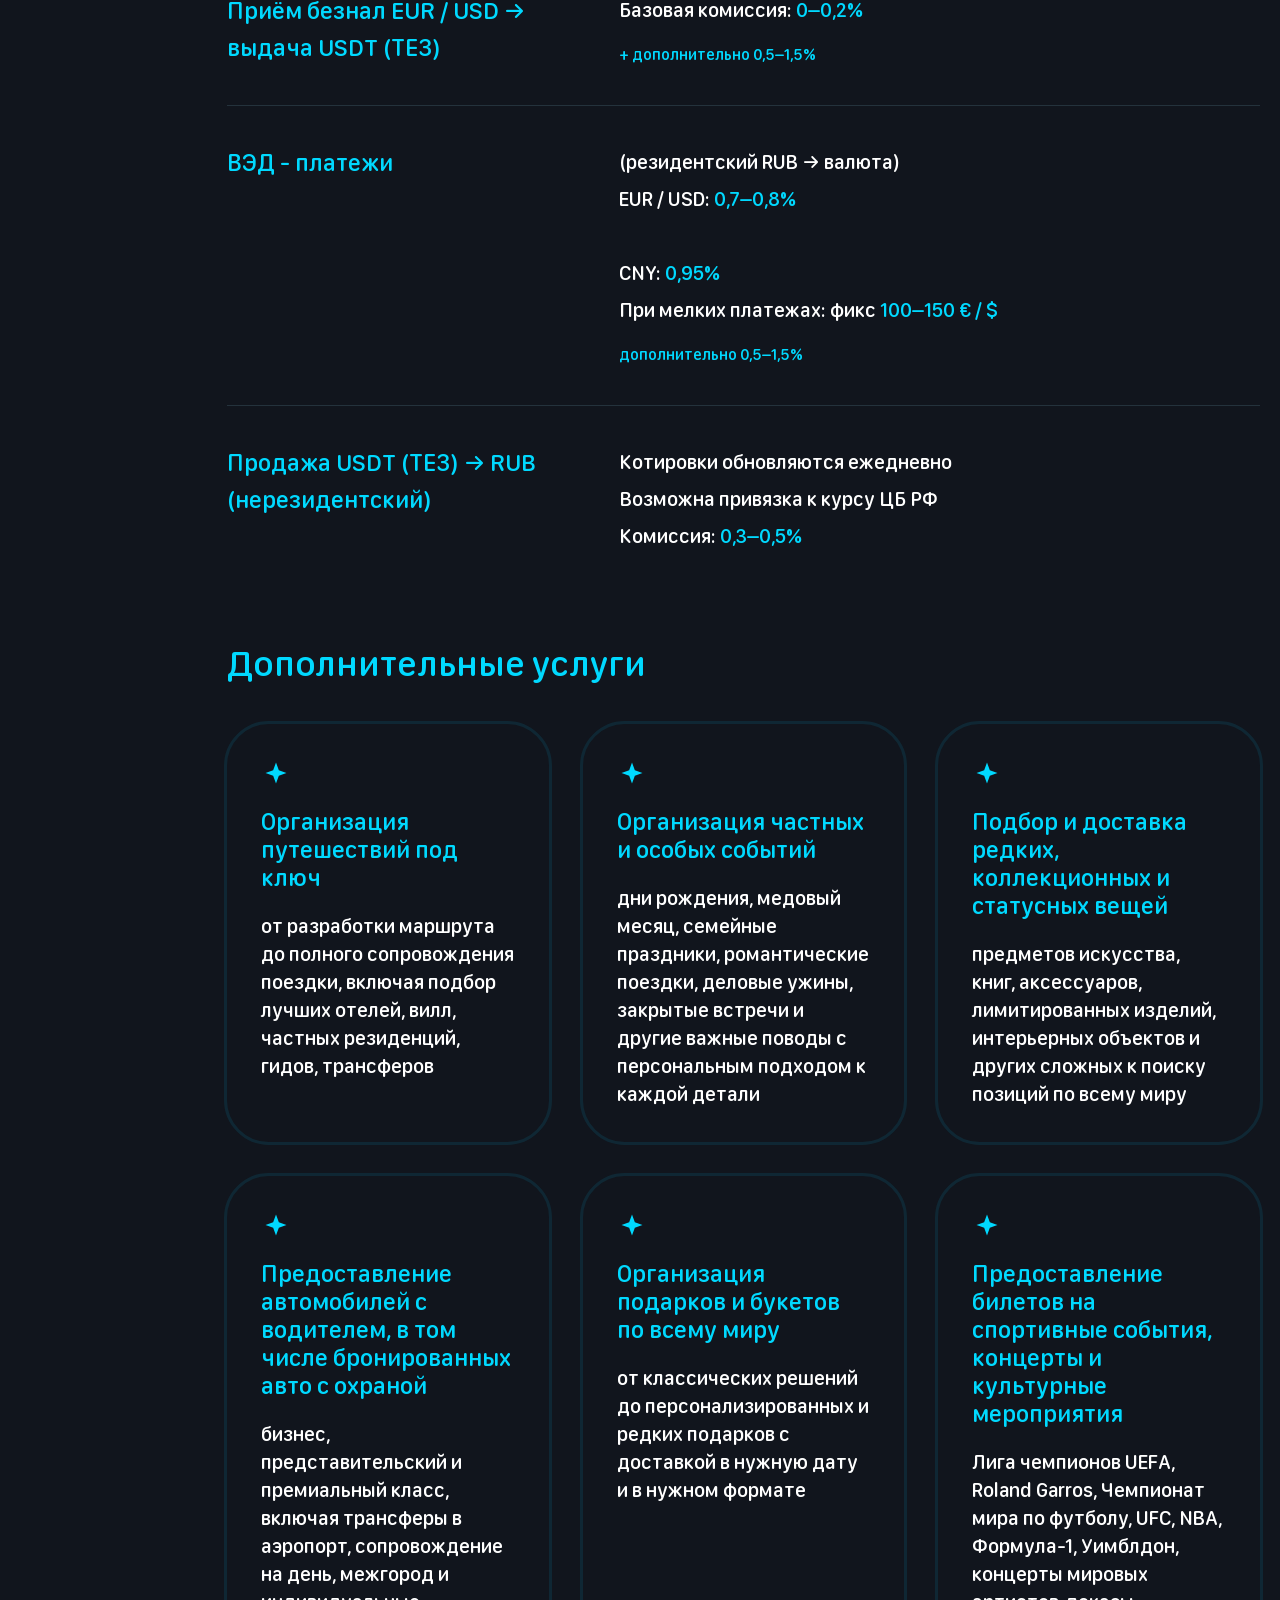
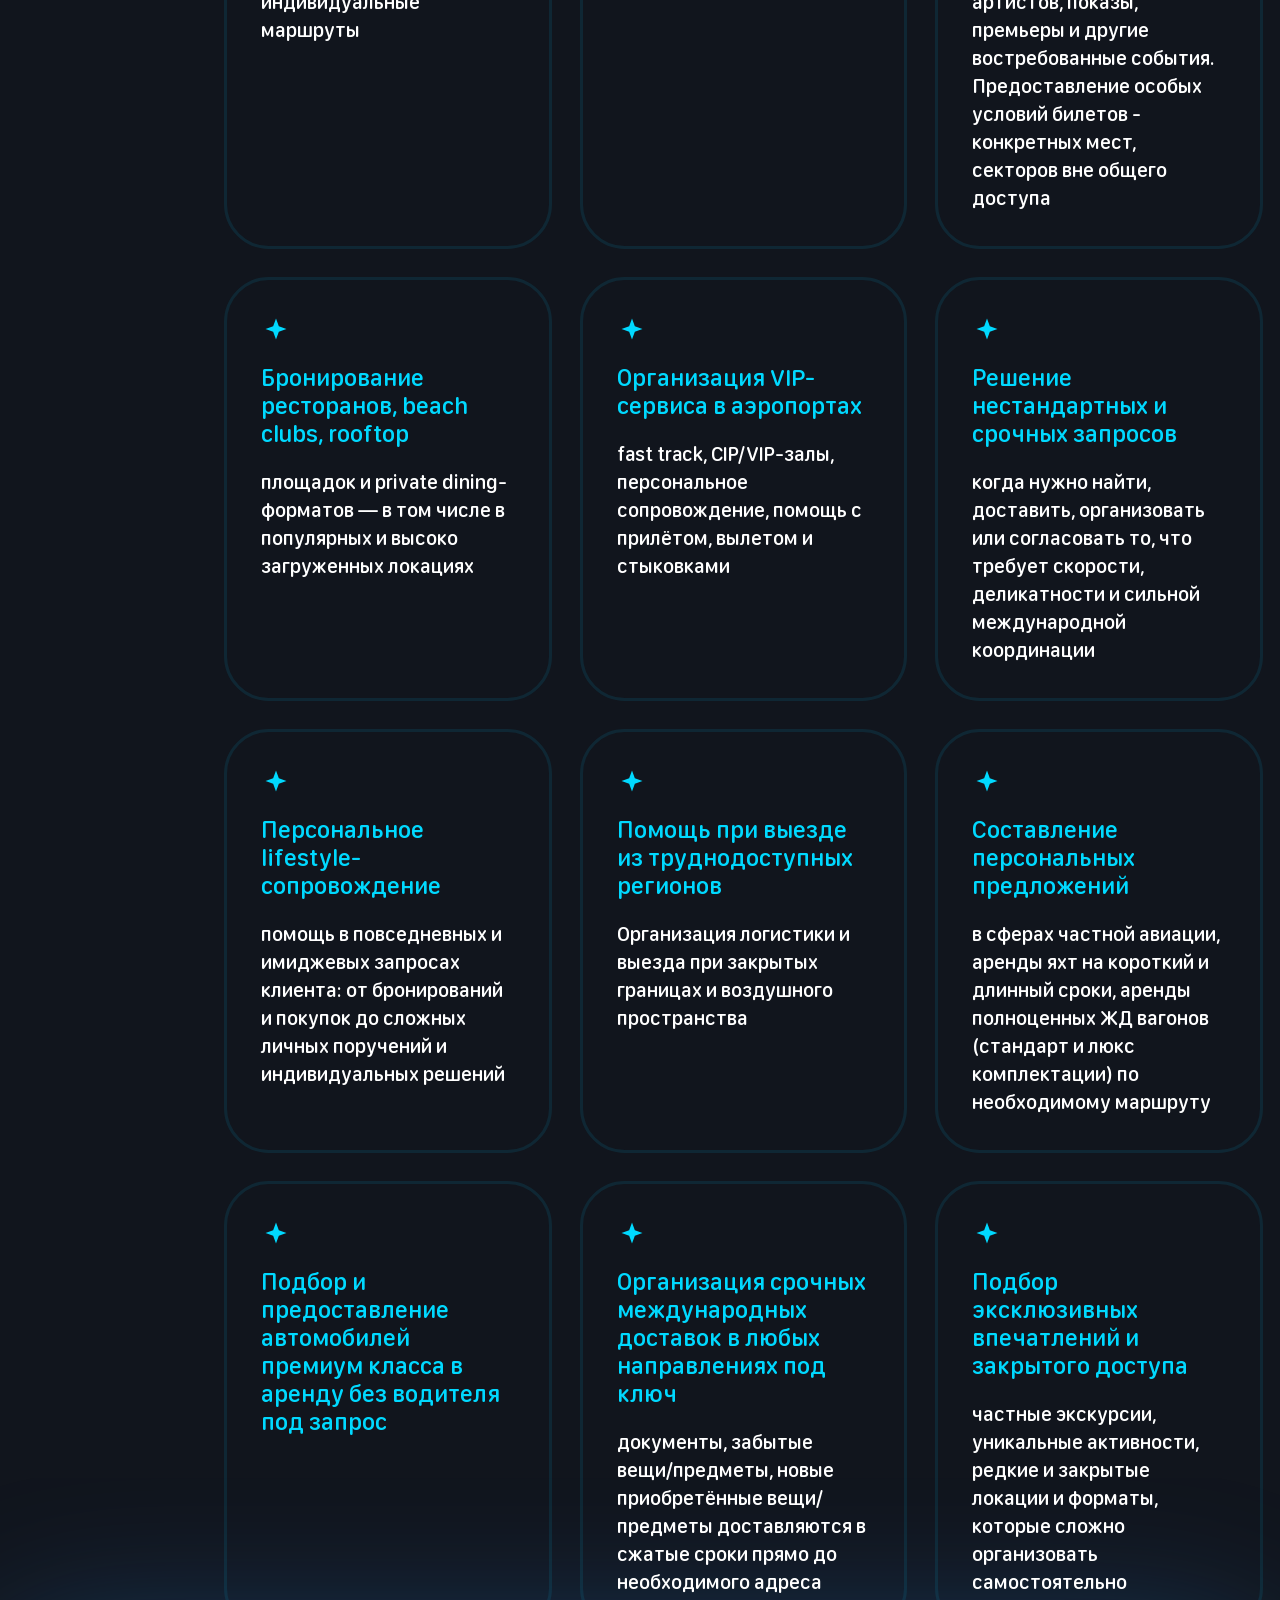
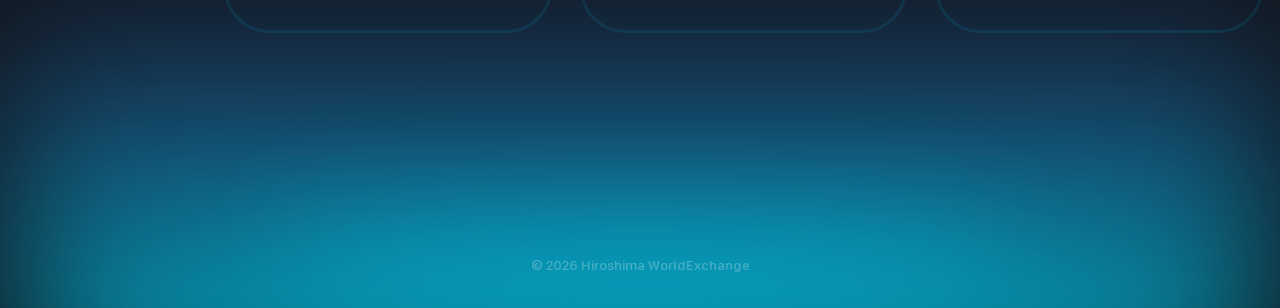
<file: about.html>
<!doctype html>
<html lang="ru">

<head>
    <meta charset="UTF-8" />
    <meta name="viewport" content="width=device-width, initial-scale=1.0" />
    <title>О нас — Hiroshima</title>
    <link rel="icon" type="image/svg+xml" href="./favicon.svg">
    <link rel="icon" type="image/png" sizes="32x32" href="./favicon-32x32.png">
    <link rel="apple-touch-icon" sizes="180x180" href="./apple-touch-icon.png">
    <link href="https://unpkg.com/aos@2.3.1/dist/aos.css" rel="stylesheet" />
    <script src="https://unpkg.com/aos@2.3.1/dist/aos.js"></script>
    <script type="module" crossorigin src="./scripts/index.js"></script>
    <link rel="stylesheet" crossorigin href="./styles/index.css">
</head>

<body>
    <div class="site-container">
        <main class="main">
            <section class="hero">
                <div class="container">
                    <svg class="hero__top-bg" width="1046" height="188" viewBox="0 0 1046 188" fill="none"
                        xmlns="http://www.w3.org/2000/svg">
                        <g filter="url(#filter0_f_11_7)">
                            <path
                                d="M210.168 72.6404L115.615 -15.3596C102.317 -27.7359 111.074 -50 129.24 -50H524.894H916.515C935.179 -50 943.671 -26.6984 929.383 -14.6897L824.683 73.3104C821.079 76.3394 816.522 78 811.815 78H517.515H223.794C218.738 78 213.87 76.085 210.168 72.6404Z"
                                fill="url(#paint0_linear_11_7)" fill-opacity="0.6" />
                        </g>
                        <defs>
                            <filter id="filter0_f_11_7" x="1.52588e-05" y="-159.2" width="1045.75" height="346.4"
                                filterUnits="userSpaceOnUse" color-interpolation-filters="sRGB">
                                <feFlood flood-opacity="0" result="BackgroundImageFix" />
                                <feBlend mode="normal" in="SourceGraphic" in2="BackgroundImageFix" result="shape" />
                                <feGaussianBlur stdDeviation="54.6" result="effect1_foregroundBlur_11_7" />
                            </filter>
                            <linearGradient id="paint0_linear_11_7" x1="524.894" y1="78" x2="524.894" y2="-50"
                                gradientUnits="userSpaceOnUse">
                                <stop stop-color="#337DF5" stop-opacity="0.3" />
                                <stop offset="1" stop-color="#00D9FF" />
                            </linearGradient>
                        </defs>
                    </svg>

                    <div class="hero__wrapper">
                        <aside class="hero__aside">
                            <div class="hero__aside-logo">
                                <svg width="133" height="49" viewBox="0 0 133 49" fill="none"
                                    xmlns="http://www.w3.org/2000/svg">
                                    <path
                                        d="M73.7798 0C79.015 0 82.2872 5.66731 79.6696 10.2012L74.484 19.1826L66.7053 14.6915L70.0017 8.98216H54.1967L36.5652 39.5208H38.5155V48.5029H32.7871C27.5519 48.5029 24.2798 42.8356 26.8974 38.3018L47.0476 3.40039C48.2624 1.29622 50.5077 0 52.9374 0H73.7798Z"
                                        fill="#00D9FF" />
                                    <path
                                        d="M59.2201 48.5029C53.9849 48.5029 50.7127 42.8356 53.3304 38.3018L58.5159 29.3203L66.2946 33.8114L62.9982 39.5208H78.8032L96.4347 8.98217H94.4844V3.8147e-06H100.213C105.448 3.8147e-06 108.72 5.66733 106.103 10.2012L85.9524 45.1025C84.7375 47.2067 82.4923 48.5029 80.0626 48.5029H59.2201Z"
                                        fill="white" />
                                </svg>
                            </div>

                            <span class="hero__aside-text neon-text" data-label="HIROSHIMA">HIROSHIMA</span>
                            <nav class="hero__aside-nav">
                                <ul class="hero__aside-list list-reset">
                                    <li class="hero__aside-item">
                                        <a class="hero__aside-link" href="index.html">
                                            <svg width="48" height="48" viewBox="0 0 48 48" fill="none"
                                                xmlns="http://www.w3.org/2000/svg">
                                                <path
                                                    d="M24 2.5C24.4704 2.5 24.9429 2.56634 25.3926 2.70117C25.8394 2.83519 26.2689 3.03956 26.6504 3.31543L26.6514 3.31445L44.1514 15.9111L44.1562 15.915C44.5377 16.1919 44.8756 16.5464 45.1191 16.9756C45.3629 17.4053 45.5019 17.8934 45.5 18.4062V38.2002C45.5 39.2642 44.911 40.1381 44.1436 40.6904C43.383 41.2378 42.4292 41.5 41.5 41.5C41.2072 41.5 40.9204 41.4147 40.6758 41.2539L24 30.2949L7.32422 41.2539C7.07956 41.4147 6.79275 41.5 6.5 41.5C5.57083 41.5 4.61701 41.2378 3.85645 40.6904C3.08906 40.1381 2.5 39.2642 2.5 38.2002V18.4062C2.49809 17.8933 2.63709 17.4053 2.88086 16.9756L2.97656 16.8174C3.20954 16.4584 3.51006 16.1573 3.84375 15.915L3.84863 15.9111L21.3486 3.31445V3.31543C21.7302 3.03932 22.1603 2.83527 22.6074 2.70117C23.0571 2.56634 23.5296 2.5 24 2.5Z"
                                                    stroke="white" stroke-width="3" stroke-linecap="round"
                                                    stroke-linejoin="round" />
                                            </svg>
                                        </a>
                                    </li>
                                    <li class="hero__aside-item">
                                        <a class="hero__aside-link" href="exchange.html">
                                            <svg width="48" height="48" viewBox="0 0 48 48" fill="none"
                                                xmlns="http://www.w3.org/2000/svg">
                                                <path d="M43 19H5L12.125 12" stroke="white" stroke-width="3"
                                                    stroke-linecap="round" stroke-linejoin="round" />
                                                <path d="M5 29H43L35.875 36" stroke="white" stroke-width="3"
                                                    stroke-linecap="round" stroke-linejoin="round" />
                                            </svg>
                                        </a>
                                    </li>
                                    <li class="hero__aside-item">
                                        <a class="hero__aside-link hero__aside-link--active" href="about.html">
                                            <svg class="hero__aside-link-icon-default" width="48" height="48"
                                                viewBox="0 0 48 48" fill="none" xmlns="http://www.w3.org/2000/svg">
                                                <path
                                                    d="M24 21.9995C27.866 21.9995 31 18.8655 31 14.9995C31 11.1335 27.866 7.99951 24 7.99951C20.134 7.99951 17 11.1335 17 14.9995C17 18.8655 20.134 21.9995 24 21.9995Z"
                                                    stroke="white" stroke-width="3" />
                                                <path
                                                    d="M34 39.9995C37.866 39.9995 41 36.8655 41 32.9995C41 29.1335 37.866 25.9995 34 25.9995C30.134 25.9995 27 29.1335 27 32.9995C27 36.8655 30.134 39.9995 34 39.9995Z"
                                                    stroke="white" stroke-width="3" />
                                                <path
                                                    d="M14 39.9995C17.866 39.9995 21 36.8655 21 32.9995C21 29.1335 17.866 25.9995 14 25.9995C10.134 25.9995 7 29.1335 7 32.9995C7 36.8655 10.134 39.9995 14 39.9995Z"
                                                    stroke="white" stroke-width="3" />
                                            </svg>

                                            <svg class="hero__aside-link-icon-active" width="48" height="48" viewBox="0 0 48 48" fill="none"
                                                xmlns="http://www.w3.org/2000/svg">
                                                <path
                                                    d="M24 22C27.866 22 31 18.866 31 15C31 11.134 27.866 8 24 8C20.134 8 17 11.134 17 15C17 18.866 20.134 22 24 22Z"
                                                    stroke="#11151D" stroke-width="3" />
                                                <path
                                                    d="M34 40C37.866 40 41 36.866 41 33C41 29.134 37.866 26 34 26C30.134 26 27 29.134 27 33C27 36.866 30.134 40 34 40Z"
                                                    stroke="#11151D" stroke-width="3" />
                                                <path
                                                    d="M14 40C17.866 40 21 36.866 21 33C21 29.134 17.866 26 14 26C10.134 26 7 29.134 7 33C7 36.866 10.134 40 14 40Z"
                                                    stroke="#11151D" stroke-width="3" />
                                            </svg>

                                        </a>
                                    </li>
                                    <li class="hero__aside-item">
                                        <a class="hero__aside-link" href="https://t.me/HiroshimaNew" target="_blank">
                                            <svg width="48" height="48" viewBox="0 0 48 48" fill="none"
                                                xmlns="http://www.w3.org/2000/svg">
                                                <path
                                                    d="M32.2536 36.8549L39.6167 16.4013C41.4126 11.4128 36.5871 6.58738 31.5985 8.38328L11.1449 15.7465C5.0852 17.928 5.86409 26.7351 12.2129 27.8191L14.6439 28.2339C17.265 28.6817 19.3184 30.7351 19.7658 33.3562L20.1809 35.7871C21.265 42.136 30.072 42.9148 32.2536 36.8549Z"
                                                    stroke="white" stroke-width="3" stroke-linecap="round"
                                                    stroke-linejoin="round" />
                                            </svg>
                                        </a>
                                    </li>
                                </ul>
                            </nav>

                        </aside>
                        <div class="hero__content">
                            <header class="header">
                                <div class="header__wrapper">
                                    <div class="header__content">
                                        <svg class="header__content-el" width="193" height="13" viewBox="0 0 193 13"
                                            fill="none" xmlns="http://www.w3.org/2000/svg">
                                            <g clip-path="url(#clip0_11_113)">
                                                <path d="M193 -1.78711L165.429 14.5515" stroke="#06CEFE"
                                                    stroke-opacity="0.01" stroke-width="3.57407" />
                                                <path d="M174.619 -1.78711L147.048 14.5515" stroke="#06CEFE"
                                                    stroke-opacity="0.05" stroke-width="3.57407" />
                                                <path d="M156.238 -1.78711L128.667 14.5515" stroke="#06CEFE"
                                                    stroke-opacity="0.1" stroke-width="3.57407" />
                                                <path d="M137.857 -1.78711L110.286 14.5515" stroke="#06CEFE"
                                                    stroke-opacity="0.2" stroke-width="3.57407" />
                                                <path d="M119.476 -1.78711L91.9048 14.5515" stroke="#06CEFE"
                                                    stroke-opacity="0.3" stroke-width="3.57407" />
                                                <path d="M101.095 -1.78711L73.5238 14.5515" stroke="#06CEFE"
                                                    stroke-opacity="0.4" stroke-width="3.57407" />
                                                <path d="M82.7142 -1.78711L55.1428 14.5515" stroke="#06CEFE"
                                                    stroke-opacity="0.5" stroke-width="3.57407" />
                                                <path d="M64.3334 -1.78711L36.7619 14.5515" stroke="#06CEFE"
                                                    stroke-opacity="0.5" stroke-width="3.57407" />
                                                <path d="M45.9524 -1.78711L18.381 14.5515" stroke="#06CEFE"
                                                    stroke-opacity="0.6" stroke-width="3.57407" />
                                                <path d="M27.5714 -1.78687L-1.84774e-05 14.5518" stroke="#06CEFE"
                                                    stroke-width="3.57407" />
                                            </g>
                                            <defs>
                                                <clipPath id="clip0_11_113">
                                                    <rect width="193" height="12.7646" fill="white"
                                                        transform="translate(193 12.7646) rotate(-180)" />
                                                </clipPath>
                                            </defs>
                                        </svg>
                                        <div class="header__inner">
                                            <span class="header__content-text neon-text" data-label="24 / 7">24 /
                                                7</span>
                                            <svg class="header__content-refresh" width="31" height="31"
                                                viewBox="0 0 31 31" fill="none" xmlns="http://www.w3.org/2000/svg">
                                                <path
                                                    d="M4.77642e-05 15.1457C-0.00934216 13.8487 1.36766 13.1064 2.43051 13.6797L2.57334 13.7662L6.59657 16.477C8.05797 17.4616 7.16403 19.6968 5.49435 19.4918L5.31892 19.4618L3.72132 19.1113C5.0144 22.6816 7.97364 25.5813 11.9164 26.6378C17.6722 28.18 23.5749 25.2709 25.9631 20.0199C26.3067 19.2647 27.1975 18.9308 27.9528 19.2743C28.7082 19.6179 29.0419 20.5087 28.6984 21.2639C25.7119 27.8301 18.3367 31.4689 11.1387 29.5403C5.12329 27.9283 0.946574 22.8868 0.141567 17.0887C0.0527744 16.4492 0.00493744 15.8003 4.77642e-05 15.1457ZM1.35642 8.79197C4.34285 2.22593 11.7181 -1.41295 18.9161 0.515738C24.9316 2.12757 29.1083 7.16906 29.9133 12.9672C30.0021 13.6067 30.0498 14.2556 30.0547 14.9102C30.0641 16.2072 28.6872 16.9495 27.6243 16.3762L27.4815 16.2898L23.458 13.579C21.9967 12.5943 22.8905 10.3592 24.5601 10.564L24.7355 10.594L26.3333 10.9444C25.0402 7.37417 22.081 4.47461 18.1384 3.41819C12.3827 1.87592 6.47989 4.78511 4.09162 10.036C3.74809 10.7913 2.8573 11.1251 2.102 10.7816C1.3467 10.4381 1.01289 9.54727 1.35642 8.79197Z"
                                                    fill="white" />
                                            </svg>

                                            <span class="header__content-text neon-text"
                                                data-label="EXCHANGE">EXCHANGE</span>

                                        </div>
                                        <svg class="header__content-el" width="193" height="13" viewBox="0 0 193 13"
                                            fill="none" xmlns="http://www.w3.org/2000/svg">
                                            <g clip-path="url(#clip0_11_124)">
                                                <path d="M0 -1.78711L27.5714 14.5515" stroke="#06CEFE"
                                                    stroke-opacity="0.01" stroke-width="3.57407" />
                                                <path d="M18.381 -1.78711L45.9524 14.5515" stroke="#06CEFE"
                                                    stroke-opacity="0.05" stroke-width="3.57407" />
                                                <path d="M36.7619 -1.78711L64.3333 14.5515" stroke="#06CEFE"
                                                    stroke-opacity="0.1" stroke-width="3.57407" />
                                                <path d="M55.1429 -1.78711L82.7143 14.5515" stroke="#06CEFE"
                                                    stroke-opacity="0.2" stroke-width="3.57407" />
                                                <path d="M73.5238 -1.78711L101.095 14.5515" stroke="#06CEFE"
                                                    stroke-opacity="0.3" stroke-width="3.57407" />
                                                <path d="M91.9048 -1.78711L119.476 14.5515" stroke="#06CEFE"
                                                    stroke-opacity="0.4" stroke-width="3.57407" />
                                                <path d="M110.286 -1.78711L137.857 14.5515" stroke="#06CEFE"
                                                    stroke-opacity="0.5" stroke-width="3.57407" />
                                                <path d="M128.667 -1.78711L156.238 14.5515" stroke="#06CEFE"
                                                    stroke-opacity="0.5" stroke-width="3.57407" />
                                                <path d="M147.048 -1.78711L174.619 14.5515" stroke="#06CEFE"
                                                    stroke-opacity="0.6" stroke-width="3.57407" />
                                                <path d="M165.429 -1.78687L193 14.5518" stroke="#06CEFE"
                                                    stroke-width="3.57407" />
                                            </g>
                                            <defs>
                                                <clipPath id="clip0_11_124">
                                                    <rect width="193" height="12.7646" fill="white"
                                                        transform="matrix(1 0 0 -1 0 12.7646)" />
                                                </clipPath>
                                            </defs>
                                        </svg>
                                    </div>

                                    <div class="header__top">
                                        <span class="header__top-text">Быстрый и безопасный обмен в любой точке
                                            мира</span>
                                        <div class="header__top-content">
                                            <div class="header__top-info">
                                                <span class="header__top-status">
                                                    <span class="header__top-status-icon"></span>
                                                    Мы онлайн
                                                </span>
                                                <span class="header__top-info-text">
                                                    <span>27 апреля</span>
                                                    <svg width="14" height="8" viewBox="0 0 14 8" fill="none"
                                                        xmlns="http://www.w3.org/2000/svg">
                                                        <path d="M1 6.29297L6.29289 1.00008" stroke="#00D9FF"
                                                            stroke-width="2" stroke-linecap="round" />
                                                        <path d="M7.29285 6.29297L12.5857 1.00008" stroke="#00D9FF"
                                                            stroke-width="2" stroke-linecap="round" />
                                                    </svg>
                                                    <span>23:50</span>
                                                </span>
                                            </div>
                                            <div class="header__top-wrapper">
                                                <div class="header__top-mobile visible-tablet">
                                                    <div class="header__top-mobile-logo">
                                                        <svg width="66" height="24" viewBox="0 0 66 24" fill="none"
                                                            xmlns="http://www.w3.org/2000/svg">
                                                            <path
                                                                d="M36.1372 0C38.7014 0 40.3041 2.77582 39.022 4.99649L36.4821 9.39555L32.6722 7.19584L34.2867 4.39943H26.5455L17.9097 19.3571H18.8649V23.7565H16.0592C13.495 23.7565 11.8923 20.9807 13.1744 18.76L23.0439 1.6655C23.6389 0.634884 24.7386 0 25.9287 0H36.1372Z"
                                                                fill="#00D9FF" />
                                                            <path
                                                                d="M29.0065 23.7568C26.4423 23.7568 24.8396 20.981 26.1217 18.7603L28.6616 14.3613L32.4715 16.561L30.857 19.3574H38.5982L47.2341 4.39973H46.2788V0.000299454H49.0845C51.6487 0.000299454 53.2514 2.77613 51.9693 4.99679L42.0998 22.0913C41.5048 23.122 40.4051 23.7568 39.215 23.7568H29.0065Z"
                                                                fill="white" />
                                                        </svg>
                                                    </div>
                                                    <span class="header__top-mobile-text neon-text"
                                                        data-label="HIROSHIMA">
                                                        HIROSHIMA
                                                    </span>
                                                </div>

                                                <div class="header__top-action">
                                                    <div class="custom-select" data-select>
                                                        <button class="custom-select__trigger" type="button">
                                                            <span class="custom-select__flag flag-ru"></span>
                                                            <span
                                                                class="custom-select__text hidden-tablet">РУССКИЙ</span>
                                                            <span class="custom-select__arrow hidden-tablet">
                                                                <svg width="22" height="22" viewBox="0 0 22 22"
                                                                    fill="none" xmlns="http://www.w3.org/2000/svg">
                                                                    <path
                                                                        d="M5.23138 8.90095C4.87339 9.25892 4.87339 9.83935 5.23138 10.1973L9.71589 14.6774C10.432 15.3928 11.5923 15.3925 12.308 14.6769L16.7908 10.194C17.1489 9.83605 17.1489 9.25562 16.7908 8.89764C16.4329 8.53965 15.8524 8.53965 15.4945 8.89764L11.6577 12.7345C11.2997 13.0925 10.7193 13.0924 10.3613 12.7345L6.52774 8.90095C6.16976 8.54296 5.58936 8.54296 5.23138 8.90095Z"
                                                                        fill="#00D9FF" />
                                                                </svg>
                                                            </span>
                                                        </button>

                                                        <div class="custom-select__dropdown">
                                                            <div class="custom-select__option" data-value="ru">
                                                                <span class="custom-select__flag flag-ru"></span> <span
                                                                    class="hidden-tablet">РУССКИЙ</span>
                                                            </div>
                                                            <div class="custom-select__option" data-value="en">
                                                                <span class="custom-select__flag flag-en"></span> <span
                                                                    class="hidden-tablet">ENGLISH</span>
                                                            </div>
                                                            <div class="custom-select__option" data-value="tr">
                                                                <span class="custom-select__flag flag-tr"></span> <span
                                                                    class="hidden-tablet">TÜRKÇE</span>
                                                            </div>
                                                        </div>

                                                        <input type="hidden" name="language" value="ru">
                                                    </div>
                                                    <a class="header__top-link" href=""><span
                                                            class="hidden-tablet">нужна помощь</span>?</a>
                                                </div>
                                            </div>
                                        </div>
                                    </div>
                                </div>
                            </header>
                            <div class="hero__inner">
                                <span class="about__title hero__inner-text neon-heading"><span>HIROSHIMA — ваш надёжный обменник</span></span>

                                <p class="about__subtitle">Мы работаем по всему миру: Тайланд, Дубай, Китай, Европа, США и многие другие страны!</p>

                                <div class="about__features">
                                    <div class="about__feature">
                                        <svg width="30" height="30" viewBox="0 0 30 30" fill="none" xmlns="http://www.w3.org/2000/svg">
                                            <path d="M15 4.5L17.836 12.164L25.5 15L17.836 17.836L15 25.5L12.164 17.836L4.5 15L12.164 12.164L15 4.5Z" fill="#00D9FF"/>
                                        </svg>
                                        <p class="about__feature-title">Любое направление</p>
                                        <p class="about__feature-text">Выберите регион выдачи денежных средств. Если вашего региона</p>
                                    </div>
                                    <div class="about__feature">
                                        <svg width="30" height="30" viewBox="0 0 30 30" fill="none" xmlns="http://www.w3.org/2000/svg">
                                            <path d="M15 4.5L17.836 12.164L25.5 15L17.836 17.836L15 25.5L12.164 17.836L4.5 15L12.164 12.164L15 4.5Z" fill="#00D9FF"/>
                                        </svg>
                                        <p class="about__feature-title">Варианты расчёта</p>
                                        <p class="about__feature-text">Есть наличный расчёт в валюте и зачисление на карту/счёт.</p>
                                    </div>
                                    <div class="about__feature">
                                        <svg width="30" height="30" viewBox="0 0 30 30" fill="none" xmlns="http://www.w3.org/2000/svg">
                                            <path d="M15 4.5L17.836 12.164L25.5 15L17.836 17.836L15 25.5L12.164 17.836L4.5 15L12.164 12.164L15 4.5Z" fill="#00D9FF"/>
                                        </svg>
                                        <p class="about__feature-title">24/7</p>
                                        <p class="about__feature-text">Мы на связи 24 часа - 7 дней <br>в неделю.</p>
                                    </div>
                                </div>

                                
                                <p class="about__section-title" data-aos="fade-up">Валютные операции и комиссии</p>

                                <div class="about__rates" data-aos="fade-up" data-aos-delay="100">
                                    <div class="about__rates-row">
                                        <p class="about__rates-label">Валютные платежи за USDT (ТЕЗ)</p>
                                        <div class="about__rates-val">
                                            <p>EUR: <span class="about__highlight">0,4% + 60 €</span></p>
                                            <p>USD: <span class="about__highlight">0,35% + 100 $</span></p>
                                            <p>CNY: <span class="about__highlight">0,35% + 740 CNY</span></p>
                                            <p>AED: <span class="about__highlight">0,2% + 100 USD</span></p>
                                            <span class="about__rates-note">+ дополнительно 0,2–0,8% (в зависимости от объёма)</span>
                                        </div>
                                    </div>
                                    <div class="about__rates-row">
                                        <p class="about__rates-label">Кэш (Москва)</p>
                                        <div class="about__rates-val">
                                            <p>Приём резидентского RUB → нерезидент, выдача кэш (МСК) <span class="about__highlight">0,4% + надбавка 1–4%</span></p>
                                            <p>Приём нерезидентского RUB → выдача кэш RUB (МСК) - <span class="about__highlight">0,3%</span></p>
                                        </div>
                                    </div>
                                    <div class="about__rates-row">
                                        <p class="about__rates-label">Приём резидентского RUB → выдача USDT (ТЕЗ)</p>
                                        <div class="about__rates-val">
                                            <p>Если оплата за товар:</p>
                                            <p><span class="about__highlight">0,8%</span> от курса ЦБ РФ или рыночного (курс обновляется ежедневно)</p>
                                            <p>дополнительно <span class="about__highlight">0,5–1%</span> (в зависимости от объёма)</p>
                                            <br>
                                            <p>Если оплата за услуги: <span class="about__highlight">2–3%</span></p>
                                            <span class="about__rates-note">+ дополнительно 1–3% (в зависимости от объёма)</span>
                                        </div>
                                    </div>
                                    <div class="about__rates-row hidden-mobile">
                                        <p class="about__rates-label">Приём безнал EUR / USD → выдача USDT (ТЕЗ)</p>
                                        <div class="about__rates-val">
                                            <p>Базовая комиссия: <span class="about__highlight">0–0,2%</span></p>
                                            <span class="about__rates-note">+ дополнительно 0,5–1,5%</span>
                                        </div>
                                    </div>
                                    <div class="about__rates-row">
                                        <p class="about__rates-label">ВЭД - платежи</p>
                                        <div class="about__rates-val">
                                            <p>(резидентский RUB → валюта)</p>
                                            <p>EUR / USD: <span class="about__highlight">0,7–0,8%</span></p>
                                            <br>
                                            <p>CNY: <span class="about__highlight">0,95%</span></p>
                                            <p>При мелких платежах: фикс <span class="about__highlight">100–150 € / $</span></p>
                                            <span class="about__rates-note">дополнительно 0,5–1,5%</span>
                                        </div>
                                    </div>
                                    <div class="about__rates-row">
                                        <p class="about__rates-label">Продажа USDT (ТЕЗ) → RUB (нерезидентский)</p>
                                        <div class="about__rates-val">
                                            <p>Котировки обновляются ежедневно</p>
                                            <p>Возможна привязка к курсу ЦБ РФ</p>
                                            <p>Комиссия: <span class="about__highlight">0,3–0,5%</span></p>
                                        </div>
                                    </div>
                                </div>

                                
                                <p class="about__section-title" data-aos="fade-up">Дополнительные услуги</p>

                                <div class="about__services">
                                    <div class="about__service" data-aos="fade-up" data-aos-delay="0">
                                        <svg width="30" height="30" viewBox="0 0 30 30" fill="none" xmlns="http://www.w3.org/2000/svg">
                                            <path d="M15 4.5L17.836 12.164L25.5 15L17.836 17.836L15 25.5L12.164 17.836L4.5 15L12.164 12.164L15 4.5Z" fill="#00D9FF"/>
                                        </svg>
                                        <p class="about__service-title">Организация путешествий под ключ</p>
                                        <p class="about__service-text">от разработки маршрута до полного сопровождения поездки, включая подбор лучших отелей, вилл, частных резиденций, гидов, трансферов</p>
                                    </div>
                                    <div class="about__service" data-aos="fade-up" data-aos-delay="60">
                                        <svg width="30" height="30" viewBox="0 0 30 30" fill="none" xmlns="http://www.w3.org/2000/svg">
                                            <path d="M15 4.5L17.836 12.164L25.5 15L17.836 17.836L15 25.5L12.164 17.836L4.5 15L12.164 12.164L15 4.5Z" fill="#00D9FF"/>
                                        </svg>
                                        <p class="about__service-title">Организация частных и особых событий</p>
                                        <p class="about__service-text">дни рождения, медовый месяц, семейные праздники, романтические поездки, деловые ужины, закрытые встречи и другие важные поводы с персональным подходом к каждой детали</p>
                                    </div>
                                    <div class="about__service" data-aos="fade-up" data-aos-delay="120">
                                        <svg width="30" height="30" viewBox="0 0 30 30" fill="none" xmlns="http://www.w3.org/2000/svg">
                                            <path d="M15 4.5L17.836 12.164L25.5 15L17.836 17.836L15 25.5L12.164 17.836L4.5 15L12.164 12.164L15 4.5Z" fill="#00D9FF"/>
                                        </svg>
                                        <p class="about__service-title">Подбор и доставка редких, коллекционных и статусных вещей</p>
                                        <p class="about__service-text">предметов искусства, книг, аксессуаров, лимитированных изделий, интерьерных объектов и других сложных к поиску позиций по всему миру</p>
                                    </div>
                                    <div class="about__service" data-aos="fade-up" data-aos-delay="0">
                                        <svg width="30" height="30" viewBox="0 0 30 30" fill="none" xmlns="http://www.w3.org/2000/svg">
                                            <path d="M15 4.5L17.836 12.164L25.5 15L17.836 17.836L15 25.5L12.164 17.836L4.5 15L12.164 12.164L15 4.5Z" fill="#00D9FF"/>
                                        </svg>
                                        <p class="about__service-title">Предоставление автомобилей с водителем, в том числе бронированных авто с охраной</p>
                                        <p class="about__service-text">бизнес, представительский и премиальный класс, включая трансферы в аэропорт, сопровождение на день, межгород и индивидуальные маршруты</p>
                                    </div>
                                    <div class="about__service" data-aos="fade-up" data-aos-delay="60">
                                        <svg width="30" height="30" viewBox="0 0 30 30" fill="none" xmlns="http://www.w3.org/2000/svg">
                                            <path d="M15 4.5L17.836 12.164L25.5 15L17.836 17.836L15 25.5L12.164 17.836L4.5 15L12.164 12.164L15 4.5Z" fill="#00D9FF"/>
                                        </svg>
                                        <p class="about__service-title">Организация подарков и букетов по всему миру</p>
                                        <p class="about__service-text">от классических решений до персонализированных и редких подарков с доставкой в нужную дату и в нужном формате</p>
                                    </div>
                                    <div class="about__service" data-aos="fade-up" data-aos-delay="120">
                                        <svg width="30" height="30" viewBox="0 0 30 30" fill="none" xmlns="http://www.w3.org/2000/svg">
                                            <path d="M15 4.5L17.836 12.164L25.5 15L17.836 17.836L15 25.5L12.164 17.836L4.5 15L12.164 12.164L15 4.5Z" fill="#00D9FF"/>
                                        </svg>
                                        <p class="about__service-title">Предоставление билетов на спортивные события, концерты и культурные мероприятия</p>
                                        <p class="about__service-text">Лига чемпионов UEFA, Roland Garros, Чемпионат мира по футболу, UFC, NBA, Формула-1, Уимблдон, концерты мировых артистов, показы, премьеры и другие востребованные события. <br>Предоставление особых условий билетов - конкретных мест, секторов вне общего доступа  </p>
                                    </div>
                                    <div class="about__service" data-aos="fade-up" data-aos-delay="0">
                                        <svg width="30" height="30" viewBox="0 0 30 30" fill="none" xmlns="http://www.w3.org/2000/svg">
                                            <path d="M15 4.5L17.836 12.164L25.5 15L17.836 17.836L15 25.5L12.164 17.836L4.5 15L12.164 12.164L15 4.5Z" fill="#00D9FF"/>
                                        </svg>
                                        <p class="about__service-title">Бронирование ресторанов, beach clubs, rooftop</p>
                                        <p class="about__service-text">площадок и private dining-форматов — в том числе в популярных и высоко загруженных локациях</p>
                                    </div>
                                    <div class="about__service" data-aos="fade-up" data-aos-delay="60">
                                        <svg width="30" height="30" viewBox="0 0 30 30" fill="none" xmlns="http://www.w3.org/2000/svg">
                                            <path d="M15 4.5L17.836 12.164L25.5 15L17.836 17.836L15 25.5L12.164 17.836L4.5 15L12.164 12.164L15 4.5Z" fill="#00D9FF"/>
                                        </svg>
                                        <p class="about__service-title">Организация VIP-сервиса в аэропортах</p>
                                        <p class="about__service-text">fast track, CIP/VIP-залы, персональное сопровождение, помощь с прилётом, вылетом и стыковками</p>
                                    </div>
                                    <div class="about__service" data-aos="fade-up" data-aos-delay="120">
                                        <svg width="30" height="30" viewBox="0 0 30 30" fill="none" xmlns="http://www.w3.org/2000/svg">
                                            <path d="M15 4.5L17.836 12.164L25.5 15L17.836 17.836L15 25.5L12.164 17.836L4.5 15L12.164 12.164L15 4.5Z" fill="#00D9FF"/>
                                        </svg>
                                        <p class="about__service-title">Решение нестандартных и срочных запросов</p>
                                        <p class="about__service-text">когда нужно найти, доставить, организовать или согласовать то, что требует скорости, деликатности и сильной международной координации</p>
                                    </div>
                                    <div class="about__service" data-aos="fade-up" data-aos-delay="0">
                                        <svg width="30" height="30" viewBox="0 0 30 30" fill="none" xmlns="http://www.w3.org/2000/svg">
                                            <path d="M15 4.5L17.836 12.164L25.5 15L17.836 17.836L15 25.5L12.164 17.836L4.5 15L12.164 12.164L15 4.5Z" fill="#00D9FF"/>
                                        </svg>
                                        <p class="about__service-title">Персональное lifestyle-сопровождение</p>
                                        <p class="about__service-text">помощь в повседневных и имиджевых запросах клиента: от бронирований и покупок до сложных личных поручений и индивидуальных решений</p>
                                    </div>
                                    <div class="about__service" data-aos="fade-up" data-aos-delay="60">
                                        <svg width="30" height="30" viewBox="0 0 30 30" fill="none" xmlns="http://www.w3.org/2000/svg">
                                            <path d="M15 4.5L17.836 12.164L25.5 15L17.836 17.836L15 25.5L12.164 17.836L4.5 15L12.164 12.164L15 4.5Z" fill="#00D9FF"/>
                                        </svg>
                                        <p class="about__service-title">Помощь при выезде из труднодоступных регионов</p>
                                        <p class="about__service-text">Организация логистики и выезда при закрытых границах и воздушного пространства</p>
                                    </div>
                                    <div class="about__service" data-aos="fade-up" data-aos-delay="120">
                                        <svg width="30" height="30" viewBox="0 0 30 30" fill="none" xmlns="http://www.w3.org/2000/svg">
                                            <path d="M15 4.5L17.836 12.164L25.5 15L17.836 17.836L15 25.5L12.164 17.836L4.5 15L12.164 12.164L15 4.5Z" fill="#00D9FF"/>
                                        </svg>
                                        <p class="about__service-title">Составление персональных предложений</p>
                                        <p class="about__service-text">в сферах частной авиации, аренды яхт на короткий и длинный сроки, аренды полноценных ЖД вагонов (стандарт и люкс комплектации) по необходимому маршруту</p>
                                    </div>
                                    <div class="about__service" data-aos="fade-up" data-aos-delay="0">
                                        <svg width="30" height="30" viewBox="0 0 30 30" fill="none" xmlns="http://www.w3.org/2000/svg">
                                            <path d="M15 4.5L17.836 12.164L25.5 15L17.836 17.836L15 25.5L12.164 17.836L4.5 15L12.164 12.164L15 4.5Z" fill="#00D9FF"/>
                                        </svg>
                                        <p class="about__service-title">Подбор и предоставление автомобилей премиум класса в аренду без водителя под запрос</p>
                                    </div>
                                    <div class="about__service" data-aos="fade-up" data-aos-delay="60">
                                        <svg width="30" height="30" viewBox="0 0 30 30" fill="none" xmlns="http://www.w3.org/2000/svg">
                                            <path d="M15 4.5L17.836 12.164L25.5 15L17.836 17.836L15 25.5L12.164 17.836L4.5 15L12.164 12.164L15 4.5Z" fill="#00D9FF"/>
                                        </svg>
                                        <p class="about__service-title">Организация срочных международных доставок в любых направлениях под ключ</p>
                                        <p class="about__service-text">документы, забытые вещи/предметы, новые приобретённые вещи/предметы доставляются в сжатые сроки прямо до необходимого адреса</p>
                                    </div>
                                    <div class="about__service" data-aos="fade-up" data-aos-delay="120">
                                        <svg width="30" height="30" viewBox="0 0 30 30" fill="none" xmlns="http://www.w3.org/2000/svg">
                                            <path d="M15 4.5L17.836 12.164L25.5 15L17.836 17.836L15 25.5L12.164 17.836L4.5 15L12.164 12.164L15 4.5Z" fill="#00D9FF"/>
                                        </svg>
                                        <p class="about__service-title">Подбор эксклюзивных впечатлений и закрытого доступа</p>
                                        <p class="about__service-text">частные экскурсии, уникальные активности, редкие и закрытые локации и форматы, которые сложно организовать самостоятельно</p>
                                    </div>
                                </div>

                            </div>
                        </div>

                    </div>

                </div>
                <div class="hero__bg">
                    <svg width="100%" height="469" viewBox="0 0 1920 469" fill="none"
                        xmlns="http://www.w3.org/2000/svg">
                        <g filter="url(#filter0_f_4011_3)">
                            <path
                                d="M62.5175 105.345L-290.682 433.345C-304.002 445.714 -295.249 468 -277.073 468H958.5H2190.03C2208.7 468 2217.19 444.676 2202.88 432.676L1811.78 104.676C1808.18 101.655 1803.63 100 1798.93 100H937.238H76.1271C71.0786 100 66.2168 101.909 62.5175 105.345Z"
                                fill="url(#paint0_linear_4011_3)" fill-opacity="0.6" />
                        </g>
                        <g filter="url(#filter1_f_4011_3)">
                            <ellipse cx="962.5" cy="489" rx="614.5" ry="41" fill="#00D9FF" />
                        </g>
                        <defs>
                            <filter id="filter0_f_4011_3" x="-397.113" y="0" width="2707.18" height="568"
                                filterUnits="userSpaceOnUse" color-interpolation-filters="sRGB">
                                <feFlood flood-opacity="0" result="BackgroundImageFix" />
                                <feBlend mode="normal" in="SourceGraphic" in2="BackgroundImageFix" result="shape" />
                                <feGaussianBlur stdDeviation="0" result="effect1_foregroundBlur_4011_3" />
                            </filter>
                            <filter id="filter1_f_4011_3" x="293.1" y="393.1" width="1338.8" height="191.8"
                                filterUnits="userSpaceOnUse" color-interpolation-filters="sRGB">
                                <feFlood flood-opacity="0" result="BackgroundImageFix" />
                                <feBlend mode="normal" in="SourceGraphic" in2="BackgroundImageFix" result="shape" />
                                <feGaussianBlur stdDeviation="27.45" result="effect1_foregroundBlur_4011_3" />
                            </filter>
                            <linearGradient id="paint0_linear_4011_3" x1="958.5" y1="100" x2="958.5" y2="468"
                                gradientUnits="userSpaceOnUse">
                                <stop stop-color="#337DF5" stop-opacity="0.3" />
                                <stop offset="1" stop-color="#00D9FF" />
                            </linearGradient>
                        </defs>
                    </svg>

                </div>
                <footer class="footer">
                    <p class="footer__copyright">© 2026 Hiroshima WorldExchange</p>
                </footer>
            </section>
        </main>
    </div>
    <script>
        document.addEventListener('DOMContentLoaded', function () {
            AOS.init({ once: true, duration: 700, easing: 'ease-out' });
        });
    </script>
</body>

</html>
</file>
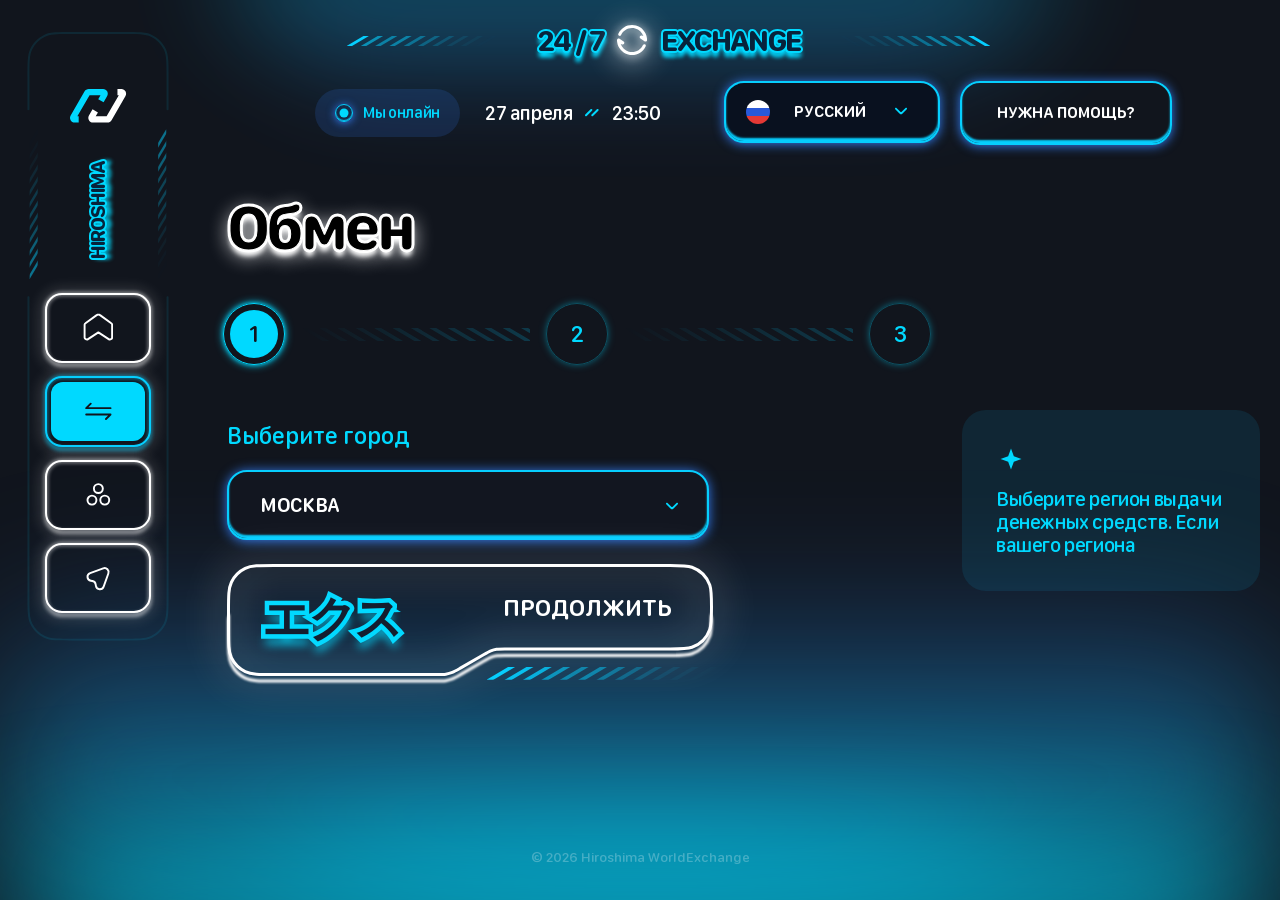
<file: exchange.html>
<!doctype html>
<html lang="ru">

<head>
    <meta charset="UTF-8" />
    <meta name="viewport" content="width=device-width, initial-scale=1.0" />
    <title>Обмен — Hiroshima</title>
    <link rel="icon" type="image/svg+xml" href="./favicon.svg">
    <link rel="icon" type="image/png" sizes="32x32" href="./favicon-32x32.png">
    <link rel="apple-touch-icon" sizes="180x180" href="./apple-touch-icon.png">
    <link href="https://unpkg.com/aos@2.3.1/dist/aos.css" rel="stylesheet" />
    <script src="https://unpkg.com/aos@2.3.1/dist/aos.js"></script>
    <script type="module" crossorigin src="./scripts/index.js"></script>
    <link rel="stylesheet" crossorigin href="./styles/index.css">
</head>

<body>
    <div class="site-container">
        <main class="main">
            <section class="hero">
                <div class="container">
                    <svg class="hero__top-bg" width="1046" height="188" viewBox="0 0 1046 188" fill="none"
                        xmlns="http://www.w3.org/2000/svg">
                        <g filter="url(#filter0_f_11_7)">
                            <path
                                d="M210.168 72.6404L115.615 -15.3596C102.317 -27.7359 111.074 -50 129.24 -50H524.894H916.515C935.179 -50 943.671 -26.6984 929.383 -14.6897L824.683 73.3104C821.079 76.3394 816.522 78 811.815 78H517.515H223.794C218.738 78 213.87 76.085 210.168 72.6404Z"
                                fill="url(#paint0_linear_11_7)" fill-opacity="0.6" />
                        </g>
                        <defs>
                            <filter id="filter0_f_11_7" x="1.52588e-05" y="-159.2" width="1045.75" height="346.4"
                                filterUnits="userSpaceOnUse" color-interpolation-filters="sRGB">
                                <feFlood flood-opacity="0" result="BackgroundImageFix" />
                                <feBlend mode="normal" in="SourceGraphic" in2="BackgroundImageFix" result="shape" />
                                <feGaussianBlur stdDeviation="54.6" result="effect1_foregroundBlur_11_7" />
                            </filter>
                            <linearGradient id="paint0_linear_11_7" x1="524.894" y1="78" x2="524.894" y2="-50"
                                gradientUnits="userSpaceOnUse">
                                <stop stop-color="#337DF5" stop-opacity="0.3" />
                                <stop offset="1" stop-color="#00D9FF" />
                            </linearGradient>
                        </defs>
                    </svg>

                    <div class="hero__wrapper">
                        <aside class="hero__aside">
                            <div class="hero__aside-logo">
                                <svg width="133" height="49" viewBox="0 0 133 49" fill="none"
                                    xmlns="http://www.w3.org/2000/svg">
                                    <path
                                        d="M73.7798 0C79.015 0 82.2872 5.66731 79.6696 10.2012L74.484 19.1826L66.7053 14.6915L70.0017 8.98216H54.1967L36.5652 39.5208H38.5155V48.5029H32.7871C27.5519 48.5029 24.2798 42.8356 26.8974 38.3018L47.0476 3.40039C48.2624 1.29622 50.5077 0 52.9374 0H73.7798Z"
                                        fill="#00D9FF" />
                                    <path
                                        d="M59.2201 48.5029C53.9849 48.5029 50.7127 42.8356 53.3304 38.3018L58.5159 29.3203L66.2946 33.8114L62.9982 39.5208H78.8032L96.4347 8.98217H94.4844V3.8147e-06H100.213C105.448 3.8147e-06 108.72 5.66733 106.103 10.2012L85.9524 45.1025C84.7375 47.2067 82.4923 48.5029 80.0626 48.5029H59.2201Z"
                                        fill="white" />
                                </svg>
                            </div>

                            <span class="hero__aside-text neon-text" data-label="HIROSHIMA">HIROSHIMA</span>
                            <nav class="hero__aside-nav" aria-label="Навигация">
                                <ul class="hero__aside-list list-reset">
                                    <li class="hero__aside-item">
                                        <a class="hero__aside-link" href="index.html">
                                            <svg width="48" height="48" viewBox="0 0 48 48" fill="none"
                                                xmlns="http://www.w3.org/2000/svg">
                                                <path
                                                    d="M24 2.5C24.4704 2.5 24.9429 2.56634 25.3926 2.70117C25.8394 2.83519 26.2689 3.03956 26.6504 3.31543L26.6514 3.31445L44.1514 15.9111L44.1562 15.915C44.5377 16.1919 44.8756 16.5464 45.1191 16.9756C45.3629 17.4053 45.5019 17.8934 45.5 18.4062V38.2002C45.5 39.2642 44.911 40.1381 44.1436 40.6904C43.383 41.2378 42.4292 41.5 41.5 41.5C41.2072 41.5 40.9204 41.4147 40.6758 41.2539L24 30.2949L7.32422 41.2539C7.07956 41.4147 6.79275 41.5 6.5 41.5C5.57083 41.5 4.61701 41.2378 3.85645 40.6904C3.08906 40.1381 2.5 39.2642 2.5 38.2002V18.4062C2.49809 17.8933 2.63709 17.4053 2.88086 16.9756L2.97656 16.8174C3.20954 16.4584 3.51006 16.1573 3.84375 15.915L3.84863 15.9111L21.3486 3.31445V3.31543C21.7302 3.03932 22.1603 2.83527 22.6074 2.70117C23.0571 2.56634 23.5296 2.5 24 2.5Z"
                                                    stroke="white" stroke-width="3" stroke-linecap="round"
                                                    stroke-linejoin="round" />
                                            </svg>
                                        </a>
                                    </li>
                                    <li class="hero__aside-item">
                                        <a class="hero__aside-link hero__aside-link--active" href="exchange.html"
                                            aria-current="page">
                                            
                                            <svg class="hero__aside-link-icon-default" width="48" height="48"
                                                viewBox="0 0 48 48" fill="none" xmlns="http://www.w3.org/2000/svg">
                                                <path d="M43 19H5L12.125 12" stroke="white" stroke-width="3"
                                                    stroke-linecap="round" stroke-linejoin="round" />
                                                <path d="M5 29H43L35.875 36" stroke="white" stroke-width="3"
                                                    stroke-linecap="round" stroke-linejoin="round" />
                                            </svg>
                                            
                                            <svg class="hero__aside-link-icon-active" width="48" height="48"
                                                viewBox="0 0 48 48" fill="none" xmlns="http://www.w3.org/2000/svg">
                                                <path d="M43 19H5L12.125 12" stroke="#11151D" stroke-width="3"
                                                    stroke-linecap="round" stroke-linejoin="round" />
                                                <path d="M5 29H43L35.875 36" stroke="#11151D" stroke-width="3"
                                                    stroke-linecap="round" stroke-linejoin="round" />
                                            </svg>
                                        </a>
                                    </li>
                                    <li class="hero__aside-item">
                                        <a class="hero__aside-link" href="about.html">
                                            <svg width="48" height="48" viewBox="0 0 48 48" fill="none"
                                                xmlns="http://www.w3.org/2000/svg">
                                                <path
                                                    d="M24 21.9995C27.866 21.9995 31 18.8655 31 14.9995C31 11.1335 27.866 7.99951 24 7.99951C20.134 7.99951 17 11.1335 17 14.9995C17 18.8655 20.134 21.9995 24 21.9995Z"
                                                    stroke="white" stroke-width="3" />
                                                <path
                                                    d="M34 39.9995C37.866 39.9995 41 36.8655 41 32.9995C41 29.1335 37.866 25.9995 34 25.9995C30.134 25.9995 27 29.1335 27 32.9995C27 36.8655 30.134 39.9995 34 39.9995Z"
                                                    stroke="white" stroke-width="3" />
                                                <path
                                                    d="M14 39.9995C17.866 39.9995 21 36.8655 21 32.9995C21 29.1335 17.866 25.9995 14 25.9995C10.134 25.9995 7 29.1335 7 32.9995C7 36.8655 10.134 39.9995 14 39.9995Z"
                                                    stroke="white" stroke-width="3" />
                                            </svg>
                                        </a>
                                    </li>
                                    <li class="hero__aside-item">
                                        <a class="hero__aside-link" href="https://t.me/HiroshimaNew" target="_blank"
                                            rel="noopener noreferrer">
                                            <svg width="48" height="48" viewBox="0 0 48 48" fill="none"
                                                xmlns="http://www.w3.org/2000/svg">
                                                <path
                                                    d="M32.2536 36.8549L39.6167 16.4013C41.4126 11.4128 36.5871 6.58738 31.5985 8.38328L11.1449 15.7465C5.0852 17.928 5.86409 26.7351 12.2129 27.8191L14.6439 28.2339C17.265 28.6817 19.3184 30.7351 19.7658 33.3562L20.1809 35.7871C21.265 42.136 30.072 42.9148 32.2536 36.8549Z"
                                                    stroke="white" stroke-width="3" stroke-linecap="round"
                                                    stroke-linejoin="round" />
                                            </svg>
                                        </a>
                                    </li>
                                </ul>
                            </nav>

                        </aside>
                        <div class="hero__content">
                            <header class="header">
                                <div class="header__wrapper">
                                    <div class="header__content">
                                        <svg class="header__content-el" width="193" height="13" viewBox="0 0 193 13"
                                            fill="none" xmlns="http://www.w3.org/2000/svg">
                                            <g clip-path="url(#clip0_11_113)">
                                                <path d="M193 -1.78711L165.429 14.5515" stroke="#06CEFE"
                                                    stroke-opacity="0.01" stroke-width="3.57407" />
                                                <path d="M174.619 -1.78711L147.048 14.5515" stroke="#06CEFE"
                                                    stroke-opacity="0.05" stroke-width="3.57407" />
                                                <path d="M156.238 -1.78711L128.667 14.5515" stroke="#06CEFE"
                                                    stroke-opacity="0.1" stroke-width="3.57407" />
                                                <path d="M137.857 -1.78711L110.286 14.5515" stroke="#06CEFE"
                                                    stroke-opacity="0.2" stroke-width="3.57407" />
                                                <path d="M119.476 -1.78711L91.9048 14.5515" stroke="#06CEFE"
                                                    stroke-opacity="0.3" stroke-width="3.57407" />
                                                <path d="M101.095 -1.78711L73.5238 14.5515" stroke="#06CEFE"
                                                    stroke-opacity="0.4" stroke-width="3.57407" />
                                                <path d="M82.7142 -1.78711L55.1428 14.5515" stroke="#06CEFE"
                                                    stroke-opacity="0.5" stroke-width="3.57407" />
                                                <path d="M64.3334 -1.78711L36.7619 14.5515" stroke="#06CEFE"
                                                    stroke-opacity="0.5" stroke-width="3.57407" />
                                                <path d="M45.9524 -1.78711L18.381 14.5515" stroke="#06CEFE"
                                                    stroke-opacity="0.6" stroke-width="3.57407" />
                                                <path d="M27.5714 -1.78687L-1.84774e-05 14.5518" stroke="#06CEFE"
                                                    stroke-width="3.57407" />
                                            </g>
                                            <defs>
                                                <clipPath id="clip0_11_113">
                                                    <rect width="193" height="12.7646" fill="white"
                                                        transform="translate(193 12.7646) rotate(-180)" />
                                                </clipPath>
                                            </defs>
                                        </svg>
                                        <div class="header__inner">
                                            <span class="header__content-text neon-text" data-label="24 / 7">24 /
                                                7</span>
                                            <svg class="header__content-refresh" width="31" height="31"
                                                viewBox="0 0 31 31" fill="none" xmlns="http://www.w3.org/2000/svg">
                                                <path
                                                    d="M4.77642e-05 15.1457C-0.00934216 13.8487 1.36766 13.1064 2.43051 13.6797L2.57334 13.7662L6.59657 16.477C8.05797 17.4616 7.16403 19.6968 5.49435 19.4918L5.31892 19.4618L3.72132 19.1113C5.0144 22.6816 7.97364 25.5813 11.9164 26.6378C17.6722 28.18 23.5749 25.2709 25.9631 20.0199C26.3067 19.2647 27.1975 18.9308 27.9528 19.2743C28.7082 19.6179 29.0419 20.5087 28.6984 21.2639C25.7119 27.8301 18.3367 31.4689 11.1387 29.5403C5.12329 27.9283 0.946574 22.8868 0.141567 17.0887C0.0527744 16.4492 0.00493744 15.8003 4.77642e-05 15.1457ZM1.35642 8.79197C4.34285 2.22593 11.7181 -1.41295 18.9161 0.515738C24.9316 2.12757 29.1083 7.16906 29.9133 12.9672C30.0021 13.6067 30.0498 14.2556 30.0547 14.9102C30.0641 16.2072 28.6872 16.9495 27.6243 16.3762L27.4815 16.2898L23.458 13.579C21.9967 12.5943 22.8905 10.3592 24.5601 10.564L24.7355 10.594L26.3333 10.9444C25.0402 7.37417 22.081 4.47461 18.1384 3.41819C12.3827 1.87592 6.47989 4.78511 4.09162 10.036C3.74809 10.7913 2.8573 11.1251 2.102 10.7816C1.3467 10.4381 1.01289 9.54727 1.35642 8.79197Z"
                                                    fill="white" />
                                            </svg>

                                            <span class="header__content-text neon-text"
                                                data-label="EXCHANGE">EXCHANGE</span>

                                        </div>
                                        <svg class="header__content-el" width="193" height="13" viewBox="0 0 193 13"
                                            fill="none" xmlns="http://www.w3.org/2000/svg">
                                            <g clip-path="url(#clip0_11_124)">
                                                <path d="M0 -1.78711L27.5714 14.5515" stroke="#06CEFE"
                                                    stroke-opacity="0.01" stroke-width="3.57407" />
                                                <path d="M18.381 -1.78711L45.9524 14.5515" stroke="#06CEFE"
                                                    stroke-opacity="0.05" stroke-width="3.57407" />
                                                <path d="M36.7619 -1.78711L64.3333 14.5515" stroke="#06CEFE"
                                                    stroke-opacity="0.1" stroke-width="3.57407" />
                                                <path d="M55.1429 -1.78711L82.7143 14.5515" stroke="#06CEFE"
                                                    stroke-opacity="0.2" stroke-width="3.57407" />
                                                <path d="M73.5238 -1.78711L101.095 14.5515" stroke="#06CEFE"
                                                    stroke-opacity="0.3" stroke-width="3.57407" />
                                                <path d="M91.9048 -1.78711L119.476 14.5515" stroke="#06CEFE"
                                                    stroke-opacity="0.4" stroke-width="3.57407" />
                                                <path d="M110.286 -1.78711L137.857 14.5515" stroke="#06CEFE"
                                                    stroke-opacity="0.5" stroke-width="3.57407" />
                                                <path d="M128.667 -1.78711L156.238 14.5515" stroke="#06CEFE"
                                                    stroke-opacity="0.5" stroke-width="3.57407" />
                                                <path d="M147.048 -1.78711L174.619 14.5515" stroke="#06CEFE"
                                                    stroke-opacity="0.6" stroke-width="3.57407" />
                                                <path d="M165.429 -1.78687L193 14.5518" stroke="#06CEFE"
                                                    stroke-width="3.57407" />
                                            </g>
                                            <defs>
                                                <clipPath id="clip0_11_124">
                                                    <rect width="193" height="12.7646" fill="white"
                                                        transform="matrix(1 0 0 -1 0 12.7646)" />
                                                </clipPath>
                                            </defs>
                                        </svg>
                                    </div>

                                    <div class="header__top">
                                        <span class="header__top-text">Быстрый и безопасный обмен в любой точке
                                            мира</span>
                                        <div class="header__top-content">
                                            <div class="header__top-info">
                                                <span class="header__top-status">
                                                    <span class="header__top-status-icon"></span>
                                                    Мы онлайн
                                                </span>
                                                <span class="header__top-info-text">
                                                    <span>27 апреля</span>
                                                    <svg width="14" height="8" viewBox="0 0 14 8" fill="none"
                                                        xmlns="http://www.w3.org/2000/svg">
                                                        <path d="M1 6.29297L6.29289 1.00008" stroke="#00D9FF"
                                                            stroke-width="2" stroke-linecap="round" />
                                                        <path d="M7.29285 6.29297L12.5857 1.00008" stroke="#00D9FF"
                                                            stroke-width="2" stroke-linecap="round" />
                                                    </svg>
                                                    <span>23:50</span>
                                                </span>
                                            </div>
                                            <div class="header__top-wrapper">
                                                <div class="header__top-mobile visible-tablet">
                                                    <div class="header__top-mobile-logo">
                                                        <svg width="66" height="24" viewBox="0 0 66 24" fill="none"
                                                            xmlns="http://www.w3.org/2000/svg">
                                                            <path
                                                                d="M36.1372 0C38.7014 0 40.3041 2.77582 39.022 4.99649L36.4821 9.39555L32.6722 7.19584L34.2867 4.39943H26.5455L17.9097 19.3571H18.8649V23.7565H16.0592C13.495 23.7565 11.8923 20.9807 13.1744 18.76L23.0439 1.6655C23.6389 0.634884 24.7386 0 25.9287 0H36.1372Z"
                                                                fill="#00D9FF" />
                                                            <path
                                                                d="M29.0065 23.7568C26.4423 23.7568 24.8396 20.981 26.1217 18.7603L28.6616 14.3613L32.4715 16.561L30.857 19.3574H38.5982L47.2341 4.39973H46.2788V0.000299454H49.0845C51.6487 0.000299454 53.2514 2.77613 51.9693 4.99679L42.0998 22.0913C41.5048 23.122 40.4051 23.7568 39.215 23.7568H29.0065Z"
                                                                fill="white" />
                                                        </svg>
                                                    </div>
                                                    <span class="header__top-mobile-text neon-text"
                                                        data-label="HIROSHIMA">
                                                        HIROSHIMA
                                                    </span>
                                                </div>

                                                <div class="header__top-action">
                                                    <div class="custom-select" data-select>
                                                        <button class="custom-select__trigger" type="button">
                                                            <span class="custom-select__flag flag-ru"></span>
                                                            <span
                                                                class="custom-select__text hidden-tablet">РУССКИЙ</span>
                                                            <span class="custom-select__arrow hidden-tablet">
                                                                <svg width="22" height="22" viewBox="0 0 22 22"
                                                                    fill="none" xmlns="http://www.w3.org/2000/svg">
                                                                    <path
                                                                        d="M5.23138 8.90095C4.87339 9.25892 4.87339 9.83935 5.23138 10.1973L9.71589 14.6774C10.432 15.3928 11.5923 15.3925 12.308 14.6769L16.7908 10.194C17.1489 9.83605 17.1489 9.25562 16.7908 8.89764C16.4329 8.53965 15.8524 8.53965 15.4945 8.89764L11.6577 12.7345C11.2997 13.0925 10.7193 13.0924 10.3613 12.7345L6.52774 8.90095C6.16976 8.54296 5.58936 8.54296 5.23138 8.90095Z"
                                                                        fill="#00D9FF" />
                                                                </svg>
                                                            </span>
                                                        </button>

                                                        <div class="custom-select__dropdown">
                                                            <div class="custom-select__option" data-value="ru">
                                                                <span class="custom-select__flag flag-ru"></span> <span
                                                                    class="hidden-tablet">РУССКИЙ</span>
                                                            </div>
                                                            <div class="custom-select__option" data-value="en">
                                                                <span class="custom-select__flag flag-en"></span> <span
                                                                    class="hidden-tablet">ENGLISH</span>
                                                            </div>
                                                            <div class="custom-select__option" data-value="tr">
                                                                <span class="custom-select__flag flag-tr"></span> <span
                                                                    class="hidden-tablet">TÜRKÇE</span>
                                                            </div>
                                                        </div>

                                                        <input type="hidden" name="language" value="ru">
                                                    </div>
                                                    <a class="header__top-link" href=""><span
                                                            class="hidden-tablet">нужна помощь</span>?</a>
                                                </div>
                                            </div>
                                        </div>
                                    </div>
                                </div>
                            </header>
                            <div class="hero__inner">
                                <div class="exchange__header">
                                    <h1 class="exchange__title hero__inner-text neon-heading"><span>Обмен</span></h1>
                                    <button class="exchange__back-btn" type="button">
                                        <svg width="18" height="5" viewBox="0 0 18 5" fill="none"
                                            xmlns="http://www.w3.org/2000/svg">
                                            <path d="M17 3.94737H1L4 1" stroke="white" stroke-width="2"
                                                stroke-linecap="round" stroke-linejoin="round" />
                                        </svg>
                                        НАЗАД
                                    </button>
                                </div>

                                <div class="exchange">
                                    <div class="exchange__body">

                                        <div class="exchange__steps">
                                            <div class="exchange__step exchange__step--active">
                                                <svg class="exchange__step-check" width="22" height="22"
                                                    viewBox="0 0 22 22" fill="none" xmlns="http://www.w3.org/2000/svg">
                                                    <path d="M4.5 11L9 15.5L17.5 6.5" stroke="#11151d"
                                                        stroke-width="2.5" stroke-linecap="round"
                                                        stroke-linejoin="round" />
                                                </svg>
                                                <span class="exchange__step-num">1</span>
                                            </div>
                                            <div class="exchange__connector">
                                                <svg class="exchange__connector-svg exchange__connector-svg--lg"
                                                    width="100%" height="13" viewBox="0 0 561 13"
                                                    preserveAspectRatio="xMinYMin slice"
                                                    xmlns="http://www.w3.org/2000/svg">
                                                    <g opacity="0.2">
                                                        <path d="M0 -1.78687L27.5714 14.5518" stroke="#06CEFE"
                                                            stroke-width="3.57407" />
                                                        <path d="M18.381 -1.78687L45.9524 14.5518" stroke="#06CEFE"
                                                            stroke-width="3.57407" />
                                                        <path d="M36.7619 -1.78687L64.3333 14.5518" stroke="#06CEFE"
                                                            stroke-width="3.57407" />
                                                        <path d="M55.1429 -1.78687L82.7143 14.5518" stroke="#06CEFE"
                                                            stroke-width="3.57407" />
                                                        <path d="M73.5238 -1.78687L101.0952 14.5518" stroke="#06CEFE"
                                                            stroke-width="3.57407" />
                                                        <path d="M91.9048 -1.78687L119.4762 14.5518" stroke="#06CEFE"
                                                            stroke-width="3.57407" />
                                                        <path d="M110.286 -1.78687L137.8574 14.5518" stroke="#06CEFE"
                                                            stroke-width="3.57407" />
                                                        <path d="M128.667 -1.78687L156.2384 14.5518" stroke="#06CEFE"
                                                            stroke-width="3.57407" />
                                                        <path d="M147.048 -1.78687L174.6194 14.5518" stroke="#06CEFE"
                                                            stroke-width="3.57407" />
                                                        <path d="M165.429 -1.78687L193 14.5518" stroke="#06CEFE"
                                                            stroke-width="3.57407" />
                                                        <path d="M183.81 -1.78687L211.381 14.5518" stroke="#06CEFE"
                                                            stroke-width="3.57407" />
                                                        <path d="M202.19 -1.78687L229.762 14.5518" stroke="#06CEFE"
                                                            stroke-width="3.57407" />
                                                        <path d="M220.571 -1.78687L248.1424 14.5518" stroke="#06CEFE"
                                                            stroke-width="3.57407" />
                                                        <path d="M238.952 -1.78687L266.5234 14.5518" stroke="#06CEFE"
                                                            stroke-width="3.57407" />
                                                        <path d="M257.333 -1.78687L284.9044 14.5518" stroke="#06CEFE"
                                                            stroke-width="3.57407" />
                                                        <path d="M275.714 -1.78687L303.2854 14.5518" stroke="#06CEFE"
                                                            stroke-width="3.57407" />
                                                        <path d="M294.095 -1.78687L321.6664 14.5518" stroke="#06CEFE"
                                                            stroke-width="3.57407" />
                                                        <path d="M312.476 -1.78687L340.0474 14.5518" stroke="#06CEFE"
                                                            stroke-width="3.57407" />
                                                        <path d="M330.857 -1.78687L358.4284 14.5518" stroke="#06CEFE"
                                                            stroke-width="3.57407" />
                                                        <path d="M349.238 -1.78687L376.8094 14.5518" stroke="#06CEFE"
                                                            stroke-width="3.57407" />
                                                        <path d="M367.619 -1.78687L395.1904 14.5518" stroke="#06CEFE"
                                                            stroke-width="3.57407" />
                                                        <path d="M386 -1.78687L413.5714 14.5518" stroke="#06CEFE"
                                                            stroke-width="3.57407" />
                                                        <path d="M404.381 -1.78687L431.9524 14.5518" stroke="#06CEFE"
                                                            stroke-width="3.57407" />
                                                        <path d="M422.762 -1.78687L450.3334 14.5518" stroke="#06CEFE"
                                                            stroke-width="3.57407" />
                                                        <path d="M441.143 -1.78687L468.7144 14.5518" stroke="#06CEFE"
                                                            stroke-width="3.57407" />
                                                        <path d="M459.524 -1.78687L487.0954 14.5518" stroke="#06CEFE"
                                                            stroke-width="3.57407" />
                                                        <path d="M477.905 -1.78687L505.4764 14.5518" stroke="#06CEFE"
                                                            stroke-width="3.57407" />
                                                        <path d="M496.286 -1.78687L523.8574 14.5518" stroke="#06CEFE"
                                                            stroke-width="3.57407" />
                                                        <path d="M514.667 -1.78687L542.2384 14.5518" stroke="#06CEFE"
                                                            stroke-width="3.57407" />
                                                        <path d="M533.048 -1.78687L560.6194 14.5518" stroke="#06CEFE"
                                                            stroke-width="3.57407" />
                                                    </g>
                                                </svg>
                                                <svg class="exchange__connector-svg exchange__connector-svg--sm"
                                                    width="100%" height="8" viewBox="0 0 260 8"
                                                    preserveAspectRatio="xMinYMin slice"
                                                    xmlns="http://www.w3.org/2000/svg">
                                                    <g opacity="0.2">
                                                        <path d="M0 -1.02932L15.8808 8.38151" stroke="#06CEFE"
                                                            stroke-width="2.05862" />
                                                        <path d="M10.5872 -1.02932L26.468 8.38151" stroke="#06CEFE"
                                                            stroke-width="2.05862" />
                                                        <path d="M21.1744 -1.02932L37.0552 8.38151" stroke="#06CEFE"
                                                            stroke-width="2.05862" />
                                                        <path d="M31.7616 -1.02932L47.6424 8.38151" stroke="#06CEFE"
                                                            stroke-width="2.05862" />
                                                        <path d="M42.3488 -1.02932L58.2296 8.38151" stroke="#06CEFE"
                                                            stroke-width="2.05862" />
                                                        <path d="M52.936 -1.02932L68.8168 8.38151" stroke="#06CEFE"
                                                            stroke-width="2.05862" />
                                                        <path d="M63.5232 -1.02932L79.404 8.38151" stroke="#06CEFE"
                                                            stroke-width="2.05862" />
                                                        <path d="M74.1104 -1.02932L89.9912 8.38151" stroke="#06CEFE"
                                                            stroke-width="2.05862" />
                                                        <path d="M84.6976 -1.02932L100.5784 8.38151" stroke="#06CEFE"
                                                            stroke-width="2.05862" />
                                                        <path d="M95.2848 -1.02932L111.1656 8.38151" stroke="#06CEFE"
                                                            stroke-width="2.05862" />
                                                        <path d="M105.872 -1.02932L121.7528 8.38151" stroke="#06CEFE"
                                                            stroke-width="2.05862" />
                                                        <path d="M116.4592 -1.02932L132.34 8.38151" stroke="#06CEFE"
                                                            stroke-width="2.05862" />
                                                        <path d="M127.0464 -1.02932L142.9272 8.38151" stroke="#06CEFE"
                                                            stroke-width="2.05862" />
                                                        <path d="M137.6336 -1.02932L153.5144 8.38151" stroke="#06CEFE"
                                                            stroke-width="2.05862" />
                                                        <path d="M148.2208 -1.02932L164.1016 8.38151" stroke="#06CEFE"
                                                            stroke-width="2.05862" />
                                                        <path d="M158.808 -1.02932L174.6888 8.38151" stroke="#06CEFE"
                                                            stroke-width="2.05862" />
                                                        <path d="M169.3952 -1.02932L185.276 8.38151" stroke="#06CEFE"
                                                            stroke-width="2.05862" />
                                                        <path d="M179.9824 -1.02932L195.8632 8.38151" stroke="#06CEFE"
                                                            stroke-width="2.05862" />
                                                        <path d="M190.5696 -1.02932L206.4504 8.38151" stroke="#06CEFE"
                                                            stroke-width="2.05862" />
                                                        <path d="M201.1568 -1.02932L217.0376 8.38151" stroke="#06CEFE"
                                                            stroke-width="2.05862" />
                                                        <path d="M211.744 -1.02932L227.6248 8.38151" stroke="#06CEFE"
                                                            stroke-width="2.05862" />
                                                        <path d="M222.3312 -1.02932L238.212 8.38151" stroke="#06CEFE"
                                                            stroke-width="2.05862" />
                                                        <path d="M232.9184 -1.02932L248.7992 8.38151" stroke="#06CEFE"
                                                            stroke-width="2.05862" />
                                                        <path d="M243.5056 -1.02932L259.3864 8.38151" stroke="#06CEFE"
                                                            stroke-width="2.05862" />
                                                    </g>
                                                </svg>
                                            </div>
                                            <div class="exchange__step">
                                                <svg class="exchange__step-check" width="22" height="22"
                                                    viewBox="0 0 22 22" fill="none" xmlns="http://www.w3.org/2000/svg">
                                                    <path d="M4.5 11L9 15.5L17.5 6.5" stroke="#11151d"
                                                        stroke-width="2.5" stroke-linecap="round"
                                                        stroke-linejoin="round" />
                                                </svg>
                                                <span class="exchange__step-num">2</span>
                                            </div>
                                            <div class="exchange__connector">
                                                <svg class="exchange__connector-svg exchange__connector-svg--lg"
                                                    width="100%" height="13" viewBox="0 0 561 13"
                                                    preserveAspectRatio="xMinYMin slice"
                                                    xmlns="http://www.w3.org/2000/svg">
                                                    <g opacity="0.2">
                                                        <path d="M0 -1.78687L27.5714 14.5518" stroke="#06CEFE"
                                                            stroke-width="3.57407" />
                                                        <path d="M18.381 -1.78687L45.9524 14.5518" stroke="#06CEFE"
                                                            stroke-width="3.57407" />
                                                        <path d="M36.7619 -1.78687L64.3333 14.5518" stroke="#06CEFE"
                                                            stroke-width="3.57407" />
                                                        <path d="M55.1429 -1.78687L82.7143 14.5518" stroke="#06CEFE"
                                                            stroke-width="3.57407" />
                                                        <path d="M73.5238 -1.78687L101.0952 14.5518" stroke="#06CEFE"
                                                            stroke-width="3.57407" />
                                                        <path d="M91.9048 -1.78687L119.4762 14.5518" stroke="#06CEFE"
                                                            stroke-width="3.57407" />
                                                        <path d="M110.286 -1.78687L137.8574 14.5518" stroke="#06CEFE"
                                                            stroke-width="3.57407" />
                                                        <path d="M128.667 -1.78687L156.2384 14.5518" stroke="#06CEFE"
                                                            stroke-width="3.57407" />
                                                        <path d="M147.048 -1.78687L174.6194 14.5518" stroke="#06CEFE"
                                                            stroke-width="3.57407" />
                                                        <path d="M165.429 -1.78687L193 14.5518" stroke="#06CEFE"
                                                            stroke-width="3.57407" />
                                                        <path d="M183.81 -1.78687L211.381 14.5518" stroke="#06CEFE"
                                                            stroke-width="3.57407" />
                                                        <path d="M202.19 -1.78687L229.762 14.5518" stroke="#06CEFE"
                                                            stroke-width="3.57407" />
                                                        <path d="M220.571 -1.78687L248.1424 14.5518" stroke="#06CEFE"
                                                            stroke-width="3.57407" />
                                                        <path d="M238.952 -1.78687L266.5234 14.5518" stroke="#06CEFE"
                                                            stroke-width="3.57407" />
                                                        <path d="M257.333 -1.78687L284.9044 14.5518" stroke="#06CEFE"
                                                            stroke-width="3.57407" />
                                                        <path d="M275.714 -1.78687L303.2854 14.5518" stroke="#06CEFE"
                                                            stroke-width="3.57407" />
                                                        <path d="M294.095 -1.78687L321.6664 14.5518" stroke="#06CEFE"
                                                            stroke-width="3.57407" />
                                                        <path d="M312.476 -1.78687L340.0474 14.5518" stroke="#06CEFE"
                                                            stroke-width="3.57407" />
                                                        <path d="M330.857 -1.78687L358.4284 14.5518" stroke="#06CEFE"
                                                            stroke-width="3.57407" />
                                                        <path d="M349.238 -1.78687L376.8094 14.5518" stroke="#06CEFE"
                                                            stroke-width="3.57407" />
                                                        <path d="M367.619 -1.78687L395.1904 14.5518" stroke="#06CEFE"
                                                            stroke-width="3.57407" />
                                                        <path d="M386 -1.78687L413.5714 14.5518" stroke="#06CEFE"
                                                            stroke-width="3.57407" />
                                                        <path d="M404.381 -1.78687L431.9524 14.5518" stroke="#06CEFE"
                                                            stroke-width="3.57407" />
                                                        <path d="M422.762 -1.78687L450.3334 14.5518" stroke="#06CEFE"
                                                            stroke-width="3.57407" />
                                                        <path d="M441.143 -1.78687L468.7144 14.5518" stroke="#06CEFE"
                                                            stroke-width="3.57407" />
                                                        <path d="M459.524 -1.78687L487.0954 14.5518" stroke="#06CEFE"
                                                            stroke-width="3.57407" />
                                                        <path d="M477.905 -1.78687L505.4764 14.5518" stroke="#06CEFE"
                                                            stroke-width="3.57407" />
                                                        <path d="M496.286 -1.78687L523.8574 14.5518" stroke="#06CEFE"
                                                            stroke-width="3.57407" />
                                                        <path d="M514.667 -1.78687L542.2384 14.5518" stroke="#06CEFE"
                                                            stroke-width="3.57407" />
                                                        <path d="M533.048 -1.78687L560.6194 14.5518" stroke="#06CEFE"
                                                            stroke-width="3.57407" />
                                                    </g>
                                                </svg>
                                                <svg class="exchange__connector-svg exchange__connector-svg--sm"
                                                    width="100%" height="8" viewBox="0 0 260 8"
                                                    preserveAspectRatio="xMinYMin slice"
                                                    xmlns="http://www.w3.org/2000/svg">
                                                    <g opacity="0.2">
                                                        <path d="M0 -1.02932L15.8808 8.38151" stroke="#06CEFE"
                                                            stroke-width="2.05862" />
                                                        <path d="M10.5872 -1.02932L26.468 8.38151" stroke="#06CEFE"
                                                            stroke-width="2.05862" />
                                                        <path d="M21.1744 -1.02932L37.0552 8.38151" stroke="#06CEFE"
                                                            stroke-width="2.05862" />
                                                        <path d="M31.7616 -1.02932L47.6424 8.38151" stroke="#06CEFE"
                                                            stroke-width="2.05862" />
                                                        <path d="M42.3488 -1.02932L58.2296 8.38151" stroke="#06CEFE"
                                                            stroke-width="2.05862" />
                                                        <path d="M52.936 -1.02932L68.8168 8.38151" stroke="#06CEFE"
                                                            stroke-width="2.05862" />
                                                        <path d="M63.5232 -1.02932L79.404 8.38151" stroke="#06CEFE"
                                                            stroke-width="2.05862" />
                                                        <path d="M74.1104 -1.02932L89.9912 8.38151" stroke="#06CEFE"
                                                            stroke-width="2.05862" />
                                                        <path d="M84.6976 -1.02932L100.5784 8.38151" stroke="#06CEFE"
                                                            stroke-width="2.05862" />
                                                        <path d="M95.2848 -1.02932L111.1656 8.38151" stroke="#06CEFE"
                                                            stroke-width="2.05862" />
                                                        <path d="M105.872 -1.02932L121.7528 8.38151" stroke="#06CEFE"
                                                            stroke-width="2.05862" />
                                                        <path d="M116.4592 -1.02932L132.34 8.38151" stroke="#06CEFE"
                                                            stroke-width="2.05862" />
                                                        <path d="M127.0464 -1.02932L142.9272 8.38151" stroke="#06CEFE"
                                                            stroke-width="2.05862" />
                                                        <path d="M137.6336 -1.02932L153.5144 8.38151" stroke="#06CEFE"
                                                            stroke-width="2.05862" />
                                                        <path d="M148.2208 -1.02932L164.1016 8.38151" stroke="#06CEFE"
                                                            stroke-width="2.05862" />
                                                        <path d="M158.808 -1.02932L174.6888 8.38151" stroke="#06CEFE"
                                                            stroke-width="2.05862" />
                                                        <path d="M169.3952 -1.02932L185.276 8.38151" stroke="#06CEFE"
                                                            stroke-width="2.05862" />
                                                        <path d="M179.9824 -1.02932L195.8632 8.38151" stroke="#06CEFE"
                                                            stroke-width="2.05862" />
                                                        <path d="M190.5696 -1.02932L206.4504 8.38151" stroke="#06CEFE"
                                                            stroke-width="2.05862" />
                                                        <path d="M201.1568 -1.02932L217.0376 8.38151" stroke="#06CEFE"
                                                            stroke-width="2.05862" />
                                                        <path d="M211.744 -1.02932L227.6248 8.38151" stroke="#06CEFE"
                                                            stroke-width="2.05862" />
                                                        <path d="M222.3312 -1.02932L238.212 8.38151" stroke="#06CEFE"
                                                            stroke-width="2.05862" />
                                                        <path d="M232.9184 -1.02932L248.7992 8.38151" stroke="#06CEFE"
                                                            stroke-width="2.05862" />
                                                        <path d="M243.5056 -1.02932L259.3864 8.38151" stroke="#06CEFE"
                                                            stroke-width="2.05862" />
                                                    </g>
                                                </svg>
                                            </div>
                                            <div class="exchange__step">
                                                <svg class="exchange__step-check" width="22" height="22"
                                                    viewBox="0 0 22 22" fill="none" xmlns="http://www.w3.org/2000/svg">
                                                    <path d="M4.5 11L9 15.5L17.5 6.5" stroke="#11151d"
                                                        stroke-width="2.5" stroke-linecap="round"
                                                        stroke-linejoin="round" />
                                                </svg>
                                                <span class="exchange__step-num">3</span>
                                            </div>
                                        </div>

                                        <div class="exchange__step-panel exchange__step-panel--active"
                                            data-step-panel="1">

                                            <p class="exchange__field-label">Выберите город</p>

                                            <div class="exchange__city-select" data-exchange-select>
                                                <button class="exchange__city-trigger" type="button">
                                                    <span class="exchange__city-value">МОСКВА</span>
                                                    <svg class="exchange__city-arrow" width="22" height="22"
                                                        viewBox="0 0 22 22" fill="none"
                                                        xmlns="http://www.w3.org/2000/svg">
                                                        <path
                                                            d="M5.231 8.901C4.873 9.259 4.873 9.84 5.231 10.197L9.716 14.677C10.432 15.393 11.592 15.393 12.308 14.677L16.791 10.194C17.149 9.836 17.149 9.256 16.791 8.898C16.433 8.54 15.852 8.54 15.494 8.898L11.658 12.734C11.3 13.093 10.719 13.092 10.361 12.734L6.528 8.901C6.17 8.543 5.589 8.543 5.231 8.901Z"
                                                            fill="#00D9FF" />
                                                    </svg>
                                                </button>
                                                <div class="exchange__city-dropdown">
                                                    <div class="exchange__city-option" data-city="moscow">МОСКВА</div>
                                                    <div class="exchange__city-option" data-city="spb">САНКТ-ПЕТЕРБУРГ
                                                    </div>
                                                    <div class="exchange__city-option" data-city="novosibirsk">
                                                        НОВОСИБИРСК
                                                    </div>
                                                    <div class="exchange__city-option" data-city="ekaterinburg">
                                                        ЕКАТЕРИНБУРГ
                                                    </div>
                                                    <div class="exchange__city-option" data-city="kazan">Казань
                                                    </div>
                                                    <div class="exchange__city-option" data-city="nizhniy-novgorod
">Нижний Новгород
                                                    </div>
                                                    <div class="exchange__city-option" data-city="chelyabinsk">Челябинск
                                                    </div>
                                                    <div class="exchange__city-option" data-city="rnd">Ростов-на-Дону
                                                    </div>
                                                </div>
                                            </div>

                                            <div class="exchange__btn-wrap">
                                                <a class="hero__info-link" href="#">

                                                    <svg class="hud__svg" width="486" height="112" viewBox="0 0 486 112"
                                                        fill="none" xmlns="http://www.w3.org/2000/svg">
                                                        <path
                                                            d="M442.75 1.5C454.027 1.5 460.057 1.47806 464.938 3.22461C473.255 6.20023 479.8 12.7454 482.775 21.0615C484.522 25.9428 484.5 31.9727 484.5 43.25C484.5 54.5273 484.522 60.5572 482.775 65.4385C479.8 73.7546 473.255 80.2998 464.938 83.2754C460.057 85.0219 454.027 85 442.75 85H277.817C273.514 85 271.515 85.0034 269.575 85.2959C267.6 85.5937 265.666 86.1142 263.808 86.8467C261.983 87.5661 260.251 88.5657 256.527 90.7236L232.977 104.372C229.328 106.486 227.375 107.624 225.293 108.444C223.225 109.26 221.07 109.838 218.872 110.17C216.659 110.504 214.399 110.5 210.183 110.5H46.96C39.5388 110.5 33.8872 110.501 29.375 110.15C24.8466 109.799 21.3407 109.086 18.2305 107.593C12.1856 104.69 7.30994 99.8144 4.40723 93.7695C2.91376 90.6593 2.20133 87.1534 1.84961 82.625C1.49915 78.1128 1.5 72.4612 1.5 65.04V46.96C1.5 39.5388 1.49915 33.8872 1.84961 29.375C2.20133 24.8466 2.91376 21.3407 4.40723 18.2305C7.30994 12.1856 12.1856 7.30994 18.2305 4.40723C21.3407 2.91376 24.8466 2.20133 29.375 1.84961C33.8872 1.49915 39.5388 1.5 46.96 1.5H442.75Z"
                                                            stroke="white" stroke-width="3" />
                                                    </svg>
                                                    <svg class="hud__svg hud__svg-2" width="486" height="150"
                                                        viewBox="0 0 486 112" fill="none"
                                                        xmlns="http://www.w3.org/2000/svg">
                                                        <defs>
                                                            <clipPath id="myClip">
                                                                
                                                                <rect x="0" y="40" width="100%" height="150" rx="10" />
                                                            </clipPath>
                                                        </defs>
                                                        <g clip-path="url(#myClip)">
                                                            <path
                                                                d="M442.75 1.5C454.027 1.5 460.057 1.47806 464.938 3.22461C473.255 6.20023 479.8 12.7454 482.775 21.0615C484.522 25.9428 484.5 31.9727 484.5 43.25C484.5 54.5273 484.522 60.5572 482.775 65.4385C479.8 73.7546 473.255 80.2998 464.938 83.2754C460.057 85.0219 454.027 85 442.75 85H277.817C273.514 85 271.515 85.0034 269.575 85.2959C267.6 85.5937 265.666 86.1142 263.808 86.8467C261.983 87.5661 260.251 88.5657 256.527 90.7236L232.977 104.372C229.328 106.486 227.375 107.624 225.293 108.444C223.225 109.26 221.07 109.838 218.872 110.17C216.659 110.504 214.399 110.5 210.183 110.5H46.96C39.5388 110.5 33.8872 110.501 29.375 110.15C24.8466 109.799 21.3407 109.086 18.2305 107.593C12.1856 104.69 7.30994 99.8144 4.40723 93.7695C2.91376 90.6593 2.20133 87.1534 1.84961 82.625C1.49915 78.1128 1.5 72.4612 1.5 65.04V46.96C1.5 39.5388 1.49915 33.8872 1.84961 29.375C2.20133 24.8466 2.91376 21.3407 4.40723 18.2305C7.30994 12.1856 12.1856 7.30994 18.2305 4.40723C21.3407 2.91376 24.8466 2.20133 29.375 1.84961C33.8872 1.49915 39.5388 1.5 46.96 1.5H442.75Z"
                                                                stroke="white" stroke-width="3" />
                                                        </g>
                                                    </svg>

                                                    <span class="hero__info-link-text-1">エクス</span>
                                                    <span class="hero__info-link-text-2">ПРОДОЛЖИТЬ</span>
                                                    <svg class="hero__info-line" width="230" height="13"
                                                        viewBox="0 0 230 13" fill="none"
                                                        xmlns="http://www.w3.org/2000/svg">
                                                        <g clip-path="url(#clip0_11_85)">
                                                            <path d="M229.762 -1.78711L202.191 14.5515" stroke="#06CEFE"
                                                                stroke-opacity="0.01" stroke-width="3.57407" />
                                                            <path d="M211.381 -1.78711L183.81 14.5515" stroke="#06CEFE"
                                                                stroke-opacity="0.05" stroke-width="3.57407" />
                                                            <path d="M193 -1.78711L165.429 14.5515" stroke="#06CEFE"
                                                                stroke-opacity="0.1" stroke-width="3.57407" />
                                                            <path d="M174.619 -1.78711L147.048 14.5515" stroke="#06CEFE"
                                                                stroke-opacity="0.2" stroke-width="3.57407" />
                                                            <path d="M156.238 -1.78711L128.667 14.5515" stroke="#06CEFE"
                                                                stroke-opacity="0.3" stroke-width="3.57407" />
                                                            <path d="M137.857 -1.78711L110.286 14.5515" stroke="#06CEFE"
                                                                stroke-opacity="0.4" stroke-width="3.57407" />
                                                            <path d="M119.476 -1.78711L91.9048 14.5515" stroke="#06CEFE"
                                                                stroke-opacity="0.5" stroke-width="3.57407" />
                                                            <path d="M101.095 -1.78711L73.5239 14.5515" stroke="#06CEFE"
                                                                stroke-opacity="0.5" stroke-width="3.57407" />
                                                            <path d="M82.7144 -1.78711L55.1429 14.5515" stroke="#06CEFE"
                                                                stroke-opacity="0.6" stroke-width="3.57407" />
                                                            <path d="M64.3334 -1.78687L36.7619 14.5518" stroke="#06CEFE"
                                                                stroke-opacity="0.8" stroke-width="3.57407" />
                                                            <path d="M45.9524 -1.78687L18.381 14.5518" stroke="#06CEFE"
                                                                stroke-opacity="0.9" stroke-width="3.57407" />
                                                            <path d="M27.5715 -1.78687L0.000103593 14.5518"
                                                                stroke="#06CEFE" stroke-width="3.57407" />
                                                        </g>
                                                        <defs>
                                                            <clipPath id="clip0_11_85">
                                                                <rect width="229.762" height="12.7646" fill="white"
                                                                    transform="matrix(-1 0 0 -1 229.762 12.7646)" />
                                                            </clipPath>
                                                        </defs>
                                                    </svg>

                                                </a>
                                            </div>

                                        </div>

                                        <div class="exchange__step-panel" data-step-panel="2">
                                            <div class="exchange__exchange-cols">

                                                <div class="exchange__exchange-col">
                                                    <div class="exchange__exchange-label">
                                                        <span>Отдаете</span>
                                                        <svg width="41" height="10" viewBox="0 0 41 10" fill="none"
                                                            xmlns="http://www.w3.org/2000/svg">
                                                            <path d="M1.5 8.5H39.5L32.375 1.5" stroke="#00D9FF"
                                                                stroke-width="3" stroke-linecap="round"
                                                                stroke-linejoin="round" />
                                                        </svg>
                                                    </div>
                                                    <div class="exchange__city-select" data-exchange-select>
                                                        <button class="exchange__city-trigger" type="button">
                                                            <span class="exchange__city-value">RUB</span>
                                                            <svg class="exchange__city-arrow" width="22" height="22"
                                                                viewBox="0 0 22 22" fill="none"
                                                                xmlns="http://www.w3.org/2000/svg">
                                                                <path
                                                                    d="M5.231 8.901C4.873 9.259 4.873 9.84 5.231 10.197L9.716 14.677C10.432 15.393 11.592 15.393 12.308 14.677L16.791 10.194C17.149 9.836 17.149 9.256 16.791 8.898C16.433 8.54 15.852 8.54 15.494 8.898L11.658 12.734C11.3 13.093 10.719 13.092 10.361 12.734L6.528 8.901C6.17 8.543 5.589 8.543 5.231 8.901Z"
                                                                    fill="#00D9FF" />
                                                            </svg>
                                                        </button>
                                                        <div class="exchange__city-dropdown">
                                                            <div class="exchange__city-option" data-value="rub">RUB
                                                            </div>
                                                            <div class="exchange__city-option" data-value="usdt">USDT
                                                            </div>
                                                            <div class="exchange__city-option" data-value="btc">BTC
                                                            </div>
                                                            <div class="exchange__city-option" data-value="eth">ETH
                                                            </div>
                                                            <div class="exchange__city-option" data-value="ltc">LTC
                                                            </div>
                                                        </div>
                                                    </div>
                                                    <div class="exchange__amount-field">
                                                        <input class="exchange__amount-input" type="number"
                                                            placeholder="Сумма">
                                                    </div>
                                                </div>

                                                <div class="exchange__exchange-col">
                                                    <div
                                                        class="exchange__exchange-label exchange__exchange-label--receive">
                                                        <span>Получаете</span>
                                                        <svg width="41" height="10" viewBox="0 0 41 10" fill="none"
                                                            xmlns="http://www.w3.org/2000/svg">
                                                            <path d="M39.5 8.5H1.5L8.625 1.5" stroke="#00D9FF"
                                                                stroke-width="3" stroke-linecap="round"
                                                                stroke-linejoin="round" />
                                                        </svg>
                                                    </div>
                                                    <div class="exchange__city-select" data-exchange-select>
                                                        <button class="exchange__city-trigger" type="button">
                                                            <span class="exchange__city-value">USDT</span>
                                                            <svg class="exchange__city-arrow" width="22" height="22"
                                                                viewBox="0 0 22 22" fill="none"
                                                                xmlns="http://www.w3.org/2000/svg">
                                                                <path
                                                                    d="M5.231 8.901C4.873 9.259 4.873 9.84 5.231 10.197L9.716 14.677C10.432 15.393 11.592 15.393 12.308 14.677L16.791 10.194C17.149 9.836 17.149 9.256 16.791 8.898C16.433 8.54 15.852 8.54 15.494 8.898L11.658 12.734C11.3 13.093 10.719 13.092 10.361 12.734L6.528 8.901C6.17 8.543 5.589 8.543 5.231 8.901Z"
                                                                    fill="#00D9FF" />
                                                            </svg>
                                                        </button>
                                                        <div class="exchange__city-dropdown">
                                                            <div class="exchange__city-option" data-value="rub">RUB
                                                            </div>
                                                            <div class="exchange__city-option" data-value="usdt">USDT
                                                            </div>
                                                            <div class="exchange__city-option" data-value="btc">BTC
                                                            </div>
                                                            <div class="exchange__city-option" data-value="eth">ETH
                                                            </div>
                                                            <div class="exchange__city-option" data-value="ltc">LTC
                                                            </div>
                                                        </div>
                                                    </div>
                                                    <div class="exchange__amount-field">
                                                        <input class="exchange__amount-input" type="number"
                                                            placeholder="Сумма">
                                                    </div>
                                                </div>

                                            </div>

                                            <div class="exchange__btn-wrap">
                                                <a class="hero__info-link" href="#">

                                                    <svg class="hud__svg" width="486" height="112" viewBox="0 0 486 112"
                                                        fill="none" xmlns="http://www.w3.org/2000/svg">
                                                        <path
                                                            d="M442.75 1.5C454.027 1.5 460.057 1.47806 464.938 3.22461C473.255 6.20023 479.8 12.7454 482.775 21.0615C484.522 25.9428 484.5 31.9727 484.5 43.25C484.5 54.5273 484.522 60.5572 482.775 65.4385C479.8 73.7546 473.255 80.2998 464.938 83.2754C460.057 85.0219 454.027 85 442.75 85H277.817C273.514 85 271.515 85.0034 269.575 85.2959C267.6 85.5937 265.666 86.1142 263.808 86.8467C261.983 87.5661 260.251 88.5657 256.527 90.7236L232.977 104.372C229.328 106.486 227.375 107.624 225.293 108.444C223.225 109.26 221.07 109.838 218.872 110.17C216.659 110.504 214.399 110.5 210.183 110.5H46.96C39.5388 110.5 33.8872 110.501 29.375 110.15C24.8466 109.799 21.3407 109.086 18.2305 107.593C12.1856 104.69 7.30994 99.8144 4.40723 93.7695C2.91376 90.6593 2.20133 87.1534 1.84961 82.625C1.49915 78.1128 1.5 72.4612 1.5 65.04V46.96C1.5 39.5388 1.49915 33.8872 1.84961 29.375C2.20133 24.8466 2.91376 21.3407 4.40723 18.2305C7.30994 12.1856 12.1856 7.30994 18.2305 4.40723C21.3407 2.91376 24.8466 2.20133 29.375 1.84961C33.8872 1.49915 39.5388 1.5 46.96 1.5H442.75Z"
                                                            stroke="white" stroke-width="3" />
                                                    </svg>
                                                    <svg class="hud__svg hud__svg-2" width="486" height="150"
                                                        viewBox="0 0 486 112" fill="none"
                                                        xmlns="http://www.w3.org/2000/svg">
                                                        <defs>
                                                            <clipPath id="myClip2">
                                                                <rect x="0" y="40" width="100%" height="150" rx="10" />
                                                            </clipPath>
                                                        </defs>
                                                        <g clip-path="url(#myClip2)">
                                                            <path
                                                                d="M442.75 1.5C454.027 1.5 460.057 1.47806 464.938 3.22461C473.255 6.20023 479.8 12.7454 482.775 21.0615C484.522 25.9428 484.5 31.9727 484.5 43.25C484.5 54.5273 484.522 60.5572 482.775 65.4385C479.8 73.7546 473.255 80.2998 464.938 83.2754C460.057 85.0219 454.027 85 442.75 85H277.817C273.514 85 271.515 85.0034 269.575 85.2959C267.6 85.5937 265.666 86.1142 263.808 86.8467C261.983 87.5661 260.251 88.5657 256.527 90.7236L232.977 104.372C229.328 106.486 227.375 107.624 225.293 108.444C223.225 109.26 221.07 109.838 218.872 110.17C216.659 110.504 214.399 110.5 210.183 110.5H46.96C39.5388 110.5 33.8872 110.501 29.375 110.15C24.8466 109.799 21.3407 109.086 18.2305 107.593C12.1856 104.69 7.30994 99.8144 4.40723 93.7695C2.91376 90.6593 2.20133 87.1534 1.84961 82.625C1.49915 78.1128 1.5 72.4612 1.5 65.04V46.96C1.5 39.5388 1.49915 33.8872 1.84961 29.375C2.20133 24.8466 2.91376 21.3407 4.40723 18.2305C7.30994 12.1856 12.1856 7.30994 18.2305 4.40723C21.3407 2.91376 24.8466 2.20133 29.375 1.84961C33.8872 1.49915 39.5388 1.5 46.96 1.5H442.75Z"
                                                                stroke="white" stroke-width="3" />
                                                        </g>
                                                    </svg>

                                                    <span class="hero__info-link-text-1">エクス</span>
                                                    <span class="hero__info-link-text-2">ПРОДОЛЖИТЬ</span>
                                                    <svg class="hero__info-line" width="230" height="13"
                                                        viewBox="0 0 230 13" fill="none"
                                                        xmlns="http://www.w3.org/2000/svg">
                                                        <g clip-path="url(#clip0_s2)">
                                                            <path d="M229.762 -1.78711L202.191 14.5515" stroke="#06CEFE"
                                                                stroke-opacity="0.01" stroke-width="3.57407" />
                                                            <path d="M211.381 -1.78711L183.81 14.5515" stroke="#06CEFE"
                                                                stroke-opacity="0.05" stroke-width="3.57407" />
                                                            <path d="M193 -1.78711L165.429 14.5515" stroke="#06CEFE"
                                                                stroke-opacity="0.1" stroke-width="3.57407" />
                                                            <path d="M174.619 -1.78711L147.048 14.5515" stroke="#06CEFE"
                                                                stroke-opacity="0.2" stroke-width="3.57407" />
                                                            <path d="M156.238 -1.78711L128.667 14.5515" stroke="#06CEFE"
                                                                stroke-opacity="0.3" stroke-width="3.57407" />
                                                            <path d="M137.857 -1.78711L110.286 14.5515" stroke="#06CEFE"
                                                                stroke-opacity="0.4" stroke-width="3.57407" />
                                                            <path d="M119.476 -1.78711L91.9048 14.5515" stroke="#06CEFE"
                                                                stroke-opacity="0.5" stroke-width="3.57407" />
                                                            <path d="M101.095 -1.78711L73.5239 14.5515" stroke="#06CEFE"
                                                                stroke-opacity="0.5" stroke-width="3.57407" />
                                                            <path d="M82.7144 -1.78711L55.1429 14.5515" stroke="#06CEFE"
                                                                stroke-opacity="0.6" stroke-width="3.57407" />
                                                            <path d="M64.3334 -1.78687L36.7619 14.5518" stroke="#06CEFE"
                                                                stroke-opacity="0.8" stroke-width="3.57407" />
                                                            <path d="M45.9524 -1.78687L18.381 14.5518" stroke="#06CEFE"
                                                                stroke-opacity="0.9" stroke-width="3.57407" />
                                                            <path d="M27.5715 -1.78687L0.000103593 14.5518"
                                                                stroke="#06CEFE" stroke-width="3.57407" />
                                                        </g>
                                                        <defs>
                                                            <clipPath id="clip0_s2">
                                                                <rect width="229.762" height="12.7646" fill="white"
                                                                    transform="matrix(-1 0 0 -1 229.762 12.7646)" />
                                                            </clipPath>
                                                        </defs>
                                                    </svg>

                                                </a>
                                            </div>

                                        </div>

                                        <div class="exchange__step-panel" data-step-panel="3">
                                            <div class="exchange__step3-card">
                                                <div class="exchange__step3-left">
                                                    <svg class="exchange__step3-timer" width="93" height="93"
                                                        viewBox="0 0 93 93" fill="none"
                                                        xmlns="http://www.w3.org/2000/svg">
                                                        <mask id="path-1-inside-1_11_966" fill="white">
                                                            <path
                                                                d="M93 46.5C93 20.8188 72.1812 0 46.5 0C20.8188 0 0 20.8188 0 46.5C0 72.1812 20.8188 93 46.5 93C72.1812 93 93 72.1812 93 46.5Z" />
                                                        </mask>
                                                        <g clip-path="url(#paint0_angular_11_966_clip_path)"
                                                            data-figma-skip-parse="true"
                                                            mask="url(#path-1-inside-1_11_966)">
                                                            <g transform="matrix(0 -0.0465 -0.0465 0 46.5 46.5)">
                                                                <foreignObject x="-1258.06" y="-1258.06" width="2516.13"
                                                                    height="2516.13">
                                                                    <div xmlns="http://www.w3.org/1999/xhtml"
                                                                        style="background:conic-gradient(from 90deg,rgba(0, 216, 255, 1) 0deg,rgba(0, 217, 255, 0) 360deg);height:100%;width:100%;opacity:1">
                                                                    </div>
                                                                </foreignObject>
                                                            </g>
                                                        </g>
                                                        <path
                                                            d="M93 46.5H81C81 27.4462 65.5538 12 46.5 12V0V-12C78.8087 -12 105 14.1913 105 46.5H93ZM46.5 0V12C27.4462 12 12 27.4462 12 46.5H0H-12C-12 14.1913 14.1913 -12 46.5 -12V0ZM0 46.5H12C12 65.5538 27.4462 81 46.5 81V93V105C14.1913 105 -12 78.8087 -12 46.5H0ZM46.5 93V81C65.5538 81 81 65.5538 81 46.5H93H105C105 78.8087 78.8087 105 46.5 105V93Z"
                                                            data-figma-gradient-fill="{&#34;type&#34;:&#34;GRADIENT_ANGULAR&#34;,&#34;stops&#34;:[{&#34;color&#34;:{&#34;r&#34;:0.0,&#34;g&#34;:0.85000002384185791,&#34;b&#34;:1.0,&#34;a&#34;:1.0},&#34;position&#34;:0.0},{&#34;color&#34;:{&#34;r&#34;:0.0,&#34;g&#34;:0.85098040103912354,&#34;b&#34;:1.0,&#34;a&#34;:0.0},&#34;position&#34;:1.0}],&#34;stopsVar&#34;:[{&#34;color&#34;:{&#34;r&#34;:0.0,&#34;g&#34;:0.85000002384185791,&#34;b&#34;:1.0,&#34;a&#34;:1.0},&#34;position&#34;:0.0},{&#34;color&#34;:{&#34;r&#34;:0.0,&#34;g&#34;:0.85098040103912354,&#34;b&#34;:1.0,&#34;a&#34;:0.0},&#34;position&#34;:1.0}],&#34;transform&#34;:{&#34;m00&#34;:5.6946080101048183e-15,&#34;m01&#34;:-93.0,&#34;m02&#34;:93.0,&#34;m10&#34;:-93.0,&#34;m11&#34;:-5.6946080101048183e-15,&#34;m12&#34;:93.0},&#34;opacity&#34;:1.0,&#34;blendMode&#34;:&#34;NORMAL&#34;,&#34;visible&#34;:true}"
                                                            mask="url(#path-1-inside-1_11_966)" />
                                                        <defs>
                                                            <clipPath id="paint0_angular_11_966_clip_path">
                                                                <path
                                                                    d="M93 46.5H81C81 27.4462 65.5538 12 46.5 12V0V-12C78.8087 -12 105 14.1913 105 46.5H93ZM46.5 0V12C27.4462 12 12 27.4462 12 46.5H0H-12C-12 14.1913 14.1913 -12 46.5 -12V0ZM0 46.5H12C12 65.5538 27.4462 81 46.5 81V93V105C14.1913 105 -12 78.8087 -12 46.5H0ZM46.5 93V81C65.5538 81 81 65.5538 81 46.5H93H105C105 78.8087 78.8087 105 46.5 105V93Z" />
                                                            </clipPath>
                                                        </defs>
                                                    </svg>

                                                    <div class="exchange__step3-meta">
                                                        <span class="exchange__step3-time">~ 37 минут</span>
                                                        <span class="exchange__step3-label">время обмена</span>
                                                    </div>
                                                </div>
                                                <p class="exchange__step3-desc">Вы получите 274730 рублей, если закажите
                                                    обмен прямо сейчас.</p>
                                            </div>
                                            <div class="exchange__btn-wrap">
                                                <a class="hero__info-link" href="https://t.me/Hiroshima_Exchange"
                                                    target="_blank">
                                                    <svg class="hud__svg" width="486" height="112" viewBox="0 0 486 112"
                                                        fill="none" xmlns="http://www.w3.org/2000/svg">
                                                        <path
                                                            d="M442.75 1.5C454.027 1.5 460.057 1.47806 464.938 3.22461C473.255 6.20023 479.8 12.7454 482.775 21.0615C484.522 25.9428 484.5 31.9727 484.5 43.25C484.5 54.5273 484.522 60.5572 482.775 65.4385C479.8 73.7546 473.255 80.2998 464.938 83.2754C460.057 85.0219 454.027 85 442.75 85H277.817C273.514 85 271.515 85.0034 269.575 85.2959C267.6 85.5937 265.666 86.1142 263.808 86.8467C261.983 87.5661 260.251 88.5657 256.527 90.7236L232.977 104.372C229.328 106.486 227.375 107.624 225.293 108.444C223.225 109.26 221.07 109.838 218.872 110.17C216.659 110.504 214.399 110.5 210.183 110.5H46.96C39.5388 110.5 33.8872 110.501 29.375 110.15C24.8466 109.799 21.3407 109.086 18.2305 107.593C12.1856 104.69 7.30994 99.8144 4.40723 93.7695C2.91376 90.6593 2.20133 87.1534 1.84961 82.625C1.49915 78.1128 1.5 72.4612 1.5 65.04V46.96C1.5 39.5388 1.49915 33.8872 1.84961 29.375C2.20133 24.8466 2.91376 21.3407 4.40723 18.2305C7.30994 12.1856 12.1856 7.30994 18.2305 4.40723C21.3407 2.91376 24.8466 2.20133 29.375 1.84961C33.8872 1.49915 39.5388 1.5 46.96 1.5H442.75Z"
                                                            stroke="white" stroke-width="3" />
                                                    </svg>
                                                    <svg class="hud__svg hud__svg-2" width="486" height="150"
                                                        viewBox="0 0 486 112" fill="none"
                                                        xmlns="http://www.w3.org/2000/svg">
                                                        <defs>
                                                            <clipPath id="myClip3">
                                                                <rect x="0" y="40" width="100%" height="150" rx="10" />
                                                            </clipPath>
                                                        </defs>
                                                        <g clip-path="url(#myClip3)">
                                                            <path
                                                                d="M442.75 1.5C454.027 1.5 460.057 1.47806 464.938 3.22461C473.255 6.20023 479.8 12.7454 482.775 21.0615C484.522 25.9428 484.5 31.9727 484.5 43.25C484.5 54.5273 484.522 60.5572 482.775 65.4385C479.8 73.7546 473.255 80.2998 464.938 83.2754C460.057 85.0219 454.027 85 442.75 85H277.817C273.514 85 271.515 85.0034 269.575 85.2959C267.6 85.5937 265.666 86.1142 263.808 86.8467C261.983 87.5661 260.251 88.5657 256.527 90.7236L232.977 104.372C229.328 106.486 227.375 107.624 225.293 108.444C223.225 109.26 221.07 109.838 218.872 110.17C216.659 110.504 214.399 110.5 210.183 110.5H46.96C39.5388 110.5 33.8872 110.501 29.375 110.15C24.8466 109.799 21.3407 109.086 18.2305 107.593C12.1856 104.69 7.30994 99.8144 4.40723 93.7695C2.91376 90.6593 2.20133 87.1534 1.84961 82.625C1.49915 78.1128 1.5 72.4612 1.5 65.04V46.96C1.5 39.5388 1.49915 33.8872 1.84961 29.375C2.20133 24.8466 2.91376 21.3407 4.40723 18.2305C7.30994 12.1856 12.1856 7.30994 18.2305 4.40723C21.3407 2.91376 24.8466 2.20133 29.375 1.84961C33.8872 1.49915 39.5388 1.5 46.96 1.5H442.75Z"
                                                                stroke="white" stroke-width="3" />
                                                        </g>
                                                    </svg>
                                                    <span class="hero__info-link-text-1">エクス</span>
                                                    <span class="hero__info-link-text-2">ПОДТВЕРДИТЬ</span>
                                                    <svg class="hero__info-line" width="230" height="13"
                                                        viewBox="0 0 230 13" fill="none"
                                                        xmlns="http://www.w3.org/2000/svg">
                                                        <g clip-path="url(#clip0_s3)">
                                                            <path d="M229.762 -1.78711L202.191 14.5515" stroke="#06CEFE"
                                                                stroke-opacity="0.01" stroke-width="3.57407" />
                                                            <path d="M211.381 -1.78711L183.81 14.5515" stroke="#06CEFE"
                                                                stroke-opacity="0.05" stroke-width="3.57407" />
                                                            <path d="M193 -1.78711L165.429 14.5515" stroke="#06CEFE"
                                                                stroke-opacity="0.1" stroke-width="3.57407" />
                                                            <path d="M174.619 -1.78711L147.048 14.5515" stroke="#06CEFE"
                                                                stroke-opacity="0.2" stroke-width="3.57407" />
                                                            <path d="M156.238 -1.78711L128.667 14.5515" stroke="#06CEFE"
                                                                stroke-opacity="0.3" stroke-width="3.57407" />
                                                            <path d="M137.857 -1.78711L110.286 14.5515" stroke="#06CEFE"
                                                                stroke-opacity="0.4" stroke-width="3.57407" />
                                                            <path d="M119.476 -1.78711L91.9048 14.5515" stroke="#06CEFE"
                                                                stroke-opacity="0.5" stroke-width="3.57407" />
                                                            <path d="M101.095 -1.78711L73.5239 14.5515" stroke="#06CEFE"
                                                                stroke-opacity="0.5" stroke-width="3.57407" />
                                                            <path d="M82.7144 -1.78711L55.1429 14.5515" stroke="#06CEFE"
                                                                stroke-opacity="0.6" stroke-width="3.57407" />
                                                            <path d="M64.3334 -1.78687L36.7619 14.5518" stroke="#06CEFE"
                                                                stroke-opacity="0.8" stroke-width="3.57407" />
                                                            <path d="M45.9524 -1.78687L18.381 14.5518" stroke="#06CEFE"
                                                                stroke-opacity="0.9" stroke-width="3.57407" />
                                                            <path d="M27.5715 -1.78687L0.000103593 14.5518"
                                                                stroke="#06CEFE" stroke-width="3.57407" />
                                                        </g>
                                                        <defs>
                                                            <clipPath id="clip0_s3">
                                                                <rect width="229.762" height="12.7646" fill="white"
                                                                    transform="matrix(-1 0 0 -1 229.762 12.7646)" />
                                                            </clipPath>
                                                        </defs>
                                                    </svg>
                                                </a>
                                            </div>
                                        </div>

                                    </div>

                                    <div class="exchange__hint hidden-small-tablet">
                                        <svg width="30" height="30" viewBox="0 0 30 30" fill="none"
                                            xmlns="http://www.w3.org/2000/svg">
                                            <path
                                                d="M15 4.5L17.836 12.164L25.5 15L17.836 17.836L15 25.5L12.164 17.836L4.5 15L12.164 12.164L15 4.5Z"
                                                fill="#00D9FF" />
                                        </svg>
                                        <p class="exchange__hint-text">Выберите регион выдачи
                                            денежных средств. Если
                                            вашего региона</p>
                                    </div>
                                </div>

                            </div>
                        </div>

                    </div>

                </div>
                <div class="hero__bg">
                    <svg width="100%" height="469" viewBox="0 0 1920 469" fill="none"
                        xmlns="http://www.w3.org/2000/svg">
                        <g filter="url(#filter0_f_4011_3)">
                            <path
                                d="M62.5175 105.345L-290.682 433.345C-304.002 445.714 -295.249 468 -277.073 468H958.5H2190.03C2208.7 468 2217.19 444.676 2202.88 432.676L1811.78 104.676C1808.18 101.655 1803.63 100 1798.93 100H937.238H76.1271C71.0786 100 66.2168 101.909 62.5175 105.345Z"
                                fill="url(#paint0_linear_4011_3)" fill-opacity="0.6" />
                        </g>
                        <g filter="url(#filter1_f_4011_3)">
                            <ellipse cx="962.5" cy="489" rx="614.5" ry="41" fill="#00D9FF" />
                        </g>
                        <defs>
                            <filter id="filter0_f_4011_3" x="-397.113" y="0" width="2707.18" height="568"
                                filterUnits="userSpaceOnUse" color-interpolation-filters="sRGB">
                                <feFlood flood-opacity="0" result="BackgroundImageFix" />
                                <feBlend mode="normal" in="SourceGraphic" in2="BackgroundImageFix" result="shape" />
                                <feGaussianBlur stdDeviation="0" result="effect1_foregroundBlur_4011_3" />
                            </filter>
                            <filter id="filter1_f_4011_3" x="293.1" y="393.1" width="1338.8" height="191.8"
                                filterUnits="userSpaceOnUse" color-interpolation-filters="sRGB">
                                <feFlood flood-opacity="0" result="BackgroundImageFix" />
                                <feBlend mode="normal" in="SourceGraphic" in2="BackgroundImageFix" result="shape" />
                                <feGaussianBlur stdDeviation="27.45" result="effect1_foregroundBlur_4011_3" />
                            </filter>
                            <linearGradient id="paint0_linear_4011_3" x1="958.5" y1="100" x2="958.5" y2="468"
                                gradientUnits="userSpaceOnUse">
                                <stop stop-color="#337DF5" stop-opacity="0.3" />
                                <stop offset="1" stop-color="#00D9FF" />
                            </linearGradient>
                        </defs>
                    </svg>

                </div>
                <footer class="footer">
                    <p class="footer__copyright">© 2026 Hiroshima WorldExchange</p>
                </footer>
            </section>
        </main>
    </div>
</body>

</html>
</file>
<file: styles/index.css>
@charset "UTF-8";

:root {
  --swiper-theme-color: #007aff;
}

:host {
  position: relative;
  display: block;
  margin-left: auto;
  margin-right: auto;
  z-index: 1;
}

.swiper {
  margin-left: auto;
  margin-right: auto;
  position: relative;
  overflow: hidden;
  list-style: none;
  padding: 0;

  z-index: 1;
  display: block;
}

.swiper-vertical > .swiper-wrapper {
  flex-direction: column;
}

.swiper-wrapper {
  position: relative;
  width: 100%;
  height: 100%;
  z-index: 1;
  display: flex;
  transition-property: transform;
  transition-timing-function: ease;
  transition-timing-function: initial;
  transition-timing-function: var(
    --swiper-wrapper-transition-timing-function,
    initial
  );
  box-sizing: content-box;
}

.swiper-android .swiper-slide,
.swiper-ios .swiper-slide,
.swiper-wrapper {
  transform: translate3d(0px, 0, 0);
}

.swiper-horizontal {
  touch-action: pan-y;
}

.swiper-vertical {
  touch-action: pan-x;
}

.swiper-slide {
  flex-shrink: 0;
  width: 100%;
  height: 100%;
  position: relative;
  transition-property: transform;
  display: block;
}

.swiper-slide-invisible-blank {
  visibility: hidden;
}

.swiper-autoheight,
.swiper-autoheight .swiper-slide {
  height: auto;
}

.swiper-autoheight .swiper-wrapper {
  align-items: flex-start;
  transition-property: transform, height;
}

.swiper-backface-hidden .swiper-slide {
  transform: translateZ(0);
  backface-visibility: hidden;
}

.swiper-3d.swiper-css-mode .swiper-wrapper {
  perspective: 1200px;
}

.swiper-3d .swiper-wrapper {
  transform-style: preserve-3d;
}

.swiper-3d {
  perspective: 1200px;
  .swiper-slide,
  .swiper-cube-shadow {
    transform-style: preserve-3d;
  }
}

.swiper-css-mode {
  > .swiper-wrapper {
    overflow: auto;
    scrollbar-width: none;
    -ms-overflow-style: none;
    &::-webkit-scrollbar {
      display: none;
    }
  }
  > .swiper-wrapper > .swiper-slide {
    scroll-snap-align: start start;
  }
  &.swiper-horizontal {
    > .swiper-wrapper {
      scroll-snap-type: x mandatory;
    }
  }
  &.swiper-vertical {
    > .swiper-wrapper {
      scroll-snap-type: y mandatory;
    }
  }
  &.swiper-free-mode {
    > .swiper-wrapper {
      scroll-snap-type: none;
    }
    > .swiper-wrapper > .swiper-slide {
      scroll-snap-align: none;
    }
  }
  &.swiper-centered {
    > .swiper-wrapper::before {
      content: "";
      flex-shrink: 0;
      order: 9999;
    }
    > .swiper-wrapper > .swiper-slide {
      scroll-snap-align: center center;
      scroll-snap-stop: always;
    }
  }
  &.swiper-centered.swiper-horizontal {
    > .swiper-wrapper > .swiper-slide:first-child {
      margin-inline-start: var(--swiper-centered-offset-before);
    }
    > .swiper-wrapper::before {
      height: 100%;
      min-height: 1px;
      width: var(--swiper-centered-offset-after);
    }
  }
  &.swiper-centered.swiper-vertical {
    > .swiper-wrapper > .swiper-slide:first-child {
      margin-block-start: var(--swiper-centered-offset-before);
    }
    > .swiper-wrapper::before {
      width: 100%;
      min-width: 1px;
      height: var(--swiper-centered-offset-after);
    }
  }
}

.swiper-3d {
  .swiper-slide-shadow,
  .swiper-slide-shadow-left,
  .swiper-slide-shadow-right,
  .swiper-slide-shadow-top,
  .swiper-slide-shadow-bottom,
  .swiper-slide-shadow,
  .swiper-slide-shadow-left,
  .swiper-slide-shadow-right,
  .swiper-slide-shadow-top,
  .swiper-slide-shadow-bottom {
    position: absolute;
    left: 0;
    top: 0;
    width: 100%;
    height: 100%;
    pointer-events: none;
    z-index: 10;
  }
  .swiper-slide-shadow {
    background: rgba(0, 0, 0, 0.15);
  }
  .swiper-slide-shadow-left {
    background-image: linear-gradient(
      to left,
      rgba(0, 0, 0, 0.5),
      rgba(0, 0, 0, 0)
    );
  }
  .swiper-slide-shadow-right {
    background-image: linear-gradient(
      to right,
      rgba(0, 0, 0, 0.5),
      rgba(0, 0, 0, 0)
    );
  }
  .swiper-slide-shadow-top {
    background-image: linear-gradient(
      to top,
      rgba(0, 0, 0, 0.5),
      rgba(0, 0, 0, 0)
    );
  }
  .swiper-slide-shadow-bottom {
    background-image: linear-gradient(
      to bottom,
      rgba(0, 0, 0, 0.5),
      rgba(0, 0, 0, 0)
    );
  }
}

.swiper-lazy-preloader {
  width: 42px;
  height: 42px;
  position: absolute;
  left: 50%;
  top: 50%;
  margin-left: -21px;
  margin-top: -21px;
  z-index: 10;
  transform-origin: 50%;
  box-sizing: border-box;
  border: 4px solid #007aff;
  border: 4px solid var(--swiper-preloader-color, var(--swiper-theme-color));
  border-radius: 50%;
  border-top-color: transparent;
}

.swiper:not(.swiper-watch-progress),
.swiper-watch-progress .swiper-slide-visible {
  .swiper-lazy-preloader {
    animation: swiper-preloader-spin 1s infinite linear;
  }
}

.swiper-lazy-preloader-white {
  --swiper-preloader-color: #fff;
}

.swiper-lazy-preloader-black {
  --swiper-preloader-color: #000;
}

@keyframes swiper-preloader-spin {
  0% {
    transform: rotate(0deg);
  }
  100% {
    transform: rotate(360deg);
  }
}

:root {
  --swiper-navigation-size: 44px;
}

.swiper-button-prev,
.swiper-button-next {
  position: absolute;
  width: 44px;
  width: var(--swiper-navigation-size);
  height: 44px;
  height: var(--swiper-navigation-size);
  z-index: 10;
  cursor: pointer;
  display: flex;
  align-items: center;
  justify-content: center;
  color: #007aff;
  color: var(--swiper-navigation-color, var(--swiper-theme-color));
  &.swiper-button-disabled {
    opacity: 0.35;
    cursor: auto;
    pointer-events: none;
  }
  &.swiper-button-hidden {
    opacity: 0;
    cursor: auto;
    pointer-events: none;
  }
  .swiper-navigation-disabled & {
    display: none !important;
  }
  svg {
    width: 100%;
    height: 100%;
    -o-object-fit: contain;
    object-fit: contain;
    transform-origin: center;
    fill: currentColor;
    pointer-events: none;
  }
}

.swiper-button-lock {
  display: none;
}

.swiper-button-prev,
.swiper-button-next {
  top: 50%;
  top: var(--swiper-navigation-top-offset, 50%);
  margin-top: calc(0px - 44px / 2);
  margin-top: calc(0px - var(--swiper-navigation-size) / 2);
}

.swiper-button-prev {
  left: 4px;
  left: var(--swiper-navigation-sides-offset, 4px);
  right: auto;
  .swiper-navigation-icon {
    transform: rotate(180deg);
  }
}

.swiper-button-next {
  right: 4px;
  right: var(--swiper-navigation-sides-offset, 4px);
  left: auto;
}

.swiper-horizontal {
  .swiper-button-prev,
  .swiper-button-next,
  ~ .swiper-button-prev,
  ~ .swiper-button-next {
    top: 50%;
    top: var(--swiper-navigation-top-offset, 50%);
    margin-top: calc(0px - 44px / 2);
    margin-top: calc(0px - var(--swiper-navigation-size) / 2);
    margin-left: 0;
  }
  .swiper-button-prev,
  & ~ .swiper-button-prev,
  &.swiper-rtl .swiper-button-next,
  &.swiper-rtl ~ .swiper-button-next {
    left: 4px;
    left: var(--swiper-navigation-sides-offset, 4px);
    right: auto;
  }
  .swiper-button-next,
  & ~ .swiper-button-next,
  &.swiper-rtl .swiper-button-prev,
  &.swiper-rtl ~ .swiper-button-prev {
    right: 4px;
    right: var(--swiper-navigation-sides-offset, 4px);
    left: auto;
  }
  .swiper-button-prev,
  & ~ .swiper-button-prev,
  &.swiper-rtl .swiper-button-next,
  &.swiper-rtl ~ .swiper-button-next {
    .swiper-navigation-icon {
      transform: rotate(180deg);
    }
  }
  &.swiper-rtl .swiper-button-prev,
  &.swiper-rtl ~ .swiper-button-prev {
    .swiper-navigation-icon {
      transform: rotate(0deg);
    }
  }
}

.swiper-vertical {
  .swiper-button-prev,
  .swiper-button-next,
  ~ .swiper-button-prev,
  ~ .swiper-button-next {
    left: 50%;
    left: var(--swiper-navigation-top-offset, 50%);
    right: auto;
    margin-left: calc(0px - 44px / 2);
    margin-left: calc(0px - var(--swiper-navigation-size) / 2);
    margin-top: 0;
  }
  .swiper-button-prev,
  ~ .swiper-button-prev {
    top: 4px;
    top: var(--swiper-navigation-sides-offset, 4px);
    bottom: auto;
    .swiper-navigation-icon {
      transform: rotate(-90deg);
    }
  }
  .swiper-button-next,
  ~ .swiper-button-next {
    bottom: 4px;
    bottom: var(--swiper-navigation-sides-offset, 4px);
    top: auto;
    .swiper-navigation-icon {
      transform: rotate(90deg);
    }
  }
}

.swiper-pagination {
  position: absolute;
  text-align: center;
  transition: 300ms opacity;
  transform: translate3d(0, 0, 0);
  z-index: 10;
  &.swiper-pagination-hidden {
    opacity: 0;
  }
  .swiper-pagination-disabled > &,
  &.swiper-pagination-disabled {
    display: none !important;
  }
}

.swiper-pagination-fraction,
.swiper-pagination-custom,
.swiper-horizontal > .swiper-pagination-bullets,
.swiper-pagination-bullets.swiper-pagination-horizontal {
  bottom: 8px;
  bottom: var(--swiper-pagination-bottom, 8px);
  top: auto;
  top: var(--swiper-pagination-top, auto);
  left: 0;
  width: 100%;
}

.swiper-pagination-bullets-dynamic {
  overflow: hidden;
  font-size: 0;
  .swiper-pagination-bullet {
    transform: scale(0.33);
    position: relative;
  }
  .swiper-pagination-bullet-active {
    transform: scale(1);
  }
  .swiper-pagination-bullet-active-main {
    transform: scale(1);
  }
  .swiper-pagination-bullet-active-prev {
    transform: scale(0.66);
  }
  .swiper-pagination-bullet-active-prev-prev {
    transform: scale(0.33);
  }
  .swiper-pagination-bullet-active-next {
    transform: scale(0.66);
  }
  .swiper-pagination-bullet-active-next-next {
    transform: scale(0.33);
  }
}

.swiper-pagination-bullet {
  width: 8px;
  width: var(
    --swiper-pagination-bullet-width,
    var(--swiper-pagination-bullet-size, 8px)
  );
  height: 8px;
  height: var(
    --swiper-pagination-bullet-height,
    var(--swiper-pagination-bullet-size, 8px)
  );
  display: inline-block;
  border-radius: 50%;
  border-radius: var(--swiper-pagination-bullet-border-radius, 50%);
  background: #000;
  background: var(--swiper-pagination-bullet-inactive-color, #000);
  opacity: 0.2;
  opacity: var(--swiper-pagination-bullet-inactive-opacity, 0.2);
  button& {
    border: none;
    margin: 0;
    padding: 0;
    box-shadow: none;
    -webkit-appearance: none;
    -moz-appearance: none;
    appearance: none;
  }
  .swiper-pagination-clickable & {
    cursor: pointer;
  }
  &:only-child {
    display: none !important;
  }
}

.swiper-pagination-bullet-active {
  opacity: 1;
  opacity: var(--swiper-pagination-bullet-opacity, 1);
  background: #007aff;
  background: var(--swiper-pagination-color, var(--swiper-theme-color));
}

.swiper-vertical > .swiper-pagination-bullets,
.swiper-pagination-vertical.swiper-pagination-bullets {
  right: 8px;
  right: var(--swiper-pagination-right, 8px);
  left: auto;
  left: var(--swiper-pagination-left, auto);
  top: 50%;
  transform: translate3d(0px, -50%, 0);
  .swiper-pagination-bullet {
    margin: 6px 0;
    margin: var(--swiper-pagination-bullet-vertical-gap, 6px) 0;
    display: block;
  }
  &.swiper-pagination-bullets-dynamic {
    top: 50%;
    transform: translateY(-50%);
    width: 8px;
    .swiper-pagination-bullet {
      display: inline-block;
      transition:
        200ms transform,
        200ms top;
    }
  }
}

.swiper-horizontal > .swiper-pagination-bullets,
.swiper-pagination-horizontal.swiper-pagination-bullets {
  .swiper-pagination-bullet {
    margin: 0 4px;
    margin: 0 var(--swiper-pagination-bullet-horizontal-gap, 4px);
  }
  &.swiper-pagination-bullets-dynamic {
    left: 50%;
    transform: translateX(-50%);
    white-space: nowrap;
    .swiper-pagination-bullet {
      transition:
        200ms transform,
        200ms left;
    }
  }
}

.swiper-horizontal.swiper-rtl
  > .swiper-pagination-bullets-dynamic
  .swiper-pagination-bullet {
  transition:
    200ms transform,
    200ms right;
}

.swiper-pagination-fraction {
  color: inherit;
  color: var(--swiper-pagination-fraction-color, inherit);
}

.swiper-pagination-progressbar {
  background: rgba(0, 0, 0, 0.25);
  background: var(
    --swiper-pagination-progressbar-bg-color,
    rgba(0, 0, 0, 0.25)
  );
  position: absolute;
  .swiper-pagination-progressbar-fill {
    background: #007aff;
    background: var(--swiper-pagination-color, var(--swiper-theme-color));
    position: absolute;
    left: 0;
    top: 0;
    width: 100%;
    height: 100%;
    transform: scale(0);
    transform-origin: left top;
  }
  .swiper-rtl & .swiper-pagination-progressbar-fill {
    transform-origin: right top;
  }
  .swiper-horizontal > &,
  &.swiper-pagination-horizontal,
  .swiper-vertical > &.swiper-pagination-progressbar-opposite,
  &.swiper-pagination-vertical.swiper-pagination-progressbar-opposite {
    width: 100%;
    height: 4px;
    height: var(--swiper-pagination-progressbar-size, 4px);
    left: 0;
    top: 0;
  }
  .swiper-vertical > &,
  &.swiper-pagination-vertical,
  .swiper-horizontal > &.swiper-pagination-progressbar-opposite,
  &.swiper-pagination-horizontal.swiper-pagination-progressbar-opposite {
    width: 4px;
    width: var(--swiper-pagination-progressbar-size, 4px);
    height: 100%;
    left: 0;
    top: 0;
  }
}

.swiper-pagination-lock {
  display: none;
}

:root {
  --content-width: 1770px;
  --content-full-width: 100%;
  --container-offset: 20px;
  --container-width: calc(var(--content-width) + (var(--container-offset) * 2));
  --container-full-width: calc(
    var(--content-full-width) + (var(--container-offset) * 2)
  );
  --font-family: "Inter", sans-serif;
  --font-family-inter: "Inter", sans-serif;
  --font-family-sf-compact-rounded: "SF Compact Rounded", sans-serif;
  --font-family-sf-compact-rounded-bold: "SF Compact Rounded", sans-serif;
  --font-family-sf-pro-rounded: "SF Pro Rounded", sans-serif;
  --e-global-color-3669dc8: #c0dcf4;
}

/* stylelint-disable */
html {
  box-sizing: border-box;
  scroll-behavior: smooth;
}

* {
  scroll-margin-top: 230px;
  -webkit-tap-highlight-color: transparent;
}
@media (max-width: 576px) {
  * {
    scroll-margin-top: 150px;
  }
}

*,
*::before,
*::after {
  box-sizing: inherit;
}

body {
  height: 100%;
  font-family: "SF Compact Rounded", sans-serif;
  font-family: var(--font-family-sf-compact-rounded, sans-serif);
  -webkit-text-size-adjust: 100%;
  scroll-behavior: smooth;
}

html {
  line-height: 1.15;

  -webkit-text-size-adjust: 100%;
}

body {
  margin: 0;
}

main {
  display: block;
}

h1 {
  font-size: 2em;
  margin: 0.67em 0;
}

hr {
  box-sizing: content-box;

  height: 0;

  overflow: visible;
}

pre {
  font-family: monospace, monospace;

  font-size: 1em;
}

a {
  background-color: transparent;
}

abbr[title] {
  border-bottom: none;

  text-decoration: underline;

  -webkit-text-decoration: underline dotted;
  text-decoration: underline dotted;
}

b,
strong {
  font-weight: bolder;
}

code,
kbd,
samp {
  font-family: monospace, monospace;

  font-size: 1em;
}

small {
  font-size: 80%;
}

sub,
sup {
  font-size: 75%;
  line-height: 0;
  position: relative;
  vertical-align: baseline;
}

sub {
  bottom: -0.25em;
}

sup {
  top: -0.5em;
}

img {
  border-style: none;
}

button,
input,
optgroup,
select,
textarea {
  font-family: inherit;

  font-size: 100%;

  line-height: 1.15;

  margin: 0;
}

button,
input {
  overflow: visible;
}

button,
select {
  text-transform: none;
}

button,
[type="button"],
[type="reset"],
[type="submit"] {
  -webkit-appearance: button;
  appearance: button;
}

button::-moz-focus-inner,
[type="button"]::-moz-focus-inner,
[type="reset"]::-moz-focus-inner,
[type="submit"]::-moz-focus-inner {
  border-style: none;
  padding: 0;
}

button:-moz-focusring,
[type="button"]:-moz-focusring,
[type="reset"]:-moz-focusring,
[type="submit"]:-moz-focusring {
  outline: 1px dotted ButtonText;
}

fieldset {
  padding: 0.35em 0.75em 0.625em;
}

legend {
  box-sizing: border-box;

  color: inherit;

  display: table;

  max-width: 100%;

  padding: 0;

  white-space: normal;
}

progress {
  vertical-align: baseline;
}

textarea {
  overflow: auto;
}

[type="checkbox"],
[type="radio"] {
  box-sizing: border-box;

  padding: 0;
}

[type="number"]::-webkit-inner-spin-button,
[type="number"]::-webkit-outer-spin-button {
  height: auto;
}

[type="search"] {
  -webkit-appearance: textfield;
  appearance: textfield;
  outline-offset: -2px;
}

[type="search"]::-webkit-search-decoration {
  -webkit-appearance: none;
}

::-webkit-file-upload-button {
  -webkit-appearance: button;

  font: inherit;
}

details {
  display: block;
}

summary {
  display: list-item;
}

template {
  display: none;
}

[hidden] {
  display: none;
}

body {
  margin: 0;
  min-width: 320px;
  min-height: 100%;
  color: var(--black-color);
  font-weight: 400;
  background-color: #11151d;
}

@font-face {
  font-family: "Inter";
  src: url("../fonts/Inter-Regular.ttf") format("truetype");
  font-weight: 400;
  font-style: normal;
  font-display: swap;
}
@font-face {
  font-family: "Inter";
  src: url("../fonts/Inter-Bold.ttf") format("truetype");
  font-weight: 700;
  font-style: normal;
  font-display: swap;
}
@font-face {
  font-family: "SF Compact Rounded";
  src: url("../fonts/SF-Compact-Rounded-Medium.ttf") format("truetype");
  font-weight: 400;
  font-style: normal;
  font-display: swap;
}
@font-face {
  font-family: "SF Compact Rounded";
  src: url("../fonts/SF-Compact-Rounded-Semibold.ttf") format("truetype");
  font-weight: 600;
  font-style: normal;
  font-display: swap;
}
@font-face {
  font-family: "SF Compact Rounded";
  src: url("../fonts/SF-Compact-Rounded-Bold.ttf") format("truetype");
  font-weight: 700;
  font-style: normal;
  font-display: swap;
}
@font-face {
  font-family: "SF Pro Rounded";
  src: url("../fonts/FontsFree-Net-SF-Pro-Rounded-Bold.ttf") format("truetype");
  font-weight: 700;
  font-style: normal;
  font-display: swap;
}
img {
  height: auto;
  max-width: 100%;
  -o-object-fit: cover;
  object-fit: cover;
}

a {
  text-decoration: none;
}

.is-hidden {
  display: none !important; /* stylelint-disable-line declaration-no-important */
}

@media (max-width: 1024px) {
  .main {
    padding-bottom: 100px;
  }
}

.main.padding-top {
  padding-top: 24px;
}
@media (max-width: 576px) {
  .main.padding-top {
    padding-top: 8px;
  }
}

.btn-reset {
  border: none;
  padding: 0;
  background: transparent;
  cursor: pointer;
}

.list-reset {
  list-style: none;
  margin: 0;
  padding: 0;
}

.input-reset {
  -webkit-appearance: none;
  -moz-appearance: none;
  appearance: none;
  border: none;
  border-radius: 0;
  background-color: #fff;
}
.input-reset::-webkit-search-decoration,
.input-reset::-webkit-search-cancel-button,
.input-reset::-webkit-search-results-button,
.input-reset::-webkit-search-results-decoration {
  display: none;
}

.list-marker ul {
  list-style: none;
  padding: 0;
  margin: 0;
}
.list-marker ul li {
  position: relative;
}
.list-marker ul li::after {
  content: "";
  position: absolute;
  top: 9px;
  left: -17px;
  transform: translateX(-100%);
  width: 6px;
  height: 6px;
  background-color: var(--icon-tertiary);
  border-radius: 100%;
}

.visually-hidden {
  position: absolute;
  overflow: hidden;
  margin: -1px;
  border: 0;
  padding: 0;
  width: 1px;
  height: 1px;
  clip: rect(0 0 0 0);
}

.container {
  margin: 0 auto;
  padding: 0 20px;
  padding: 0 var(--container-offset);
  max-width: calc(1770px + (20px * 2));
  max-width: var(--container-width);
}

.container-fw {
  margin: 0 auto;
  padding: 0 20px;
  padding: 0 var(--container-offset);
  max-width: calc(100% + (20px * 2));
  max-width: var(--container-full-width);
}

.js-focus-visible :focus:not(.focus-visible) {
  outline: none;
}

.centered {
  text-align: center;
}

.dis-scroll {
  position: fixed;
  left: 0;
  top: 0;
  overflow: hidden;
  width: 100%;
  height: 100vh;
  overscroll-behavior: none;
}

.page--ios .dis-scroll {
  position: relative;
}

@media (max-width: 576px) {
  .hidden-mobile {
    display: none !important;
  }
}

@media (max-width: 768px) {
  .hidden-small-tablet {
    display: none !important;
  }
}

@media (max-width: 1024px) {
  .hidden-tablet {
    display: none !important;
  }
}

@media (min-width: 1024px) {
  .visible-tablet {
    display: none !important;
  }
}

@media (min-width: 768px) {
  .visible-small-tablet {
    display: none !important;
  }
}

@media (min-width: 576px) {
  .visible-mobile {
    display: none !important;
  }
}

a,
button,
label,
input,
textarea,
select,
svg * {
  transition: all 0.2s ease-in;
}

input,
select {
  outline: transparent;
}

input::-webkit-outer-spin-button,
input::-webkit-inner-spin-button {
  -webkit-appearance: none;
  margin: 0;
}

.margin-section {
  margin-bottom: 64px;
}
@media (max-width: 576px) {
  .margin-section {
    margin-bottom: 32px;
  }
}

.neon-text {
  font-family: "SF Compact Rounded", sans-serif;
  font-family: var(--font-family-sf-compact-rounded-bold);
  font-weight: 700;
  font-size: 30px;
  line-height: 1.11111;
  letter-spacing: -0.06em;
  text-transform: uppercase;
  color: #07233b;
  position: relative;
  text-shadow: 0px 4px 5px #00d9ff;
}
.neon-text::after {
  content: attr(data-label);
  position: absolute;
  top: 0;
  left: 0;
  text-shadow: 0px 6px 4px #00d9ff;
  -webkit-text-stroke: 4px #00d9ff;
  z-index: -1;
}
@media (max-width: 1024px) {
  .neon-text::after {
    text-shadow: 0px 5px 5px #00d9ff;
    -webkit-text-stroke: 3px #00d9ff;
  }
}

.custom-select {
  position: relative;
}

.custom-select__trigger {
  height: 62px;
  padding: 20px 26px 20px 20px;
  display: flex;
  align-items: center;
  gap: 24px;
  background: #09111f;
  border: 2px solid #06cefe;
  border-radius: 20px;
  color: #fff;
  cursor: pointer;
  box-shadow:
    inset 0 -3px 2px 0 #06cefe,
    0 1px 11px 0 #337df5;
  transition:
    background 0.25s,
    box-shadow 0.25s;
}

.custom-select__trigger:hover {
  background: rgba(33, 44, 73, 1);
  box-shadow: inset 0 -3px 2px 0 #06cefe;
}
@media (max-width: 1024px) {
  .custom-select__trigger {
    width: 52px;
    height: 48px;
    padding: 0;
    justify-content: center;
    border-radius: 15px;
    box-shadow: 0 1px 11px 0 #337df5;
  }
}

.custom-select__text {
  flex: 1;
  text-align: left;
  font-size: 16px;
  font-weight: 600;
}

.custom-select__arrow {
  transition: 0.25s;
}

.custom-select.open .custom-select__arrow {
  transform: rotate(180deg);
}

.custom-select__dropdown {
  position: absolute;
  top: calc(100% + 14px);
  left: 0;
  right: 0;
  z-index: 10;
  display: none;
  padding: 12px;
  background: #09111f;
  border: 3px solid #19d4ff;
  border-radius: 28px;
  box-shadow:
    0 0 10px rgba(25, 212, 255, 0.8),
    0 0 30px rgba(25, 212, 255, 0.5);
}
@media (max-width: 1024px) {
  .custom-select__dropdown {
    border-radius: 15px;
  }
}

.custom-select.open .custom-select__dropdown {
  display: block;
}

.custom-select__option {
  height: 60px;
  padding: 0 24px;
  display: flex;
  align-items: center;
  gap: 20px;
  color: #fff;
  font-size: 16px;
  font-weight: 600;
  cursor: pointer;
  border-radius: 18px;
}
@media (max-width: 1024px) {
  .custom-select__option {
    height: 30px;
    padding: 0;
    display: flex;
    align-items: center;
    justify-content: center;
  }
}

.custom-select__option:hover {
  background: rgba(33, 44, 73, 1);
}

.custom-select__flag {
  width: 24px;
  height: 24px;
  border-radius: 50%;
  overflow: hidden;
  flex-shrink: 0;
}
@media (max-width: 1024px) {
  .custom-select__flag {
    width: 18px;
    height: 18px;
  }
}

.flag-ru {
  background: linear-gradient(
    to bottom,
    #fff 0 33%,
    #2959d9 33% 66%,
    #e53935 66% 100%
  );
}

.flag-en {
  background: linear-gradient(to bottom, #012169 0 100%);
}

.flag-tr {
  background: #e30a17;
}

@keyframes fadeIn {
  from {
    opacity: 0;
  }
  to {
    opacity: 1;
  }
}
.header__content {
  display: flex;
  align-items: center;
  gap: 55px;
  margin-bottom: 30px;
  margin-top: 32px;
  margin-left: 200px;
}
@media (max-width: 1250px) {
  .header__content {
    justify-content: center;
    margin-left: 0;
    margin-left: initial;
  }
}
@media (max-width: 1024px) {
  .header__content {
    gap: 25px;
  }
}

.header__content-refresh {
  filter: drop-shadow(0px 1px 5px white) drop-shadow(0 4px 14px white);
  transform-origin: center;
  animation: header-refresh-spin 8s linear infinite;
}
@media (max-width: 1024px) {
  .header__content-refresh {
    width: 20px;
    height: 20px;
  }
}

@media (max-width: 1024px) {
  .header__content-el {
    width: 100%;
    max-width: 90px;
    height: auto;
  }
}

.header__inner {
  display: flex;
  align-items: center;
  gap: 13px;
}
@media (max-width: 1024px) {
  .header__inner {
    text-wrap: nowrap;
  }
}

.header__content-text {
  animation: header-text-network-flicker 7s infinite;
}
@media (max-width: 1024px) {
  .header__content-text {
    font-size: 17px;
    font-weight: 700;
  }
}

.header__wrapper {
  display: flex;
  justify-content: center;
  flex-direction: column;
}

.header__top {
  display: flex;
  justify-content: space-between;
  align-items: center;
  margin-bottom: 40px;
  gap: 20px;
}
@media (max-width: 1540px) {
  .header__top {
    justify-content: center;
  }
}

.header__top-text {
  font-weight: 500;
  font-size: 20px;
  line-height: 1.2;
  letter-spacing: -0.02em;
  color: #00d9ff;
  max-width: 280px;
}
@media (max-width: 1540px) {
  .header__top-text {
    display: none;
  }
}

.header__top-content {
  display: flex;
  gap: 100px;
}
@media (max-width: 1024px) {
  .header__top-content {
    gap: 20px;
    align-items: center;
    flex-direction: column-reverse;
    width: 100%;
  }
}

@media (min-width: 1025px) and (max-width: 1440px) {
  .header__content {
    gap: 40px;
    margin-top: 24px;
    margin-bottom: 24px;
    margin-left: 120px;
  }
  .header__content-el {
    width: 150px;
    height: auto;
  }
  .header__top {
    margin-bottom: 30px;
  }
  .header__top-content {
    gap: 64px;
  }
}
@media (min-width: 1025px) and (max-height: 820px) {
  .header__content {
    margin-top: 18px;
    margin-bottom: 18px;
  }
  .header__content-el {
    width: 132px;
  }
  .header__top {
    margin-bottom: 22px;
  }
  .header__top-content {
    gap: 48px;
  }
}
.header__top-info {
  display: flex;
  align-items: center;
  gap: 25px;
  text-wrap: nowrap;
}
@media (max-width: 1024px) {
  .header__top-info {
    gap: 15px;
  }
}

.header__top-info-text {
  font-weight: 500;
  font-size: 20px;
  line-height: 1.85;
  letter-spacing: -0.02em;
  color: #fff;
  display: flex;
  align-items: center;
  gap: 13px;
}
@media (max-width: 1024px) {
  .header__top-info-text {
    gap: 8px;
    font-size: 12px;
  }
}

.header__top-status {
  display: flex;
  align-items: center;
  gap: 10px;
  font-weight: 500;
  font-size: 16px;
  line-height: 1.5;
  letter-spacing: -0.02em;
  color: #00d9ff;
  padding: 12px 20px;
  border-radius: 47px;
  background: rgba(51, 125, 245, 0.16);
}
@media (max-width: 1024px) {
  .header__top-status {
    font-size: 12px;
    padding: 8px 13px;
  }
}

.header__top-status-icon {
  width: 18px;
  height: 18px;
  border-radius: 100%;
  box-shadow:
    inset 0 -1px 1px 0 #06cefe,
    0 1px 8px 0 #337df5;
  border: 1px solid #06cefe;
  position: relative;
  animation: header-status-icon-pulse 3s ease-in-out infinite;
}
@media (max-width: 1024px) {
  .header__top-status-icon {
    width: 10px;
    height: 10px;
  }
}
.header__top-status-icon::after {
  display: block;
  content: "";
  width: 9px;
  height: 9px;
  background-color: #00d9ff;
  border-radius: 100%;
  position: absolute;
  top: 50%;
  left: 50%;
  transform: translate(-50%, -50%);
  animation: header-status-dot-breathe 3s ease-in-out infinite;
}
@media (max-width: 1024px) {
  .header__top-status-icon::after {
    width: 5px;
    height: 5px;
  }
}

.header__top-action {
  display: flex;
  gap: 20px;
}
@media (max-width: 768px) {
  .header__top-action {
    gap: 7px;
  }
}

.header__top-link {
  border: 2px solid #06cefe;
  border-radius: 20px;
  box-shadow:
    inset 0 -3px 2px 0 #06cefe,
    0 1px 11px 0 #337df5;
  padding: 20px 35px;
  font-weight: 600;
  font-size: 16px;
  line-height: 1.25;
  text-transform: uppercase;
  color: #fff;
  display: flex;
  align-items: center;
  transition:
    background 0.25s,
    box-shadow 0.25s;
}

.header__top-link:hover {
  background: rgba(33, 44, 73, 1);
  box-shadow: inset 0 -3px 2px 0 #06cefe;
}
@media (max-width: 1024px) {
  .header__top-link {
    padding: 0;
    width: 52px;
    height: 48px;
    display: flex;
    align-items: center;
    justify-content: center;
    border-radius: 15px;
    box-shadow: 0 1px 11px 0 #337df5;
  }
}

.header__top-wrapper {
  display: flex;
  justify-content: space-between;
  align-items: center;
  gap: 20px;
}
@media (max-width: 1024px) {
  .header__top-wrapper {
    padding: 15px;
    border: 1px solid rgba(255, 255, 255, 0.14);
    border-radius: 27px;
    width: 100%;
  }
}

.header__top-mobile {
  display: flex;
  align-items: center;
  gap: 5px;
}

.header__top-mobile-text {
  letter-spacing: -0.1em;
  font-size: 27px;
}
@media (max-width: 400px) {
  .header__top-mobile-text {
    font-size: 20px;
  }
}

@keyframes header-refresh-spin {
  from {
    transform: rotate(0deg);
  }
  to {
    transform: rotate(360deg);
  }
}
@keyframes header-text-network-flicker {
  0%,
  18%,
  22%,
  53%,
  57%,
  100% {
    opacity: 1;
    filter: none;
  }
  19% {
    opacity: 0.78;
    filter: brightness(1.45) drop-shadow(0 0 8px rgba(0, 217, 255, 0.45));
  }
  20% {
    opacity: 0.94;
    filter: brightness(0.88);
  }
  54% {
    opacity: 0.7;
    filter: brightness(1.65) drop-shadow(0 0 12px rgba(0, 217, 255, 0.55));
  }
  55% {
    opacity: 1;
    filter: brightness(1.15);
  }
}
@keyframes header-status-icon-pulse {
  0%,
  100% {
    box-shadow:
      inset 0 -1px 1px 0 #06cefe,
      0 1px 8px 0 #337df5;
    transform: scale(1);
  }
  50% {
    box-shadow:
      inset 0 -1px 2px 0 #06cefe,
      0 1px 10px 0 #337df5,
      0 0 14px rgba(0, 217, 255, 0.45);
    transform: scale(1.06);
  }
}
@keyframes header-status-dot-breathe {
  0%,
  100% {
    opacity: 0.72;
    box-shadow: 0 0 0 rgba(0, 217, 255, 0);
  }
  50% {
    opacity: 1;
    box-shadow: 0 0 10px rgba(0, 217, 255, 0.85);
  }
}
.hero {
  min-height: 100vh;
  overflow: hidden;
  position: relative;
}
@media (max-width: 1540px) {
  .hero {
    overflow: visible;
  }
}
@media (max-width: 1024px) {
  .hero {
    min-height: 0;
    min-height: initial;
  }
}

.hero__top-bg {
  position: absolute;
  left: 50%;
  transform: translateX(-50%);
  z-index: -1;
  max-width: 1050px;
  width: 100%;
  opacity: 0.88;
  animation: hero-top-bg-signal 7s ease-in-out infinite;
}

.hero__wrapper {
  display: flex;
  gap: clamp(20px, 3vw, 100px);
}

@media (min-width: 1025px) and (max-width: 1440px) {
  .hero__wrapper {
    gap: clamp(44px, 5vw, 72px);
  }
  .hero__aside {
    min-width: 188px;
    padding: 48px 22px 22px;
  }
  .hero__aside-logo {
    margin-bottom: 42px;
  }
  .hero__aside-logo svg {
    width: 112px;
    height: auto;
  }
  .hero__aside-nav {
    margin-top: 52px;
  }
  .hero__aside-link {
    height: 92px;
    border-radius: 21px;
  }
  .hero__inner-text {
    font-size: clamp(44px, 4vw, 56px);
    line-height: 1.1;
    margin-bottom: 20px;
  }
  .hero__title {
    margin-bottom: 36px;
  }
  .hero__title svg {
    height: clamp(180px, 15vw, 220px);
  }
  .hero__info {
    margin-bottom: 42px;
  }
  .hero__info-link {
    width: min(440px, 100%);
    height: 98px;
    padding: 28px 32px;
  }
}
@media (min-width: 1025px) and (max-height: 820px) {
  .hero__wrapper {
    gap: clamp(36px, 4vw, 56px);
  }
  .hero__aside {
    min-width: 176px;
    padding: 42px 20px 20px;
    margin-top: 28px;
  }
  .hero__aside-logo {
    margin-bottom: 34px;
  }
  .hero__aside-nav {
    margin-top: 38px;
  }
  .hero__aside-link {
    height: 82px;
  }
  .hero__inner-text {
    font-size: 42px;
    margin-bottom: 14px;
  }
  .hero__title {
    margin-bottom: 24px;
  }
  .hero__title svg {
    height: 165px;
  }
  .hero__info {
    margin-bottom: 28px;
  }
  .hero__info-text {
    max-width: 420px;
    font-size: 26px;
  }
  .hero__info-link {
    width: 390px;
    height: 88px;
    padding: 24px 28px;
  }
}
@media (min-width: 1025px) and (max-height: 900px) {
  .hero__aside {
    min-width: clamp(156px, 11vw, 184px);
    margin-top: clamp(16px, 3vh, 28px);
    background-size: 100% 100%;
  }
  .hero__aside-logo {
    margin-bottom: clamp(18px, 2.8vh, 30px);
  }
  .hero__aside-logo svg {
    width: clamp(86px, 7vw, 104px);
    height: auto;
  }
  .hero__aside-text {
    font-size: clamp(20px, 1.7vw, 26px);
    line-height: 1;
  }
  .hero__aside-nav {
    margin-top: clamp(18px, 2.8vh, 32px);
  }
  .hero__aside-list {
    gap: clamp(6px, 1vh, 10px);
  }
  .hero__aside-link {
    height: clamp(62px, 8vh, 76px);
    border-width: 2px;
    border-radius: 16px;
    box-shadow: 0 1px 14px 6px rgba(255, 255, 255, 0.1411764706);
  }
  .hero__aside-link svg {
    width: clamp(28px, 2.6vw, 34px);
    height: auto;
  }
  .hero__aside-link::after {
    top: -2px;
    left: -2px;
    right: -2px;
    bottom: -5px;
    border-width: 2px;
    border-radius: 16px;
    filter: blur(2px);
  }
  .hero__aside-link--active::before {
    inset: 4px;
    border-radius: 12px;
  }
}
.hero__aside {
  animation: page-enter-left 0.9s cubic-bezier(0.2, 0.8, 0.2, 1) 0.08s both;
}
@media (max-width: 1024px) {
  .hero__aside {
    animation-name: page-enter-bottom;
    animation-delay: 0.65s;
  }
}

.hero .header__content {
  animation: page-enter-down 0.8s cubic-bezier(0.2, 0.8, 0.2, 1) 0.16s both;
}

.hero .header__top {
  animation: page-enter-up 0.8s cubic-bezier(0.2, 0.8, 0.2, 1) 0.26s both;
  z-index: 1;
}

.hero__inner-text {
  animation: page-enter-up 0.85s cubic-bezier(0.2, 0.8, 0.2, 1) 0.38s both;
}

.hero__title {
  animation: page-enter-title 0.95s cubic-bezier(0.2, 0.8, 0.2, 1) 0.48s both;
}

.hero__info {
  animation: page-enter-up 0.85s cubic-bezier(0.2, 0.8, 0.2, 1) 0.62s both;
}

.hero__rates {
  animation: page-enter-up 0.85s cubic-bezier(0.2, 0.8, 0.2, 1) 0.76s both;
}

.hero__bg {
  animation: page-enter-glow 1.2s ease 0.2s both;
}

@keyframes page-enter-left {
  from {
    opacity: 0;
    transform: translateX(-24px);
    filter: blur(8px);
  }
  to {
    opacity: 1;
    transform: translateX(0);
    filter: blur(0);
  }
}
@keyframes page-enter-bottom {
  from {
    opacity: 0;
    transform: translateY(24px);
    filter: blur(8px);
  }
  to {
    opacity: 1;
    transform: translateY(0);
    filter: blur(0);
  }
}
@keyframes page-enter-down {
  from {
    opacity: 0;
    transform: translateY(-18px);
    filter: blur(8px);
  }
  to {
    opacity: 1;
    transform: translateY(0);
    filter: blur(0);
  }
}
@keyframes page-enter-up {
  from {
    opacity: 0;
    transform: translateY(22px);
    filter: blur(8px);
  }
  to {
    opacity: 1;
    transform: translateY(0);
    filter: blur(0);
  }
}
@keyframes page-enter-title {
  from {
    opacity: 0;
    transform: translateY(18px) scale(0.985);
    filter: blur(8px);
  }
  to {
    opacity: 1;
    transform: translateY(0) scale(1);
    filter: blur(0);
  }
}
@keyframes page-enter-glow {
  from {
    opacity: 0;
  }
  to {
    opacity: 1;
  }
}
@keyframes hero-top-bg-signal {
  0%,
  18%,
  22%,
  53%,
  57%,
  100% {
    opacity: 0.88;
    filter: drop-shadow(0 18px 34px rgba(0, 217, 255, 0.14)) brightness(1);
  }
  19% {
    opacity: 1;
    filter: drop-shadow(0 20px 42px rgba(0, 217, 255, 0.28)) brightness(1.12);
  }
  20% {
    opacity: 0.76;
    filter: drop-shadow(0 14px 24px rgba(0, 217, 255, 0.1)) brightness(0.96);
  }
  54% {
    opacity: 0.98;
    filter: drop-shadow(0 22px 46px rgba(0, 217, 255, 0.24)) brightness(1.08);
  }
  55% {
    opacity: 0.84;
    filter: drop-shadow(0 16px 30px rgba(0, 217, 255, 0.12)) brightness(0.99);
  }
}
.hero__aside {
  padding: 57px 25px 25px 25px;
  display: flex;
  flex-direction: column;
  align-items: center;
  border-radius: 35px;
  min-width: 216px;
  position: relative;
  overflow: hidden;
  background-image: url(../images/aside.svg);
  background-size: contain;
  background-repeat: no-repeat;
  margin-top: 40px;
}
@media (max-width: 1540px) {
  .hero__aside {
    position: sticky;
    top: 20px;
  }
}
@media (max-width: 1024px) {
  .hero__aside {
    background-image: none;
    background-image: initial;
    position: fixed;
    bottom: 0;
    left: 20px;
    right: 20px;
    padding: 10px 12px;
    z-index: 5;
    margin: 0;
    border: 1px solid rgba(255, 255, 255, 0.14);
    top: auto;
    top: initial;
    border-radius: 20px;
  }
  .hero__aside::after {
    display: block;
    content: "";
    position: absolute;
    inset: 0;
    background: linear-gradient(
      90deg,
      rgb(13, 116, 147) 0%,
      rgb(13, 113, 145) 100%
    );
    filter: blur(20px);
  }
}

.hero__aside-logo {
  margin-bottom: 58px;
}
.hero__aside-logo svg {
  animation: hero-aside-logo-breathe 5.6s ease-in-out infinite;
}
.hero__aside-logo path[fill="#00D9FF"] {
  animation: hero-aside-logo-accent 5.6s ease-in-out infinite;
}
@media (max-width: 1024px) {
  .hero__aside-logo {
    display: none;
  }
}

@keyframes hero-aside-logo-breathe {
  0%,
  100% {
    filter: drop-shadow(0 0 0 rgba(0, 217, 255, 0));
  }
  50% {
    filter: drop-shadow(0 0 10px rgba(0, 217, 255, 0.28))
      drop-shadow(0 0 2px rgba(255, 255, 255, 0.18));
  }
}
@keyframes hero-aside-logo-accent {
  0%,
  100% {
    fill: #00d9ff;
  }
  50% {
    fill: #28e4ff;
  }
}
.hero__aside-text {
  writing-mode: vertical-rl;
  transform: rotate(180deg);
}
@media (max-width: 1024px) {
  .hero__aside-text {
    display: none;
  }
}

.hero__aside-nav {
  margin-top: 70px;
  width: 100%;
}
@media (max-width: 1024px) {
  .hero__aside-nav {
    margin: 0;
    z-index: 2;
  }
}

.hero__aside-list {
  display: flex;
  flex-direction: column;
  gap: 15px;
}
@media (max-width: 1024px) {
  .hero__aside-list {
    flex-direction: row;
    width: 100%;
    gap: 12px;
  }
}

.hero__aside-item {
  padding-bottom: 3px;
}
@media (max-width: 1024px) {
  .hero__aside-item {
    width: 100%;
  }
}

.hero__aside-link {
  border-radius: 24px;
  border: 3px solid #fff;
  display: flex;
  align-items: center;
  justify-content: center;
  width: 100%;
  height: 110px;
  position: relative;
  box-shadow: 0 1px 20px 10px rgba(255, 255, 255, 0.1764705882);
  transition:
    box-shadow 0.2s ease,
    transform 0.2s ease;
}
.hero__aside-link:hover {
  box-shadow: none;
  transform: translateY(3px);
}
@media (max-width: 1024px) {
  .hero__aside-link {
    height: 56px;
    border: 2px solid #fff;
    border-radius: 15px;
  }
}
@media (max-width: 1024px) {
  .hero__aside-link svg {
    width: 24px;
    height: auto;
  }
}
.hero__aside-link::after {
  display: block;
  content: "";
  position: absolute;
  top: -3px;
  left: -3px;
  right: -3px;
  bottom: -9px;
  border-radius: 24px;
  border: 3px solid white;
  filter: blur(3px);
  transition: opacity 0.2s ease;
}
.hero__aside-link:hover::after {
  opacity: 0;
}
@media (max-width: 1024px) {
  .hero__aside-link::after {
    border-radius: 15px;
    bottom: -6px;
    filter: blur(2px);
  }
}
.hero__aside-link--active {
  border-color: #06cefe;
}
.hero__aside-link--active::before {
  display: block;
  content: "";
  position: absolute;
  inset: 7px;
  background: linear-gradient(180deg, #00d9ff 0%, #00d9ff 100%);
  border-radius: 18px;
  z-index: -1;
}
@media (max-width: 1024px) {
  .hero__aside-link--active::before {
    inset: 3px;
    border-radius: 12px;
  }
}
.hero__aside-link--active::after {
  border-color: #06cefe;
}
.hero__aside-link--active .hero__aside-link-icon-active {
  display: block;
}
.hero__aside-link--active .hero__aside-link-icon-default {
  display: none;
}

.hero__aside-link-icon-active {
  display: none;
}

@media (min-width: 1025px) and (max-width: 1600px) {
  .hero__wrapper {
    gap: clamp(32px, 4vw, 64px);
    align-items: flex-start;
  }
  .hero__aside {
    min-width: clamp(156px, 12vw, 184px);
    margin-top: clamp(18px, 2.5vw, 32px);
    background-size: 100% 100%;
  }
  .hero__aside-logo {
    margin-bottom: clamp(20px, 2.6vw, 34px);
  }
  .hero__aside-logo svg {
    width: clamp(86px, 7.2vw, 108px);
    height: auto;
  }
  .hero__aside-text {
    font-size: clamp(20px, 1.55vw, 25px);
    line-height: 1;
  }
  .hero__aside-nav {
    margin-top: clamp(18px, 2.8vw, 34px);
  }
  .hero__aside-list {
    gap: clamp(6px, 0.8vw, 10px);
  }
  .hero__aside-link {
    height: clamp(60px, 5.5vw, 78px);
    border-width: 2px;
    border-radius: 17px;
    box-shadow: 0 1px 14px 6px rgba(255, 255, 255, 0.1411764706);
  }
  .hero__aside-link svg {
    width: clamp(28px, 2.4vw, 36px);
    height: auto;
  }
  .hero__aside-link::after {
    top: -2px;
    left: -2px;
    right: -2px;
    bottom: -5px;
    border-width: 2px;
    border-radius: 17px;
    filter: blur(2px);
  }
  .hero__aside-link--active::before {
    inset: 4px;
    border-radius: 12px;
  }
}
.hero__inner {
  display: flex;
  flex-direction: column;
  flex: 1;
  min-width: 0;
}

.hero__aside-elements {
  position: absolute;
  top: 150px;
  left: 50%;
  width: 100%;
  transform: translateX(-50%);
  display: flex;
  justify-content: space-between;
}

.hero__aside-element {
  padding: 30px 0;
  background-color: #11151d;
}

.hero__content {
  width: 100%;
  display: flex;
  flex-direction: column;
  min-width: 0;
}

.neon-heading {
  font-family: var(--font-family-sf-compact-rounded);
  font-weight: 700;
  letter-spacing: -0.06em;
  position: relative;
  display: block;
}
.neon-heading::before {
  position: absolute;
  top: 0;
  left: 0;
  text-shadow: 0px 5px 20px white;
  -webkit-text-stroke: 5px white;
  z-index: -1;
}
.neon-heading span {
  text-shadow: 0px 6px 5px white;
  -webkit-text-stroke: 1px white;
}
@media (max-width: 768px) {
  .neon-heading span {
    -webkit-text-stroke: unset;
  }
}

.hero__inner-text {
  font-size: 64px;
  line-height: 81px;
  margin-bottom: 30px;
}
@media (max-width: 768px) {
  .hero__inner-text {
    font-size: 36px;
    line-height: normal;
  }
}
.hero__inner-text::before {
  content: "Обменный сервис";
}

.hero__title {
  margin: 0;
  position: relative;
  display: block;
  margin-bottom: 55px;
}
@media (max-width: 768px) {
  .hero__title {
    margin-bottom: 32px;
  }
}
.hero__title svg {
  filter: drop-shadow(0px 10px 5px rgba(0, 217, 255, 0.72))
    drop-shadow(0 0 18px rgba(0, 217, 255, 0.42));
  width: -moz-fit-content;
  width: fit-content;
  height: 250px;
  animation: hero-title-filter-wave 9s ease-in-out infinite;
}
.hero__title svg path[fill="#00D9FF"] {
  animation: hero-title-letter-wave 9s ease-in-out infinite;
}
@media (max-width: 1800px) {
  .hero__title svg {
    width: 100%;
  }
}
@media (max-width: 1024px) {
  .hero__title svg {
    height: auto;
  }
}
@media (max-width: 768px) {
  .hero__title svg {
    filter: drop-shadow(0px 5px 5px rgba(0, 217, 255, 0.72))
      drop-shadow(0 0 18px rgba(0, 217, 255, 0.42));
  }
}

@keyframes hero-title-letter-wave {
  0%,
  16%,
  24%,
  52%,
  60%,
  100% {
    opacity: 1;
    fill: #00d9ff;
  }
  18%,
  54% {
    opacity: 0.99;
    fill: #18deff;
  }
  20%,
  56% {
    opacity: 1;
    fill: #00d9ff;
  }
}
@keyframes hero-title-filter-wave {
  0%,
  16%,
  24%,
  52%,
  60%,
  100% {
    filter: drop-shadow(0px 10px 5px rgba(0, 217, 255, 0.72))
      drop-shadow(0 0 18px rgba(0, 217, 255, 0.42));
  }
  18% {
    filter: drop-shadow(0px 10px 5px rgba(0, 217, 255, 0.82))
      drop-shadow(0 0 21px rgba(0, 217, 255, 0.46)) brightness(1.01);
  }
  20% {
    filter: drop-shadow(0px 10px 5px rgba(0, 217, 255, 0.68))
      drop-shadow(0 0 16px rgba(0, 217, 255, 0.34)) brightness(0.995);
  }
  54% {
    filter: drop-shadow(0px 10px 5px rgba(0, 217, 255, 0.8))
      drop-shadow(0 0 20px rgba(0, 217, 255, 0.45)) brightness(1.01);
  }
  56% {
    filter: drop-shadow(0px 10px 5px rgba(0, 217, 255, 0.7))
      drop-shadow(0 0 17px rgba(0, 217, 255, 0.36)) brightness(0.996);
  }
}
.hero__title-bg {
  position: absolute;
  left: 0;
  top: 0;
  width: 100%;
}

.hero__info {
  display: flex;
  justify-content: space-between;
  gap: 20px;
  margin-bottom: 63px;
  flex-wrap: wrap;
}
@media (max-width: 1024px) {
  .hero__info {
    flex-wrap: wrap;
  }
}
@media (max-width: 768px) {
  .hero__info {
    gap: 22px;
    margin-bottom: 50px;
  }
}

.hero__info-text {
  font-weight: 500;
  font-size: clamp(20px, 3vw, 36px);
  line-height: 37px;
  line-height: 1.02778;
  letter-spacing: -0.02em;
  color: #00d9ff;
  max-width: 494px;
}
@media (max-width: 1540px) {
  .hero__info-text {
    font-size: 30px;
  }
}
@media (max-width: 768px) {
  .hero__info-text {
    max-width: 280px;
    font-size: 20px;
  }
}

.hero__info-link {
  position: relative;
  height: 106px;
  width: 480px;
  max-width: 100%;
  display: grid;
  grid-template-columns: 1fr 1fr;
  padding: 30px 35px;
  z-index: 1;
}
@media (max-width: 768px) {
  .hero__info-link {
    height: 95px;
  }
}
@media (max-width: 576px) {
  .hero__info-link {
    padding: 34px 35px;
  }
}
.hero__info-link img {
  max-width: 480px;
  position: absolute;
  inset: 0;
}
.hero__info-link:hover .hud__svg {
  transform: translateY(3px);
}
.hero__info-link:hover .hud__svg-2 {
  transform: translateY(-3px);
}

.hero__info-link-text-1 {
  font-weight: 700;
  font-size: 48px;
  line-height: 48px;
  letter-spacing: -0.06em;
  text-transform: uppercase;
  text-shadow:
    0 7px 6px 0 #00d9ff,
    0 16px 35px 0 #00c3d0;
  color: #141e2f;
  position: relative;
}
.hero__info-link-text-1::before {
  content: "エクス";
  position: absolute;
  top: 0;
  left: 0;
  text-shadow: 0px 10px 10px #00d9ff;
  -webkit-text-stroke: 9px #00d9ff;
  z-index: -1;
}
@media (max-width: 768px) {
  .hero__info-link-text-1 {
    font-size: 40px;
  }
}

.hero__info-link-text-2 {
  font-weight: 600;
  font-size: 24px;
  text-transform: uppercase;
  color: #fff;
  text-align: right;
}
@media (max-width: 768px) {
  .hero__info-link-text-2 {
    font-size: 20px;
  }
}
@media (max-width: 400px) {
  .hero__info-link-text-2 {
    font-size: 18px;
  }
}

.hero__info-link-text-1,
.hero__info-link-text-1::before {
  animation: hero-info-link-breathe 6s ease-in-out infinite;
}

@keyframes hero-info-link-breathe {
  0%,
  100% {
    opacity: 1;
    filter: brightness(1);
  }
  50% {
    opacity: 0.99;
    filter: brightness(1.08) drop-shadow(0 0 8px rgba(0, 217, 255, 0.3))
      drop-shadow(0 0 2px rgba(255, 255, 255, 0.18));
  }
}
.hero__info-line {
  position: absolute;
  right: -10px;
  bottom: -10px;
}
.hero__info-line path {
  animation: hero-info-line-step 2.4s ease-in-out infinite;
}
.hero__info-line path:nth-child(1) {
  animation-delay: 0s;
}
.hero__info-line path:nth-child(2) {
  animation-delay: 0.08s;
}
.hero__info-line path:nth-child(3) {
  animation-delay: 0.16s;
}
.hero__info-line path:nth-child(4) {
  animation-delay: 0.24s;
}
.hero__info-line path:nth-child(5) {
  animation-delay: 0.32s;
}
.hero__info-line path:nth-child(6) {
  animation-delay: 0.4s;
}
.hero__info-line path:nth-child(7) {
  animation-delay: 0.48s;
}
.hero__info-line path:nth-child(8) {
  animation-delay: 0.56s;
}
.hero__info-line path:nth-child(9) {
  animation-delay: 0.64s;
}
.hero__info-line path:nth-child(10) {
  animation-delay: 0.72s;
}
.hero__info-line path:nth-child(11) {
  animation-delay: 0.8s;
}
.hero__info-line path:nth-child(12) {
  animation-delay: 0.88s;
}
@media (max-width: 768px) {
  .hero__info-line {
    max-width: 190px;
    bottom: -20px;
  }
}
@media (max-width: 576px) {
  .hero__info-line {
    bottom: -10px;
  }
}
@media (max-width: 400px) {
  .hero__info-line {
    bottom: -9px;
    max-width: 175px;
  }
}

@keyframes hero-info-line-step {
  0%,
  100% {
    opacity: 0.18;
    filter: drop-shadow(0 0 0 rgba(6, 206, 254, 0));
  }
  35% {
    opacity: 1;
    filter: drop-shadow(0 0 7px rgba(6, 206, 254, 0.8));
  }
  70% {
    opacity: 0.42;
    filter: drop-shadow(0 0 3px rgba(6, 206, 254, 0.35));
  }
}
.hero__rates {
  position: relative;
  z-index: 2;
  margin-top: auto;
  overflow: hidden;
  width: 100%;
  max-width: 100%;
  min-width: 0;
  -webkit-overflow-scrolling: touch;
  -webkit-mask-image: linear-gradient(
    90deg,
    transparent 0,
    #000 42px,
    #000 calc(100% - 42px),
    transparent 100%
  );
  mask-image: linear-gradient(
    90deg,
    transparent 0,
    #000 42px,
    #000 calc(100% - 42px),
    transparent 100%
  );
}
@media (max-width: 768px) {
  .hero__rates {
    margin: 0 -20px;
    padding: 0 20px;
    padding-bottom: 10px;
    max-width: none;
    max-width: initial;
    width: auto;
    width: initial;
    -webkit-mask-image: linear-gradient(
      90deg,
      transparent 0,
      #000 28px,
      #000 calc(100% - 28px),
      transparent 100%
    );
    mask-image: linear-gradient(
      90deg,
      transparent 0,
      #000 28px,
      #000 calc(100% - 28px),
      transparent 100%
    );
  }
}

.hero__rates-track {
  display: flex;
  gap: 14px;
  width: -moz-max-content;
  width: max-content;
  animation: hero-rates-ticker 30s linear infinite;
  will-change: transform;
}
@media (max-width: 768px) {
  .hero__rates-track {
    gap: 6px;
  }
}

.hero__rates:hover .hero__rates-track {
  animation-play-state: paused;
}

.hero__rate {
  flex: 0 0 auto;
  border: 1px solid rgba(255, 255, 255, 0.14);
  border-radius: 31px;
  padding: 20px 30px;
  display: flex;
  flex-direction: column;
  align-items: center;
  gap: 5px;
  min-width: -moz-fit-content;
  min-width: fit-content;
}
@media (max-width: 768px) {
  .hero__rate {
    padding: 17px 22px;
    border-radius: 23px;
  }
}

@keyframes hero-rates-ticker {
  from {
    transform: translateX(0);
  }
  to {
    transform: translateX(calc(-50% - 7px));
  }
}
.hero__rate-cours {
  font-weight: 500;
  font-size: 19px;
  line-height: 36px;
  text-transform: uppercase;
  color: #00d9ff;
}
@media (max-width: 768px) {
  .hero__rate-cours {
    font-size: 14px;
    line-height: normal;
  }
}

.hero__rate-value {
  font-weight: 700;
  font-size: 28px;
  line-height: 36px;
  letter-spacing: -0.02em;
  text-transform: uppercase;
  text-shadow:
    0 1px 2px 0 #fff,
    0 5px 16px 0 #fff;
  position: relative;
  color: transparent;
  color: #145074;
}
@media (max-width: 768px) {
  .hero__rate-value {
    font-size: 20px;
  }
}
.hero__rate-value::before {
  content: "28.80";
  position: absolute;
  top: 0;
  left: 0;
  text-shadow: 5px 5px 20px white;
  -webkit-text-stroke: 4px white;
  z-index: -1;
}

.hud__svg {
  position: absolute;
  inset: 0;
  width: 486px;
  height: 112px;
  transition: all 0.2s ease-in;
  filter: drop-shadow(0 0px 20px rgb(255, 255, 255));
}
@media (max-width: 768px) {
  .hud__svg {
    width: 100%;
  }
}

.hud__svg-2 {
  height: 125px;
  filter: blur(1.25px);
}
@media (max-width: 768px) {
  .hud__svg-2 {
    width: 100%;
  }
}

.hud__shape {
  stroke: white;
  stroke-width: 2;
}

.hud::before {
  content: "";
  position: absolute;
  left: 8px;
  right: 20px;
  top: 78px;
  height: 34px;
  border-radius: 0 0 40px 40px;
  background: rgba(255, 255, 255, 0.18);
  filter: blur(9px);
  opacity: 0.55;
  z-index: -1;
}

.hud__bottom-line {
  position: absolute;
  left: 8px;
  top: 103px;
  width: 360px;
  height: 22px;
  border-bottom: 2px solid rgba(255, 255, 255, 0.28);
  border-radius: 0 0 0 38px;
  filter: drop-shadow(0 0 3px rgba(255, 255, 255, 0.45))
    drop-shadow(0 4px 4px rgba(120, 180, 255, 0.35));
}

.hud__bottom-line::after {
  content: "";
  position: absolute;
  right: -5px;
  bottom: -2px;
  width: 110px;
  height: 2px;
  background: linear-gradient(
    90deg,
    rgba(255, 255, 255, 0.35),
    rgba(255, 255, 255, 0)
  );
  transform: rotate(-14deg);
  transform-origin: left center;
  filter: drop-shadow(0 0 4px rgba(255, 255, 255, 0.45));
}

.hero__bg {
  position: absolute;
  bottom: 0;
  left: 0;
  width: 100%;
  height: 430px;
  z-index: -1;
  overflow: hidden;
}
@media (max-width: 1024px) {
  .hero__bg {
    overflow: hidden;
    position: fixed;
  }
}
.hero__bg svg {
  width: 100%;
  filter: blur(75px);
}
.hero__bg::after {
  display: block;
  content: "";
  position: absolute;
  left: 50%;
  transform: translateX(-50%);
  max-width: 1200px;
  width: 100%;
  height: 82px;
  background-color: #00d9ff;
  filter: blur(70px);
  bottom: -50px;
}

.logo-letter {
  vector-effect: non-scaling-stroke;
  transform-box: fill-box;
  transform-origin: center;
}

@media (prefers-reduced-motion: reduce) {
  .logo-letter,
  .fx,
  .sweep,
  .particle {
    animation: none !important;
  }
}
.logo-letter {
  fill: #00d9ff;
  opacity: 0.82;
}

.particles {
  -webkit-mask: url(#particleMask);
  mask: url(#particleMask);
  filter: url(#particleGlow);
}

.particle {
  fill: white;
  opacity: 0.85;
  animation: particleMove 10s linear infinite;
}

.p2 {
  animation-delay: -1.2s;
}

.p3 {
  animation-delay: -2.4s;
}

.p4 {
  animation-delay: -3.6s;
}

.p5 {
  animation-delay: -2.8s;
}

.p6 {
  animation-delay: -4.43s;
}

.p7 {
  animation-delay: -2.5s;
}

.p8 {
  animation-delay: -3.8s;
}

@keyframes particleMove {
  0% {
    transform: translateX(-100px);
    opacity: 0;
  }
  12% {
    opacity: 0.25;
  }
  88% {
    opacity: 0.75;
  }
  100% {
    transform: translateX(1550px);
    opacity: 0;
  }
}

.footer {
  position: absolute;
  bottom: 35px;
  left: 0;
  right: 0;
  display: flex;
  justify-content: center;
  pointer-events: none;
  z-index: 2;
}

.footer__copyright {
  font-family: var(--font-family-sf-compact-rounded);
  font-size: 0.875rem;
  color: rgba(255, 255, 255, 0.25);
  margin: 0;
  text-align: center;
  pointer-events: auto;
}

@media (max-width: 1024px) {
  .footer {
    display: none;
  }
}

.exchange__title {
  margin-top: 0;
}

.exchange__title::before {
  content: "Обмен";
}

.exchange__header {
  display: flex;
  align-items: center;
  gap: 49px;
  flex-wrap: wrap;
  margin-top: 0.67em;
  margin-bottom: 40px;
}

.exchange__header .hero__inner-text {
  margin-top: 0;
  margin-bottom: 0;
}

.exchange__back-btn {
  display: none;
  align-items: center;
  gap: 20px;
  padding: 14px 30px;
  background: #121620;
  border: 2px solid #06cefe;
  border-radius: 15px;
  box-shadow:
    0 -3px 2px #06cefe inset,
    0 1px 11.3px #337df5;
  color: white;
  font-family: var(--font-family-sf-compact-rounded);
  font-size: 18px;
  font-weight: 500;
  line-height: 24px;
  cursor: pointer;
  white-space: nowrap;
  text-transform: uppercase;
  letter-spacing: -0.02em;
  align-self: center;
  transition:
    background 0.25s,
    box-shadow 0.25s;
}

.exchange__back-btn:hover {
  background: rgba(33, 44, 73, 1);
  box-shadow: 0 -3px 2px #06cefe inset;
}

.exchange__back-btn--visible {
  display: inline-flex;
}

.exchange__step-panel {
  display: none;
}

.exchange__step-panel--active {
  display: block;
}

@keyframes connector-path-appear {
  from {
    opacity: 0;
  }
  to {
    opacity: 1;
  }
}

.exchange__connector--filled .exchange__connector-svg g {
  opacity: 1;
}

.exchange__connector--filled .exchange__connector-svg g path {
  animation: connector-path-appear 0.07s ease both;
  animation-delay: var(--path-delay, 0s);
}

.exchange__exchange-cols {
  display: flex;
  gap: 35px;
  margin-bottom: 40px;
  max-width: 999px;
}

.exchange__exchange-col {
  flex: 1;
  max-width: 482px;
  min-width: 0;
  display: flex;
  flex-direction: column;
  gap: 24px;
}

.exchange__exchange-col .exchange__city-select {
  max-width: 100%;
  margin-bottom: 0;
}

.exchange__exchange-label {
  display: flex;
  align-items: center;
  gap: 20px;
  color: #00d9ff;
  font-family: var(--font-family-sf-compact-rounded);
  font-size: 24px;
  font-weight: 500;
  line-height: 37px;
}

.exchange__amount-field {
  width: 100%;
  height: 70px;
  background: #121620;
  border: 2px solid #06cefe;
  border-radius: 20px;
  box-shadow:
    0 -3px 2px #06cefe inset,
    0 1px 11.3px #337df5;
  display: flex;
  align-items: center;
  padding: 0 31px;
}

.exchange__amount-input {
  background: transparent;
  border: none;
  outline: none;
  color: white;
  font-size: 20px;
  font-weight: 600;
  font-family: var(--font-family-sf-compact-rounded);
  text-transform: uppercase;
  letter-spacing: -0.02em;
  width: 100%;
}

.exchange__amount-input::placeholder {
  color: #ffffff;
  transition: opacity 0.1s ease;
}

.exchange__amount-input:focus::placeholder {
  opacity: 0.5;
}

.exchange {
  display: flex;
  align-items: flex-start;
  gap: 20px;
  animation: page-enter-up 0.85s cubic-bezier(0.2, 0.8, 0.2, 1) 0.62s both;
}

.exchange__body {
  flex: 1;
  min-width: 0;
}

.exchange__steps {
  display: flex;
  align-items: center;
  max-width: 700px;
  margin-bottom: 56px;
}

.exchange__step {
  position: relative;
  width: 54px;
  height: 54px;
  flex-shrink: 0;
  display: flex;
  align-items: center;
  justify-content: center;
}

.exchange__step::before {
  content: "";
  position: absolute;
  inset: 3px;
  border-radius: 50%;
  background: transparent;
  z-index: 1;
}

.exchange__step--active::before,
.exchange__step--done::before {
  background: #00d9ff;
}

.exchange__step::after {
  content: "";
  position: absolute;
  inset: -4px;
  border-radius: 50%;
  border: 1.4px solid #00d9ff;
  box-shadow:
    0 0 4px rgba(0, 217, 255, 0.85),
    0 0 9px rgba(0, 217, 255, 0.85);
  opacity: 0.3;
  z-index: 0;
}

.exchange__step--active::after,
.exchange__step--done::after {
  opacity: 1;
}

.exchange__step-num {
  position: relative;
  z-index: 2;
  font-family: var(--font-family-sf-compact-rounded);
  font-size: 24px;
  font-weight: 500;
  line-height: 1;
  color: #00d9ff;
}

.exchange__step--active .exchange__step-num {
  color: #11151d;
}

.exchange__step--done .exchange__step-num {
  display: none;
}

.exchange__step-check {
  position: relative;
  z-index: 2;
  display: none;
  flex-shrink: 0;
}

.exchange__step--done .exchange__step-check {
  display: block;
}

.exchange__connector {
  flex: 1;
  display: flex;
  align-items: center;
  justify-content: center;
  padding: 0 20px;
}

.exchange__connector-svg {
  display: block;
  overflow: hidden;
  -webkit-mask-image: linear-gradient(to right, transparent, white);
  mask-image: linear-gradient(to right, transparent, white);
}

.exchange__connector-svg--lg {
  width: 100%;
  height: 13px;
}

.exchange__connector-svg--sm {
  display: none;
}

.exchange__connector--filled .exchange__connector-svg g {
  opacity: 1;
}

.exchange__field-label {
  color: #00d9ff;
  font-family: var(--font-family-sf-compact-rounded);
  font-size: 24px;
  font-weight: 500;
  line-height: 37px;
  margin: 0 0 16px;
}

.exchange__city-select {
  position: relative;
  max-width: 482px;
  margin-bottom: 24px;
}

.exchange__city-select.open .exchange__city-arrow {
  transform: rotate(180deg);
}

.exchange__city-trigger {
  width: 100%;
  height: 70px;
  padding: 0 24px 0 31px;
  display: flex;
  align-items: center;
  justify-content: space-between;
  background: #121620;
  border: 2px solid #06cefe;
  border-radius: 20px;
  box-shadow:
    0px -3px 2px #06cefe inset,
    0px 1px 11.3px #337df5;
  color: #fff;
  font-family: var(--font-family-sf-compact-rounded);
  font-size: 20px;
  font-weight: 600;
  text-transform: uppercase;
  letter-spacing: -0.02em;
  cursor: pointer;
  transition:
    background 0.25s,
    box-shadow 0.25s;
}

.exchange__city-trigger:hover {
  background: rgba(33, 44, 73, 1);
  box-shadow: 0px -3px 2px #06cefe inset;
}

.exchange__city-arrow {
  flex-shrink: 0;
  transition: transform 0.25s;
}

.exchange__city-dropdown {
  display: none;
  position: absolute;
  top: calc(100% + 14px);
  left: 0;
  right: 0;
  z-index: 10;
  padding: 12px;
  background: #09111f;
  border: 3px solid #19d4ff;
  border-radius: 28px;
  box-shadow:
    0 0 10px rgba(25, 212, 255, 0.8),
    0 0 30px rgba(25, 212, 255, 0.5);
  max-height: 360px;
  overflow-y: auto;
  -webkit-overflow-scrolling: touch;
  scrollbar-width: thin;
  scrollbar-color: rgba(25, 212, 255, 0.4) transparent;
}

.exchange__city-dropdown::-webkit-scrollbar {
  width: 4px;
}

.exchange__city-dropdown::-webkit-scrollbar-track {
  background: transparent;
}

.exchange__city-dropdown::-webkit-scrollbar-thumb {
  background: rgba(25, 212, 255, 0.4);
  border-radius: 4px;
}

.exchange__city-select.open .exchange__city-dropdown {
  display: block;
}

.exchange__city-option {
  height: 60px;
  padding: 0 24px;
  display: flex;
  align-items: center;
  color: #fff;
  font-family: var(--font-family-sf-compact-rounded);
  font-size: 18px;
  font-weight: 600;
  text-transform: uppercase;
  letter-spacing: -0.02em;
  cursor: pointer;
  border-radius: 18px;
}

.exchange__city-option:hover {
  background: rgba(33, 44, 73, 1);
}

.exchange__hint {
  display: flex;
  flex-direction: column;
  gap: 14px;
  padding: 34px;
  background: rgba(14, 191, 252, 0.1);
  border-radius: 24px;
  -webkit-backdrop-filter: blur(5.65px);
  backdrop-filter: blur(5.65px);
  flex-shrink: 0;
  width: 298px;
  margin-left: auto;
  margin-top: 103px;
}

.exchange__hint-text {
  color: #00d9ff;
  font-family: var(--font-family-sf-compact-rounded);
  font-size: 20px;
  font-weight: 500;
  margin: 0;
  text-wrap-style: balance;
  letter-spacing: -0.02em;
}

.exchange__btn-wrap {
  display: flex;
}

.exchange__step-panel[data-step-panel="2"] .exchange__btn-wrap {
  justify-content: flex-end;
  max-width: 999px;
}

.exchange__step3-card {
  display: flex;
  align-items: center;
  gap: 38px;
  padding: 37px 42px;
  background: #121620;
  border: 2px solid #06cefe;
  box-shadow:
    0 -3px 2px #06cefe inset,
    0 1px 11.3px #337df5;
  border-radius: 40px;
  max-width: 770px;
  margin-bottom: 40px;
}

.exchange__step3-left {
  display: flex;
  align-items: center;
  gap: 31px;
  flex-shrink: 0;
}

.exchange__step3-timer {
  flex-shrink: 0;
  animation: exchange-step3-timer-spin 3s linear infinite;
  transform-origin: center;
}

@keyframes exchange-step3-timer-spin {
  from {
    transform: rotate(0deg);
  }
  to {
    transform: rotate(360deg);
  }
}

.exchange__step3-meta {
  display: flex;
  flex-direction: column;
  gap: 11px;
}

.exchange__step3-time {
  color: #00d9ff;
  font-family: var(--font-family-sf-compact-rounded);
  font-size: 36px;
  font-weight: 500;
  line-height: 24px;
  white-space: nowrap;
}

.exchange__step3-label {
  color: white;
  font-family: var(--font-family-sf-compact-rounded);
  font-size: 20px;
  font-weight: 500;
  line-height: 24px;
}

.exchange__step3-desc {
  color: white;
  font-family: var(--font-family-sf-compact-rounded);
  font-size: 26px;
  font-weight: 500;
  line-height: 32px;
  margin: 0;
}

.exchange__step-panel[data-step-panel="3"] .exchange__btn-wrap {
  justify-content: flex-end;
  max-width: 770px;
}

@media (min-width: 851px) and (max-width: 1200px) {
  .exchange__step3-card {
    flex-direction: column;
    align-items: flex-start;
    gap: 24px;
  }

  .exchange__step3-desc {
    font-size: 22px;
  }

  .exchange__step-panel[data-step-panel="3"] .exchange__btn-wrap {
    max-width: 770px;
  }
}

@media (max-width: 850px) {
  .exchange__hint {
    display: none !important;
  }
}

@media (max-width: 768px) {
  .exchange__steps {
    max-width: 100%;
    margin-bottom: 28px;
  }

  .exchange__step {
    width: 31px;
    height: 31px;
  }

  .exchange__step::before {
    inset: 2px;
  }

  .exchange__step::after {
    inset: -3px;
    border-width: 0.8px;
  }

  .exchange__step-num {
    font-size: 14px;
  }

  .exchange__connector-svg--lg {
    display: none;
  }

  .exchange__connector-svg--sm {
    display: block;
    width: 100%;
    height: 8px;
  }

  .exchange__connector {
    padding: 0 6px;
  }
  .exchange__field-label {
    font-size: 20px;
    line-height: 31px;
    margin-bottom: 12px;
  }

  .exchange__city-select {
    max-width: 100%;
    margin-bottom: 16px;
  }

  .exchange__city-trigger {
    height: 58px;
    padding: 0 20px 0 26px;
    font-size: 16px;
    border-width: 1.67px;
    border-radius: 16.72px;
    box-shadow:
      0px -2.508px 1.672px #06cefe inset,
      0px 0.836px 9.447px #337df5;
  }

  .exchange__city-dropdown {
    border-radius: 20px;
    max-height: 280px;
    top: auto;
    bottom: calc(100% + 14px);
  }

  .exchange__step-panel[data-step-panel="2"] .exchange__city-dropdown {
    top: auto;
    bottom: calc(100% + 14px);
    max-height: 190px;
  }

  .exchange__city-option {
    height: 48px;
    font-size: 15px;
  }

  .exchange__header {
    gap: 30px;
  }

  .exchange__back-btn {
    padding: 8.08px 17.31px;
    border-radius: 8.65px;
    border-width: 1.15px;
    font-size: 12px;
    line-height: 13.85px;
    gap: 11.54px;
    box-shadow:
      0 -1.73px 1.15px #06cefe inset,
      0 0.577px 6.52px #337df5;
  }

  .exchange__back-btn svg {
    width: 11px;
    height: 3px;
  }

  .exchange__exchange-cols {
    flex-direction: column;
    gap: 0;
    margin-bottom: 24px;
  }

  .exchange__exchange-col {
    max-width: 100%;
    gap: 16px;
  }

  .exchange__exchange-col + .exchange__exchange-col {
    margin-top: 16px;
  }

  .exchange__exchange-label {
    font-size: 20px;
    line-height: 30.94px;
    gap: 16px;
  }

  .exchange__amount-field {
    height: 58px;
    border-radius: 16.72px;
    border-width: 1.67px;
    padding: 0 26px;
    box-shadow:
      0 -2.508px 1.672px #06cefe inset,
      0 0.836px 9.447px #337df5;
  }

  .exchange__amount-input {
    font-size: 16px;
  }

  .exchange__step3-card {
    flex-direction: column;
    align-items: flex-start;
    gap: 24px;
    padding: 20px 24px;
    border-radius: 24px;
    max-width: 100%;
    margin-bottom: 24px;
  }

  .exchange__step3-time {
    font-size: 32px;
  }

  .exchange__step3-desc {
    max-width: 290px;
    font-size: 20px;
    line-height: 24px;
  }

  .exchange__step-panel[data-step-panel="3"] .exchange__btn-wrap {
    max-width: 100%;
  }
}

@media (max-width: 1024px) {
  /* City dropdown opens upward but is trapped behind header__top (z-index:1)
     because .exchange creates a stacking context at z-index:auto via animation fill.
     Lift exchange above header when the dropdown is open. */
  .exchange:has(.exchange__city-select.open) {
    z-index: 20;
  }

  /* Language selector opens downward — lift header__top so its dropdown
     paints above the exchange content below it. */
  .hero .header__top:has(.custom-select.open) {
    z-index: 20;
  }
}

.about__title::before {
  content: "HIROSHIMA  —  ваш надёжный обменник";
}

.about__subtitle {
  font-family: var(--font-family-sf-compact-rounded);
  font-size: 24px;
  font-weight: 500;
  line-height: 1.5;
  color: #00d9ff;
  margin: 0 0 40px;
  animation: page-enter-up 0.85s cubic-bezier(0.2, 0.8, 0.2, 1) 0.48s both;
}

.about__features {
  display: flex;
  gap: 20px;
  margin-bottom: 68px;
  animation: page-enter-up 0.85s cubic-bezier(0.2, 0.8, 0.2, 1) 0.62s both;
}

.about__feature {
  flex: 1;
  display: flex;
  flex-direction: column;
  gap: 20px;
  padding: 34px;
  border-radius: 42px;
  outline: 3px rgba(6, 206, 254, 0.1) solid;
}

.about__feature-title {
  font-family: var(--font-family-sf-compact-rounded);
  font-size: 24px;
  font-weight: 500;
  line-height: 1.2;
  color: #00d9ff;
  margin: 0;
}

.about__feature-text {
  font-family: var(--font-family-sf-compact-rounded);
  font-size: 20px;
  font-weight: 500;
  line-height: 1.4;
  color: white;
  margin: 0;
}

.about__section-title {
  font-family: var(--font-family-sf-compact-rounded);
  font-size: 36px;
  font-weight: 500;
  line-height: 37px;
  color: #00d9ff;
  margin: 0 0 42px;
}

.about__rates {
  margin-bottom: 90px;
}

.about__rates-row {
  display: grid;
  grid-template-columns: 36% 1fr;
  gap: 20px;
  padding: 38px 0;
  border-top: 1px solid rgba(118, 172, 185, 0.2);
}

.about__rates-row:first-child {
  padding-top: 0;
  border-top: none;
}

.about__rates-row:last-child {
  padding-bottom: 0;
}

.about__rates-label {
  font-family: var(--font-family-sf-compact-rounded);
  font-size: 24px;
  font-weight: 500;
  line-height: 37px;
  color: #00d9ff;
  margin: 0;
}

.about__rates-val {
  font-family: var(--font-family-sf-compact-rounded);
  font-size: 20px;
  font-weight: 500;
  line-height: 37px;
  color: white;
  margin: 0;
}

.about__rates-val p {
  margin: 0;
}

.about__rates-note {
  display: block;
  font-size: 16px;
  font-weight: 500;
  line-height: 24px;
  color: #00d9ff;
  margin-top: 14px;
}

.about__highlight {
  color: #00d9ff;
}

.about__services {
  display: grid;
  grid-template-columns: repeat(3, 1fr);
  gap: 34px;
  margin-bottom: 278px;
}

.about__service {
  display: flex;
  flex-direction: column;
  gap: 20px;
  padding: 34px;
  border-radius: 42px;
  outline: 3px rgba(6, 206, 254, 0.1) solid;
}

.about__service-title {
  font-family: var(--font-family-sf-compact-rounded);
  font-size: 24px;
  font-weight: 500;
  line-height: 28px;
  color: #00d9ff;
  margin: 0;
}

.about__service-text {
  font-family: var(--font-family-sf-compact-rounded);
  font-size: 20px;
  font-weight: 500;
  line-height: 28px;
  color: white;
  margin: 0;
}

@media (max-width: 1200px) {
  .about__services {
    grid-template-columns: repeat(2, 1fr);
    gap: 20px;
    margin-bottom: 200px;
  }
}

@media (min-width: 769px) and (max-width: 1200px) {
  .about__features {
    flex-wrap: wrap;
  }
  .about__feature {
    flex: 1 1 calc(50% - 10px);
    min-width: 0;
  }
}

@media (min-width: 577px) and (max-width: 768px) {
  .about__features {
    flex-direction: column;
  }
  .about__feature {
    flex: none;
    padding: 24px;
    border-radius: 36px;
    gap: 16px;
  }
  .about__feature-title {
    font-size: 20px;
    line-height: 24px;
  }
  .about__feature-text {
    font-size: 16px;
    line-height: 22px;
  }
}

@media (max-width: 576px) {
  .about__subtitle {
    font-size: 16px;
    line-height: 24px;
    margin-bottom: 40px;
  }

  .about__features {
    flex-direction: column;
    gap: 20px;
    margin-bottom: 60px;
  }

  .about__feature {
    padding: 24px;
    border-radius: 36px;
    gap: 16px;
  }

  .about__feature-title {
    font-size: 20px;
    line-height: 24px;
  }

  .about__feature-text {
    font-size: 16px;
    line-height: 22px;
  }

  .about__section-title {
    font-size: 24px;
    line-height: 29px;
    margin-bottom: 20px;
  }

  .about__rates {
    margin-bottom: 56px;
  }

  .about__rates-row {
    grid-template-columns: 1fr;
    gap: 8px;
    padding: 20px 0;
  }

  .about__rates-label {
    font-size: 18px;
    line-height: 37px;
  }

  .about__rates-val {
    font-size: 16px;
    line-height: 25px;
  }

  .about__rates-note {
    font-size: 14px;
    line-height: 24px;
  }

  .about__services {
    grid-template-columns: 1fr;
    gap: 20px;
    margin-bottom: 56px;
  }

  .about__service {
    padding: 24px;
    border-radius: 36px;
    gap: 16px;
  }

  .about__service-title {
    font-size: 20px;
  }

  .about__service-text {
    font-size: 16px;
    line-height: 22px;
  }
}
</file>
